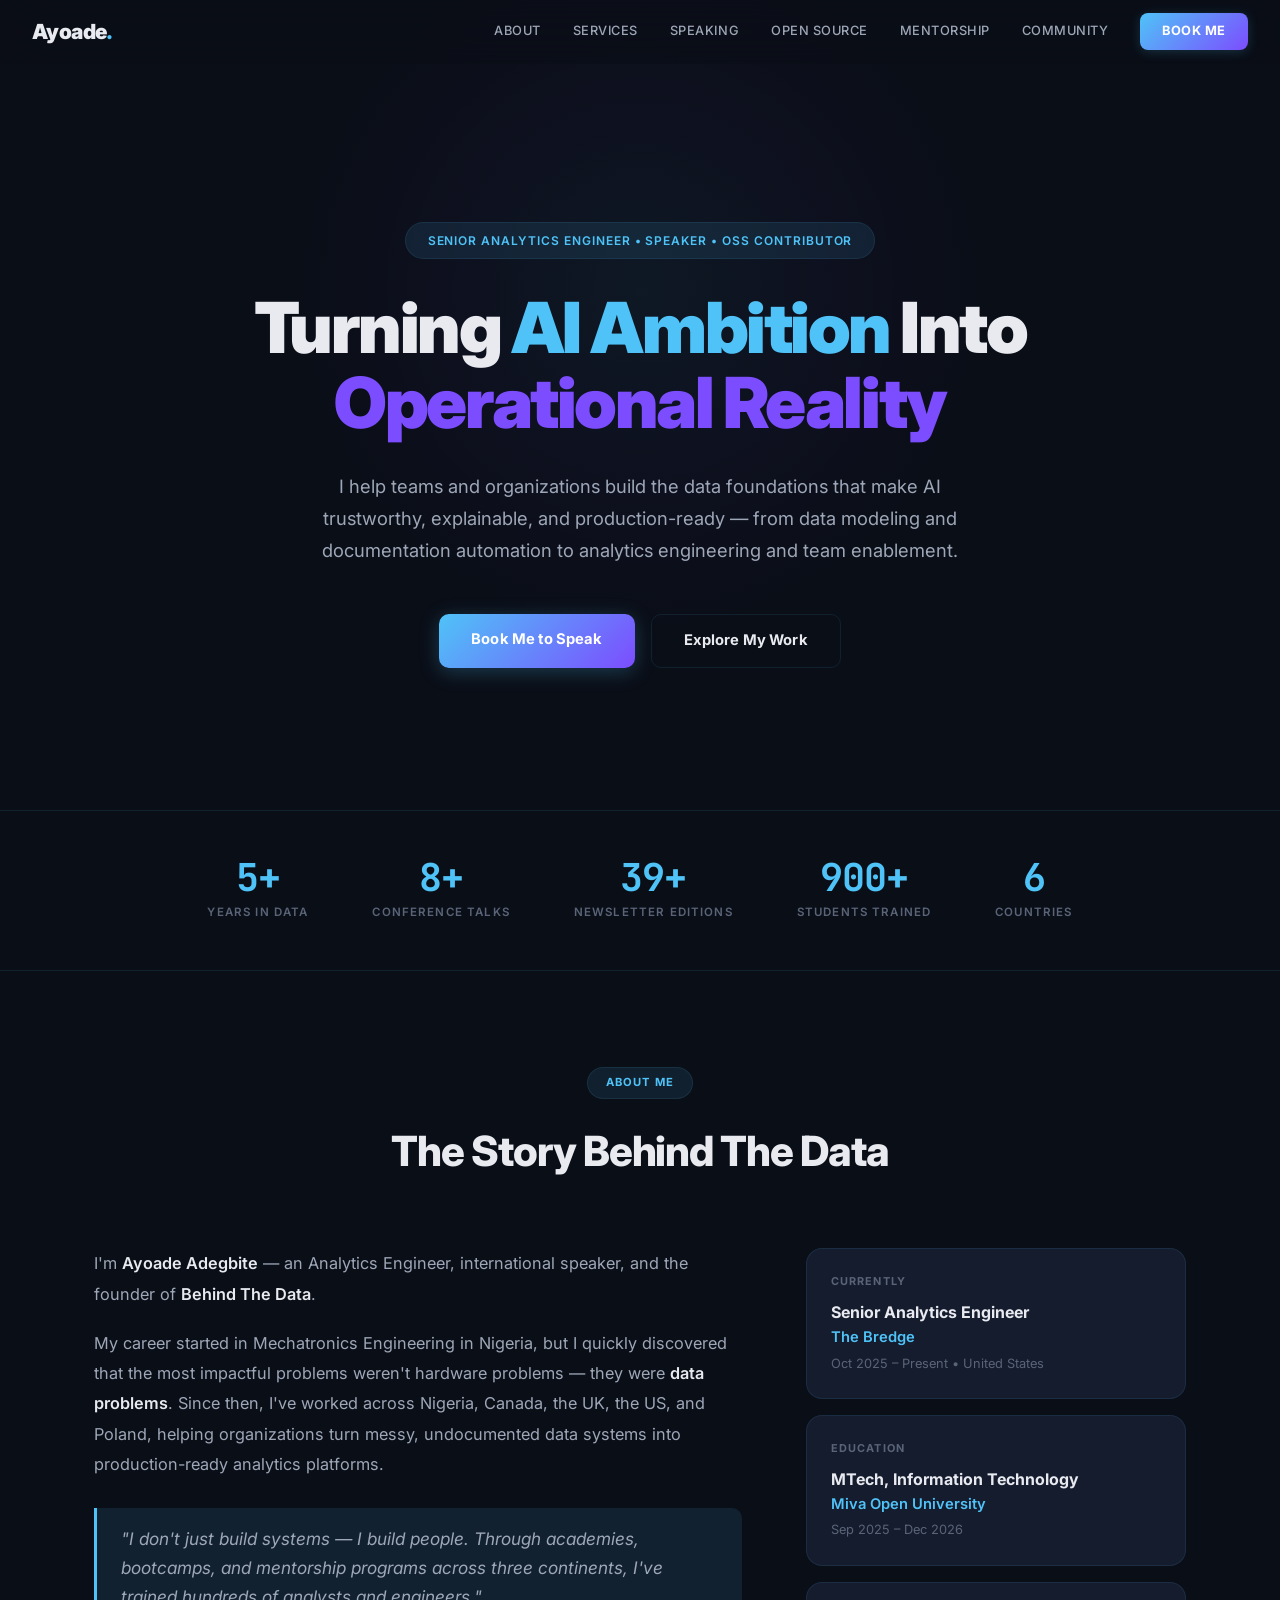
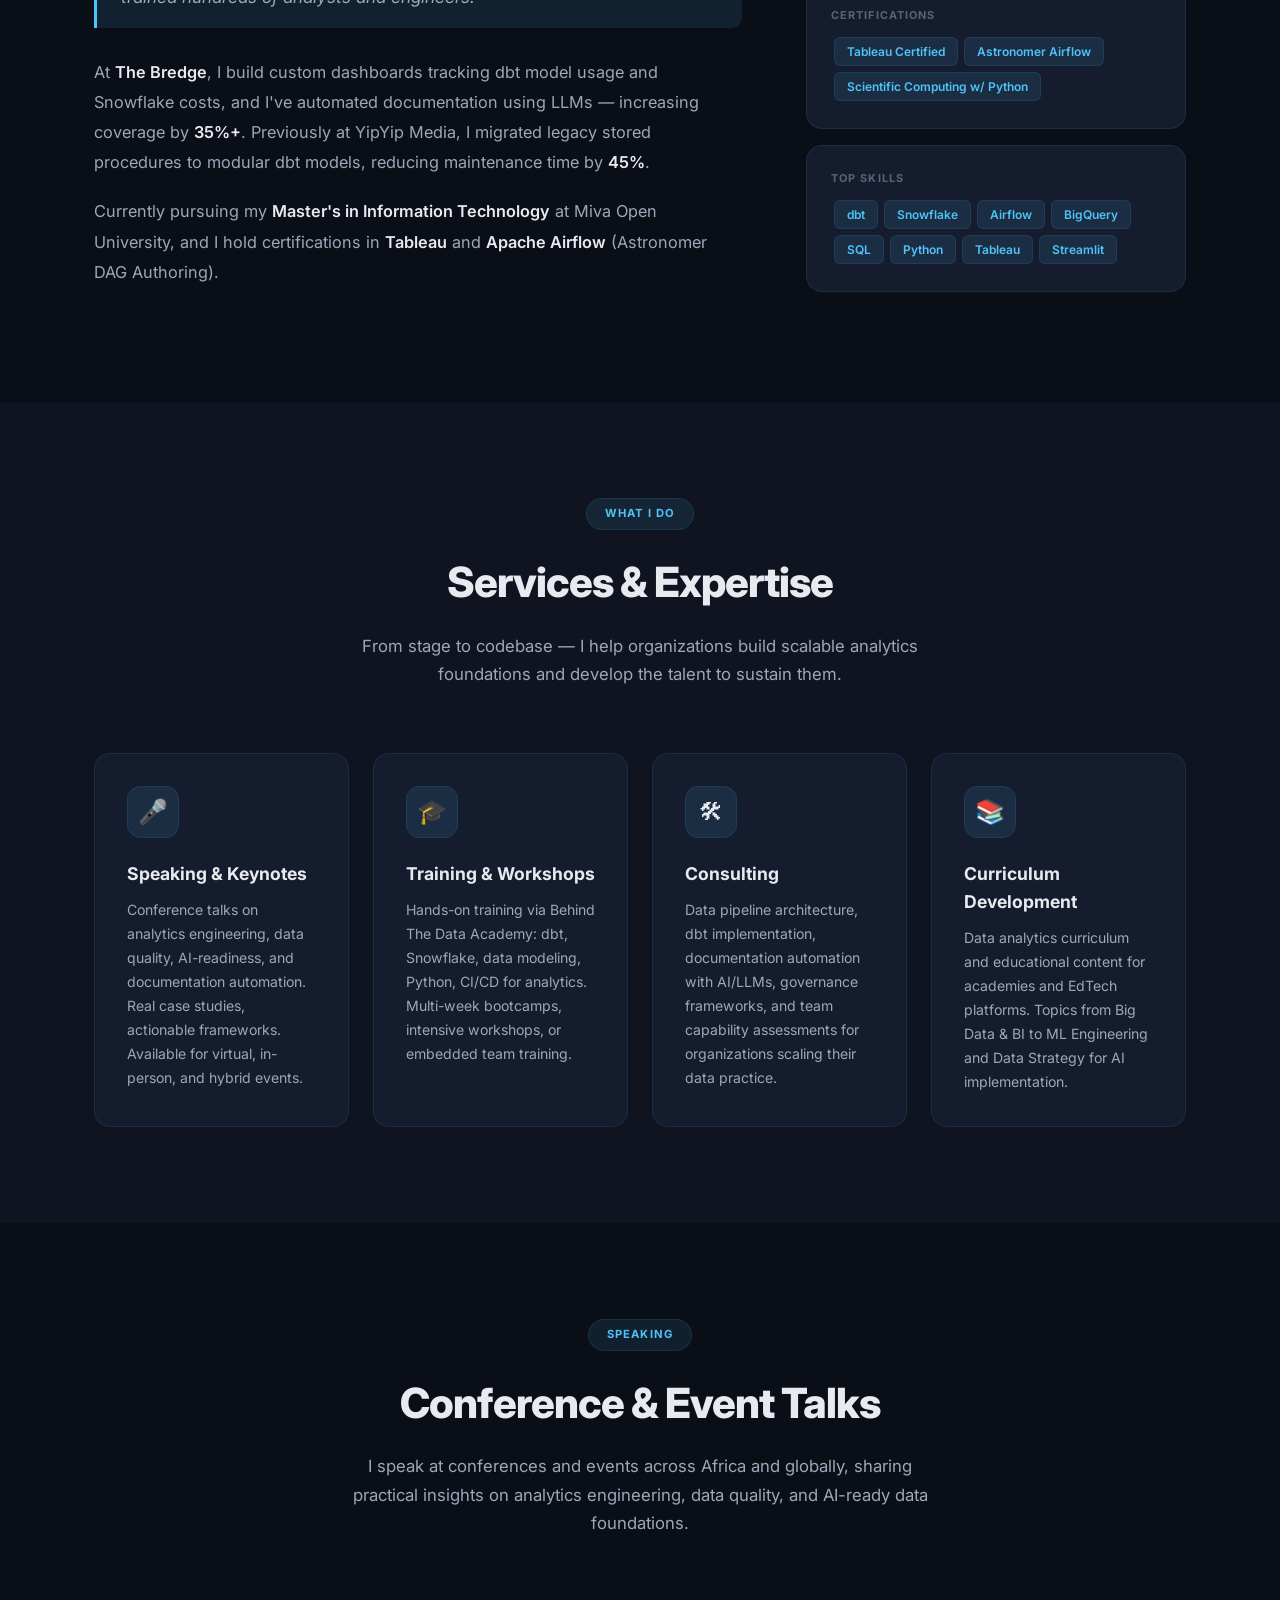
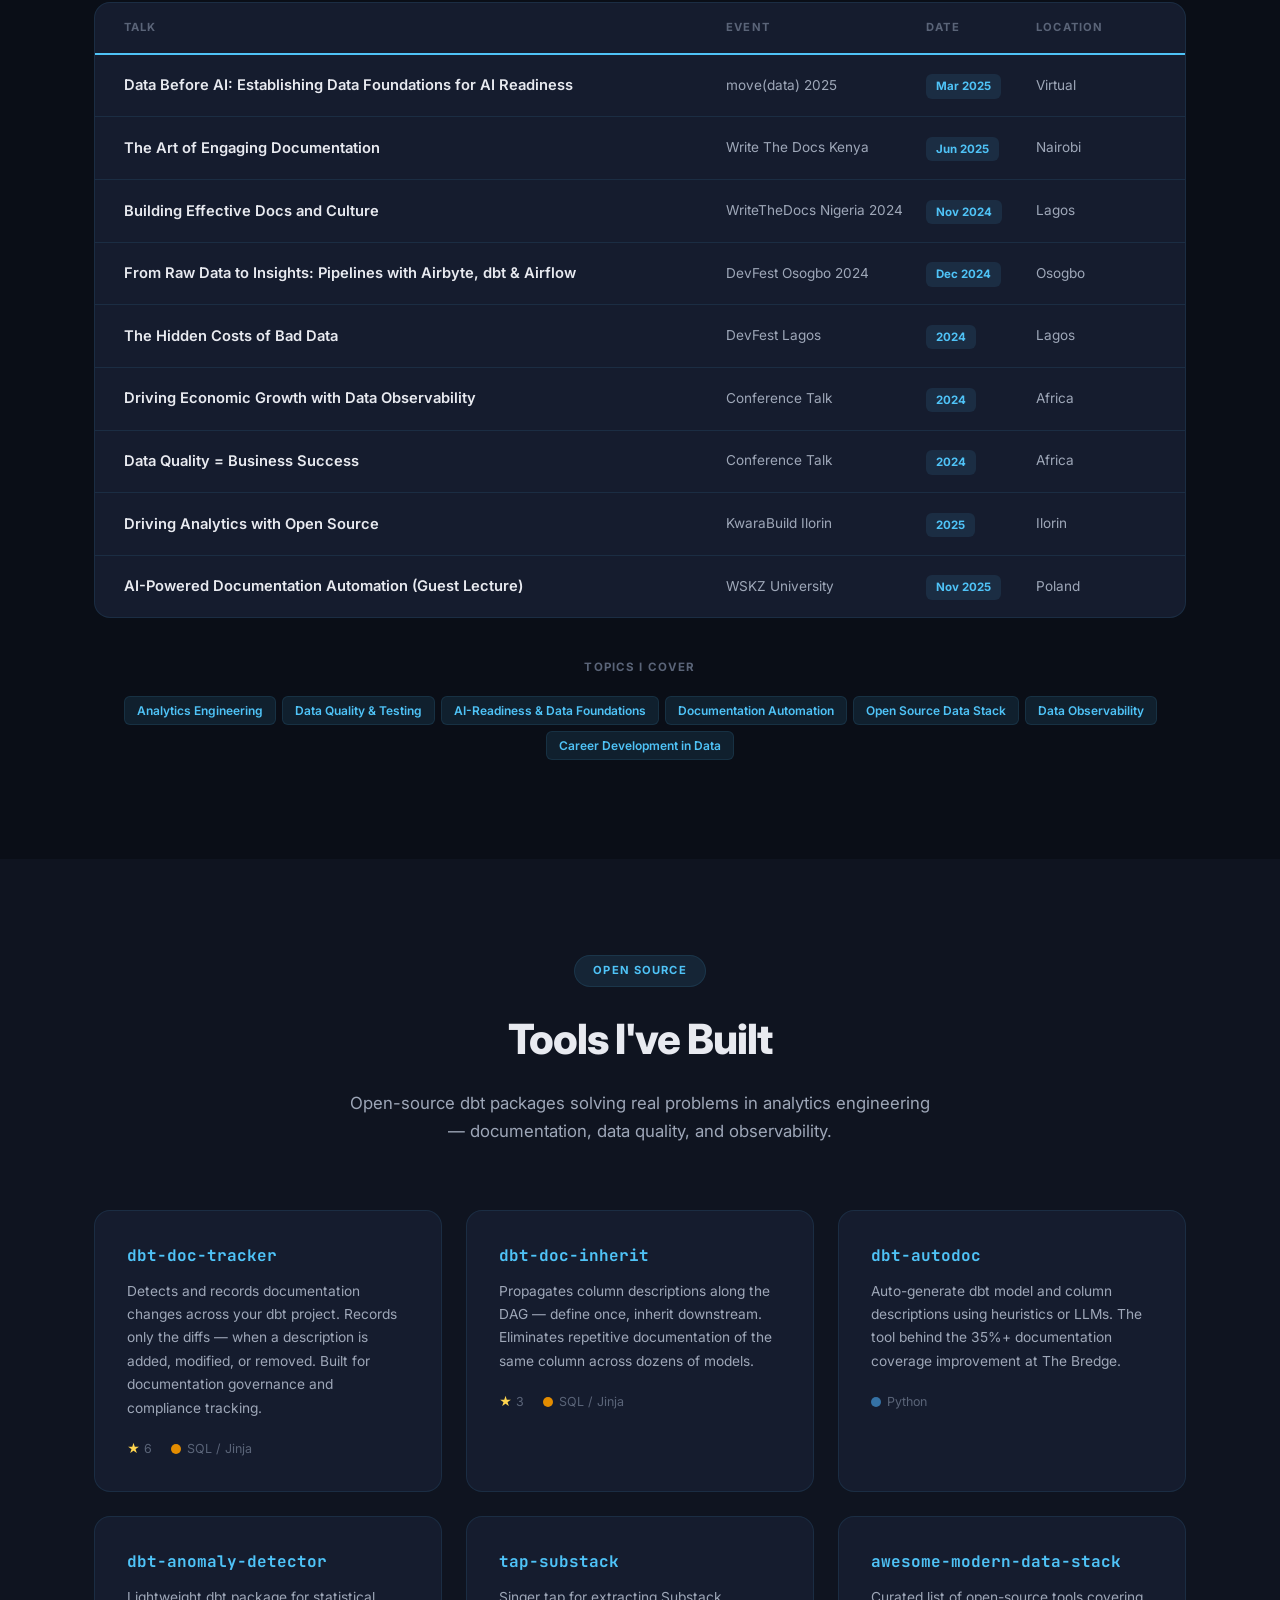
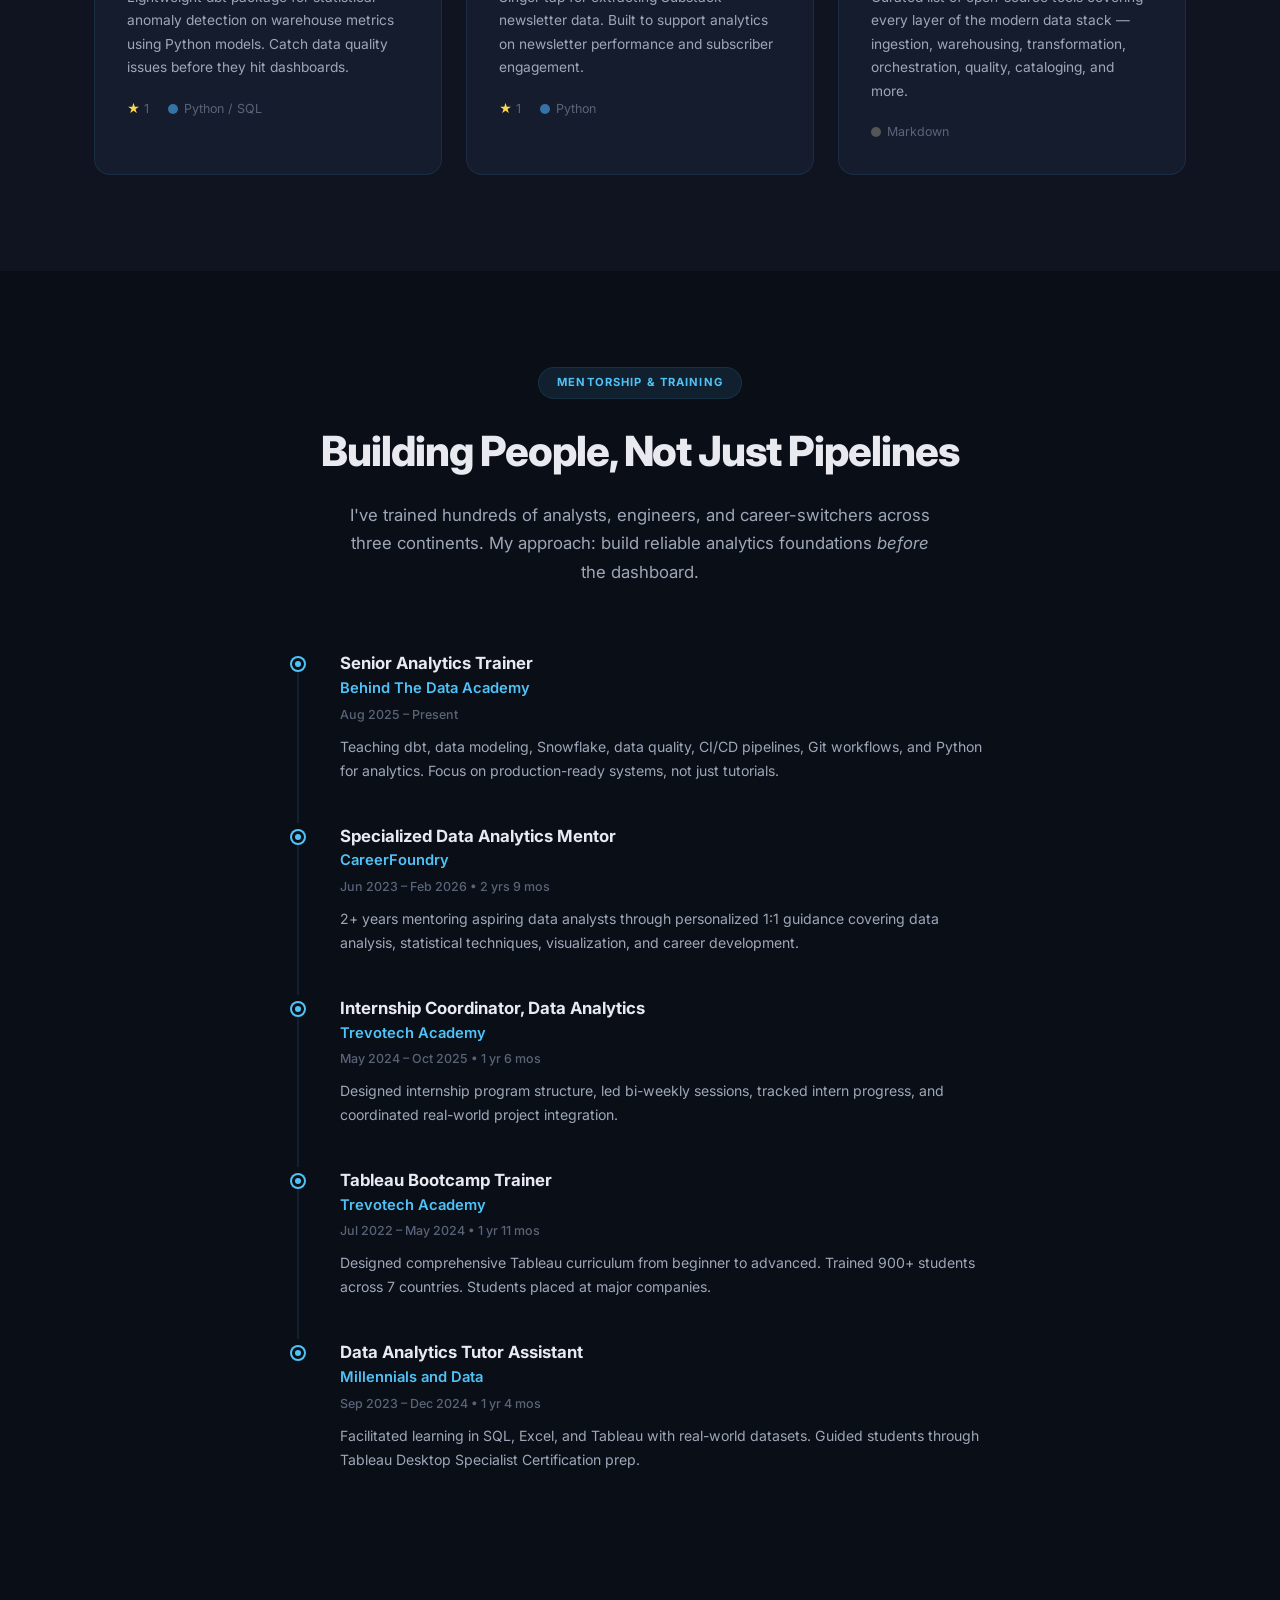
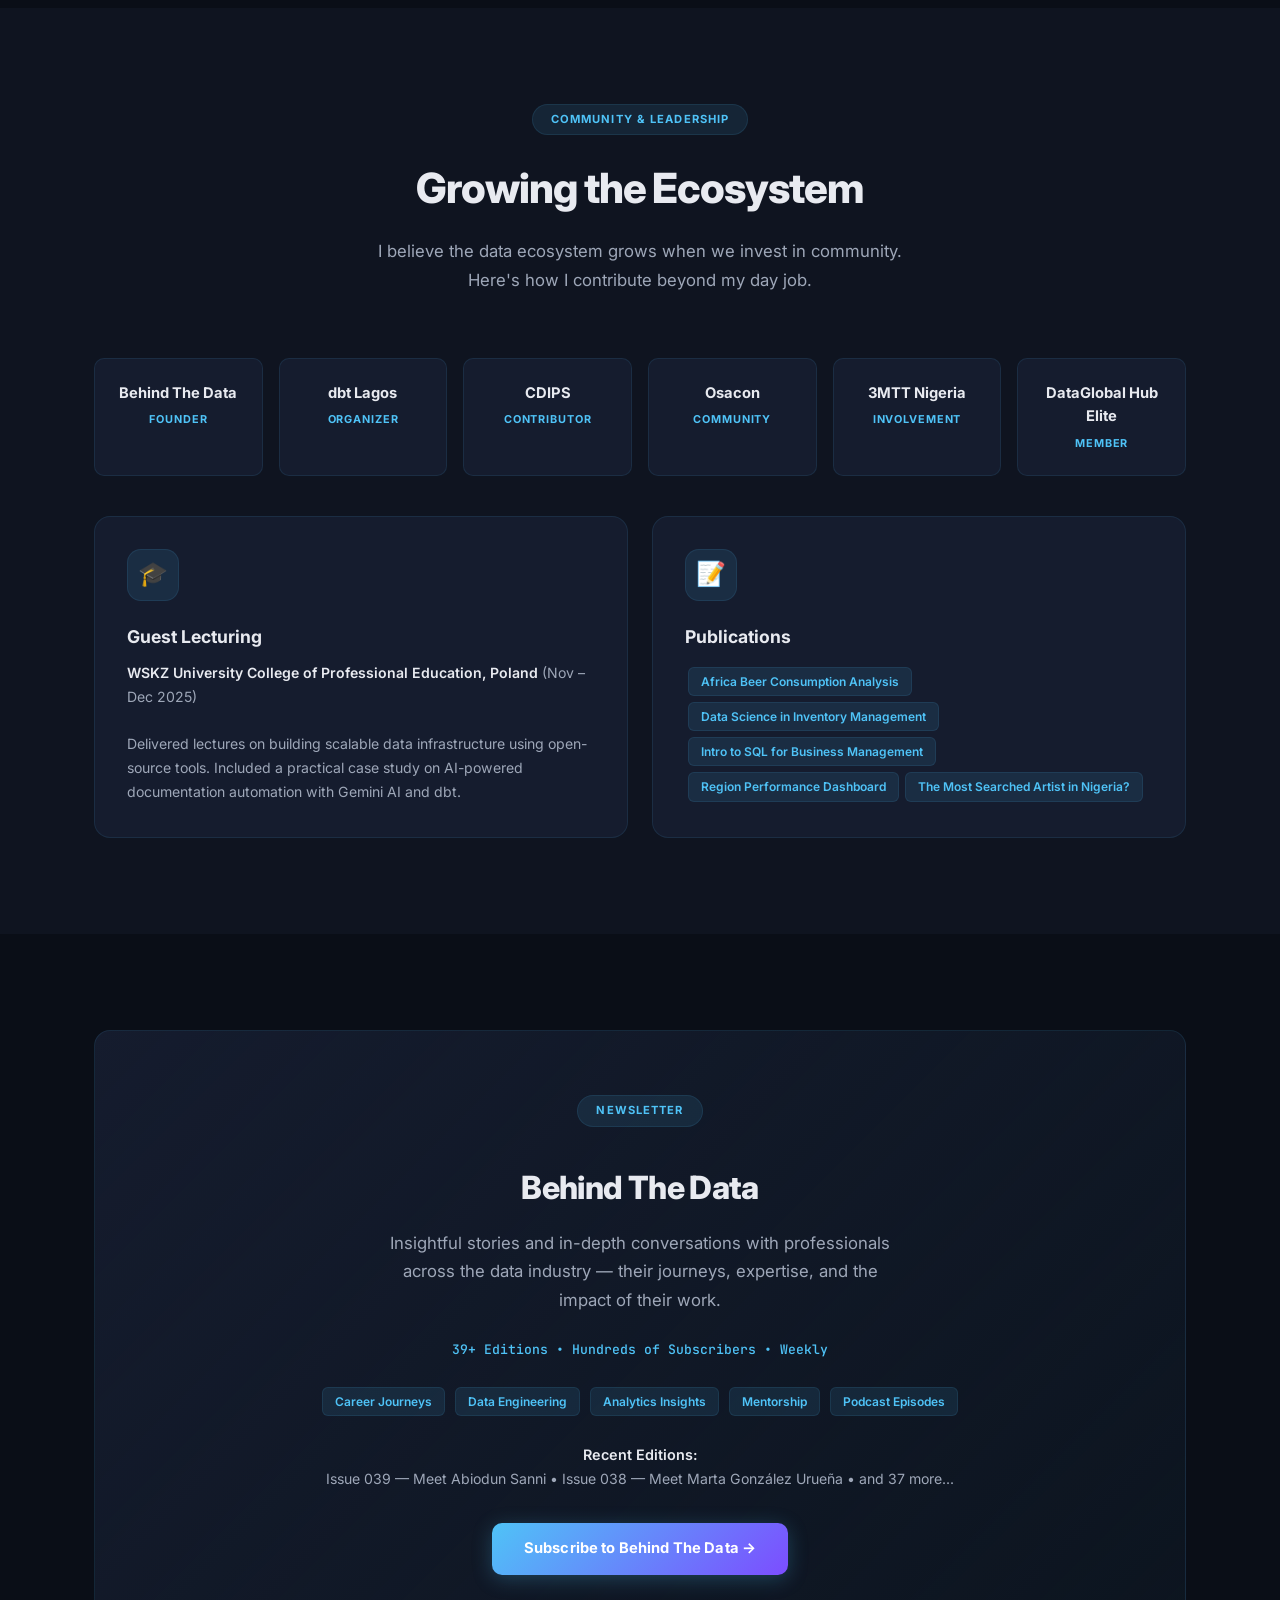
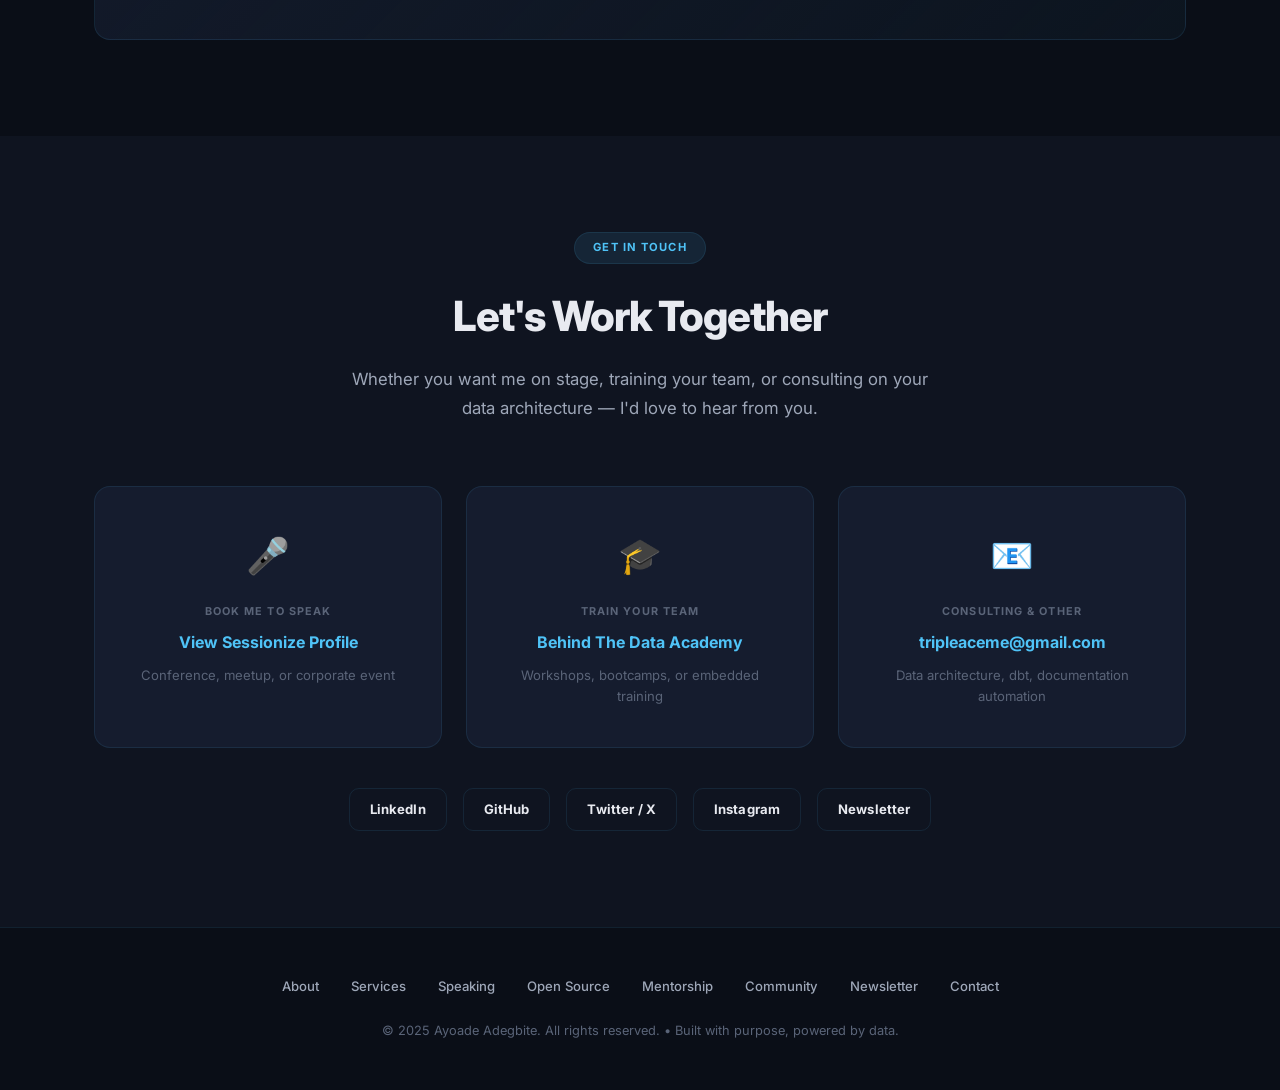
<file: static/index.html>
<!DOCTYPE html>
<html lang="en">
<head>
    <meta charset="UTF-8">
    <meta name="viewport" content="width=device-width, initial-scale=1.0">
    <title>Ayoade Adegbite | Analytics Engineer & Speaker</title>
    <meta name="description" content="Ayoade Adegbite — Senior Analytics Engineer, international speaker, open-source contributor, and founder of Behind The Data.">
    <link rel="preconnect" href="https://fonts.googleapis.com">
    <link rel="preconnect" href="https://fonts.gstatic.com" crossorigin>
    <link href="https://fonts.googleapis.com/css2?family=Inter:wght@300;400;500;600;700;800;900&family=JetBrains+Mono:wght@400;500;700&display=swap" rel="stylesheet">
    <link rel="stylesheet" href="style.css">
</head>
<body>

<!-- ===================== NAVBAR ===================== -->
<nav class="navbar" id="navbar">
    <a href="#" class="nav-logo">Ayoade<span>.</span></a>
    <button class="nav-toggle" id="navToggle" aria-label="Toggle menu">
        <span></span><span></span><span></span>
    </button>
    <div class="nav-links" id="navLinks">
        <a href="#about">About</a>
        <a href="#services">Services</a>
        <a href="#speaking">Speaking</a>
        <a href="#opensource">Open Source</a>
        <a href="#mentorship">Mentorship</a>
        <a href="#community">Community</a>
        <a href="#contact" class="nav-cta">Book Me</a>
    </div>
</nav>

<!-- ===================== HERO ===================== -->
<section class="hero" id="hero">
    <div class="hero-glow"></div>
    <div class="container">
        <div class="hero-badge">Senior Analytics Engineer &bull; Speaker &bull; OSS Contributor</div>
        <h1 class="hero-title">
            Turning <span class="accent">AI Ambition</span> Into<br>
            <span class="accent-purple">Operational Reality</span>
        </h1>
        <p class="hero-subtitle">
            I help teams and organizations build the data foundations that make AI
            trustworthy, explainable, and production-ready &mdash; from data modeling
            and documentation automation to analytics engineering and team enablement.
        </p>
        <div class="hero-buttons">
            <a href="#contact" class="btn btn-primary">Book Me to Speak</a>
            <a href="#about" class="btn btn-outline">Explore My Work</a>
        </div>
    </div>
</section>

<!-- ===================== STATS ===================== -->
<section class="stats-bar">
    <div class="container">
        <div class="stats-grid">
            <div class="stat">
                <div class="stat-number">5+</div>
                <div class="stat-label">Years in Data</div>
            </div>
            <div class="stat">
                <div class="stat-number">8+</div>
                <div class="stat-label">Conference Talks</div>
            </div>
            <div class="stat">
                <div class="stat-number">39+</div>
                <div class="stat-label">Newsletter Editions</div>
            </div>
            <div class="stat">
                <div class="stat-number">900+</div>
                <div class="stat-label">Students Trained</div>
            </div>
            <div class="stat">
                <div class="stat-number">6</div>
                <div class="stat-label">Countries</div>
            </div>
        </div>
    </div>
</section>

<!-- ===================== ABOUT ===================== -->
<section class="section" id="about">
    <div class="container">
        <div class="section-header">
            <span class="section-badge">About Me</span>
            <h2 class="section-title">The Story Behind The Data</h2>
        </div>
        <div class="about-grid">
            <div class="about-text">
                <p>I'm <strong>Ayoade Adegbite</strong> &mdash; an Analytics Engineer, international speaker,
                and the founder of <strong>Behind The Data</strong>.</p>

                <p>My career started in Mechatronics Engineering in Nigeria, but I quickly discovered
                that the most impactful problems weren't hardware problems &mdash; they were
                <strong>data problems</strong>. Since then, I've worked across Nigeria, Canada, the UK,
                the US, and Poland, helping organizations turn messy, undocumented data systems into
                production-ready analytics platforms.</p>

                <blockquote class="about-quote">
                    "I don't just build systems &mdash; I build people. Through academies, bootcamps,
                    and mentorship programs across three continents, I've trained hundreds of analysts
                    and engineers."
                </blockquote>

                <p>At <strong>The Bredge</strong>, I build custom dashboards tracking dbt model usage and
                Snowflake costs, and I've automated documentation using LLMs &mdash; increasing
                coverage by <strong>35%+</strong>. Previously at YipYip Media, I migrated legacy stored
                procedures to modular dbt models, reducing maintenance time by <strong>45%</strong>.</p>

                <p>Currently pursuing my <strong>Master's in Information Technology</strong> at
                Miva Open University, and I hold certifications in <strong>Tableau</strong> and
                <strong>Apache Airflow</strong> (Astronomer DAG Authoring).</p>
            </div>
            <div class="about-sidebar">
                <div class="info-card">
                    <div class="info-card-label">Currently</div>
                    <div class="info-card-title">Senior Analytics Engineer</div>
                    <div class="info-card-org">The Bredge</div>
                    <div class="info-card-meta">Oct 2025 &ndash; Present &bull; United States</div>
                </div>
                <div class="info-card">
                    <div class="info-card-label">Education</div>
                    <div class="info-card-title">MTech, Information Technology</div>
                    <div class="info-card-org">Miva Open University</div>
                    <div class="info-card-meta">Sep 2025 &ndash; Dec 2026</div>
                </div>
                <div class="info-card">
                    <div class="info-card-label">Certifications</div>
                    <div class="info-card-tags">
                        <span class="tag">Tableau Certified</span>
                        <span class="tag">Astronomer Airflow</span>
                        <span class="tag">Scientific Computing w/ Python</span>
                    </div>
                </div>
                <div class="info-card">
                    <div class="info-card-label">Top Skills</div>
                    <div class="info-card-tags">
                        <span class="tag">dbt</span>
                        <span class="tag">Snowflake</span>
                        <span class="tag">Airflow</span>
                        <span class="tag">BigQuery</span>
                        <span class="tag">SQL</span>
                        <span class="tag">Python</span>
                        <span class="tag">Tableau</span>
                        <span class="tag">Streamlit</span>
                    </div>
                </div>
            </div>
        </div>
    </div>
</section>

<!-- ===================== SERVICES ===================== -->
<section class="section section-alt" id="services">
    <div class="container">
        <div class="section-header">
            <span class="section-badge">What I Do</span>
            <h2 class="section-title">Services & Expertise</h2>
            <p class="section-subtitle">
                From stage to codebase &mdash; I help organizations build scalable analytics
                foundations and develop the talent to sustain them.
            </p>
        </div>
        <div class="services-grid">
            <div class="card">
                <div class="card-icon">&#127908;</div>
                <h3 class="card-title">Speaking & Keynotes</h3>
                <p class="card-text">Conference talks on analytics engineering, data quality, AI-readiness,
                and documentation automation. Real case studies, actionable frameworks.
                Available for virtual, in-person, and hybrid events.</p>
            </div>
            <div class="card">
                <div class="card-icon">&#127891;</div>
                <h3 class="card-title">Training & Workshops</h3>
                <p class="card-text">Hands-on training via Behind The Data Academy: dbt, Snowflake,
                data modeling, Python, CI/CD for analytics. Multi-week bootcamps, intensive
                workshops, or embedded team training.</p>
            </div>
            <div class="card">
                <div class="card-icon">&#128736;</div>
                <h3 class="card-title">Consulting</h3>
                <p class="card-text">Data pipeline architecture, dbt implementation, documentation
                automation with AI/LLMs, governance frameworks, and team capability
                assessments for organizations scaling their data practice.</p>
            </div>
            <div class="card">
                <div class="card-icon">&#128218;</div>
                <h3 class="card-title">Curriculum Development</h3>
                <p class="card-text">Data analytics curriculum and educational content for academies
                and EdTech platforms. Topics from Big Data & BI to ML Engineering and
                Data Strategy for AI implementation.</p>
            </div>
        </div>
    </div>
</section>

<!-- ===================== SPEAKING ===================== -->
<section class="section" id="speaking">
    <div class="container">
        <div class="section-header">
            <span class="section-badge">Speaking</span>
            <h2 class="section-title">Conference & Event Talks</h2>
            <p class="section-subtitle">
                I speak at conferences and events across Africa and globally, sharing practical
                insights on analytics engineering, data quality, and AI-ready data foundations.
            </p>
        </div>

        <!-- Desktop table -->
        <div class="talks-table">
            <div class="talks-header">
                <div>Talk</div>
                <div>Event</div>
                <div>Date</div>
                <div>Location</div>
            </div>
            <div class="talk-row">
                <div class="talk-title">Data Before AI: Establishing Data Foundations for AI Readiness</div>
                <div class="talk-event">move(data) 2025</div>
                <div><span class="talk-date">Mar 2025</span></div>
                <div class="talk-location">Virtual</div>
            </div>
            <div class="talk-row">
                <div class="talk-title">The Art of Engaging Documentation</div>
                <div class="talk-event">Write The Docs Kenya</div>
                <div><span class="talk-date">Jun 2025</span></div>
                <div class="talk-location">Nairobi</div>
            </div>
            <div class="talk-row">
                <div class="talk-title">Building Effective Docs and Culture</div>
                <div class="talk-event">WriteTheDocs Nigeria 2024</div>
                <div><span class="talk-date">Nov 2024</span></div>
                <div class="talk-location">Lagos</div>
            </div>
            <div class="talk-row">
                <div class="talk-title">From Raw Data to Insights: Pipelines with Airbyte, dbt & Airflow</div>
                <div class="talk-event">DevFest Osogbo 2024</div>
                <div><span class="talk-date">Dec 2024</span></div>
                <div class="talk-location">Osogbo</div>
            </div>
            <div class="talk-row">
                <div class="talk-title">The Hidden Costs of Bad Data</div>
                <div class="talk-event">DevFest Lagos</div>
                <div><span class="talk-date">2024</span></div>
                <div class="talk-location">Lagos</div>
            </div>
            <div class="talk-row">
                <div class="talk-title">Driving Economic Growth with Data Observability</div>
                <div class="talk-event">Conference Talk</div>
                <div><span class="talk-date">2024</span></div>
                <div class="talk-location">Africa</div>
            </div>
            <div class="talk-row">
                <div class="talk-title">Data Quality = Business Success</div>
                <div class="talk-event">Conference Talk</div>
                <div><span class="talk-date">2024</span></div>
                <div class="talk-location">Africa</div>
            </div>
            <div class="talk-row">
                <div class="talk-title">Driving Analytics with Open Source</div>
                <div class="talk-event">KwaraBuild Ilorin</div>
                <div><span class="talk-date">2025</span></div>
                <div class="talk-location">Ilorin</div>
            </div>
            <div class="talk-row">
                <div class="talk-title">AI-Powered Documentation Automation (Guest Lecture)</div>
                <div class="talk-event">WSKZ University</div>
                <div><span class="talk-date">Nov 2025</span></div>
                <div class="talk-location">Poland</div>
            </div>
        </div>

        <div class="topics-bar">
            <div class="topics-label">Topics I Cover</div>
            <div class="topics-tags">
                <span class="tag">Analytics Engineering</span>
                <span class="tag">Data Quality & Testing</span>
                <span class="tag">AI-Readiness & Data Foundations</span>
                <span class="tag">Documentation Automation</span>
                <span class="tag">Open Source Data Stack</span>
                <span class="tag">Data Observability</span>
                <span class="tag">Career Development in Data</span>
            </div>
        </div>
    </div>
</section>

<!-- ===================== OPEN SOURCE ===================== -->
<section class="section section-alt" id="opensource">
    <div class="container">
        <div class="section-header">
            <span class="section-badge">Open Source</span>
            <h2 class="section-title">Tools I've Built</h2>
            <p class="section-subtitle">
                Open-source dbt packages solving real problems in analytics engineering &mdash;
                documentation, data quality, and observability.
            </p>
        </div>
        <div class="repos-grid">
            <a href="https://github.com/tripleaceme/dbt-doc-tracker" target="_blank" class="repo-card">
                <div class="repo-name">dbt-doc-tracker</div>
                <p class="repo-desc">Detects and records documentation changes across your dbt project.
                Records only the diffs &mdash; when a description is added, modified, or removed.
                Built for documentation governance and compliance tracking.</p>
                <div class="repo-meta">
                    <span class="repo-stat"><span class="star">&#9733;</span> 6</span>
                    <span class="repo-lang"><span class="lang-dot sql"></span>SQL / Jinja</span>
                </div>
            </a>
            <a href="https://github.com/tripleaceme/dbt-doc-inherit" target="_blank" class="repo-card">
                <div class="repo-name">dbt-doc-inherit</div>
                <p class="repo-desc">Propagates column descriptions along the DAG &mdash; define once,
                inherit downstream. Eliminates repetitive documentation of the same column
                across dozens of models.</p>
                <div class="repo-meta">
                    <span class="repo-stat"><span class="star">&#9733;</span> 3</span>
                    <span class="repo-lang"><span class="lang-dot sql"></span>SQL / Jinja</span>
                </div>
            </a>
            <a href="https://github.com/tripleaceme/dbt-autodoc" target="_blank" class="repo-card">
                <div class="repo-name">dbt-autodoc</div>
                <p class="repo-desc">Auto-generate dbt model and column descriptions using heuristics
                or LLMs. The tool behind the 35%+ documentation coverage improvement
                at The Bredge.</p>
                <div class="repo-meta">
                    <span class="repo-lang"><span class="lang-dot py"></span>Python</span>
                </div>
            </a>
            <a href="https://github.com/tripleaceme/dbt-anomaly-detector" target="_blank" class="repo-card">
                <div class="repo-name">dbt-anomaly-detector</div>
                <p class="repo-desc">Lightweight dbt package for statistical anomaly detection on
                warehouse metrics using Python models. Catch data quality issues before
                they hit dashboards.</p>
                <div class="repo-meta">
                    <span class="repo-stat"><span class="star">&#9733;</span> 1</span>
                    <span class="repo-lang"><span class="lang-dot py"></span>Python / SQL</span>
                </div>
            </a>
            <a href="https://github.com/tripleaceme/tap-substack" target="_blank" class="repo-card">
                <div class="repo-name">tap-substack</div>
                <p class="repo-desc">Singer tap for extracting Substack newsletter data. Built to
                support analytics on newsletter performance and subscriber engagement.</p>
                <div class="repo-meta">
                    <span class="repo-stat"><span class="star">&#9733;</span> 1</span>
                    <span class="repo-lang"><span class="lang-dot py"></span>Python</span>
                </div>
            </a>
            <a href="https://github.com/tripleaceme/awesome-modern-data-stack" target="_blank" class="repo-card">
                <div class="repo-name">awesome-modern-data-stack</div>
                <p class="repo-desc">Curated list of open-source tools covering every layer of the modern
                data stack &mdash; ingestion, warehousing, transformation, orchestration,
                quality, cataloging, and more.</p>
                <div class="repo-meta">
                    <span class="repo-lang"><span class="lang-dot md"></span>Markdown</span>
                </div>
            </a>
        </div>
    </div>
</section>

<!-- ===================== MENTORSHIP ===================== -->
<section class="section" id="mentorship">
    <div class="container">
        <div class="section-header">
            <span class="section-badge">Mentorship & Training</span>
            <h2 class="section-title">Building People, Not Just Pipelines</h2>
            <p class="section-subtitle">
                I've trained hundreds of analysts, engineers, and career-switchers across
                three continents. My approach: build reliable analytics foundations
                <em>before</em> the dashboard.
            </p>
        </div>
        <div class="timeline">
            <div class="timeline-item">
                <div class="timeline-dot"></div>
                <div class="timeline-content">
                    <div class="timeline-role">Senior Analytics Trainer</div>
                    <div class="timeline-org">Behind The Data Academy</div>
                    <div class="timeline-date">Aug 2025 &ndash; Present</div>
                    <p class="timeline-desc">Teaching dbt, data modeling, Snowflake, data quality,
                    CI/CD pipelines, Git workflows, and Python for analytics. Focus on
                    production-ready systems, not just tutorials.</p>
                </div>
            </div>
            <div class="timeline-item">
                <div class="timeline-dot"></div>
                <div class="timeline-content">
                    <div class="timeline-role">Specialized Data Analytics Mentor</div>
                    <div class="timeline-org">CareerFoundry</div>
                    <div class="timeline-date">Jun 2023 &ndash; Feb 2026 &bull; 2 yrs 9 mos</div>
                    <p class="timeline-desc">2+ years mentoring aspiring data analysts through personalized
                    1:1 guidance covering data analysis, statistical techniques, visualization,
                    and career development.</p>
                </div>
            </div>
            <div class="timeline-item">
                <div class="timeline-dot"></div>
                <div class="timeline-content">
                    <div class="timeline-role">Internship Coordinator, Data Analytics</div>
                    <div class="timeline-org">Trevotech Academy</div>
                    <div class="timeline-date">May 2024 &ndash; Oct 2025 &bull; 1 yr 6 mos</div>
                    <p class="timeline-desc">Designed internship program structure, led bi-weekly sessions,
                    tracked intern progress, and coordinated real-world project integration.</p>
                </div>
            </div>
            <div class="timeline-item">
                <div class="timeline-dot"></div>
                <div class="timeline-content">
                    <div class="timeline-role">Tableau Bootcamp Trainer</div>
                    <div class="timeline-org">Trevotech Academy</div>
                    <div class="timeline-date">Jul 2022 &ndash; May 2024 &bull; 1 yr 11 mos</div>
                    <p class="timeline-desc">Designed comprehensive Tableau curriculum from beginner to advanced.
                    Trained 900+ students across 7 countries. Students placed at major companies.</p>
                </div>
            </div>
            <div class="timeline-item">
                <div class="timeline-dot"></div>
                <div class="timeline-content">
                    <div class="timeline-role">Data Analytics Tutor Assistant</div>
                    <div class="timeline-org">Millennials and Data</div>
                    <div class="timeline-date">Sep 2023 &ndash; Dec 2024 &bull; 1 yr 4 mos</div>
                    <p class="timeline-desc">Facilitated learning in SQL, Excel, and Tableau with real-world
                    datasets. Guided students through Tableau Desktop Specialist Certification prep.</p>
                </div>
            </div>
        </div>
    </div>
</section>

<!-- ===================== COMMUNITY ===================== -->
<section class="section section-alt" id="community">
    <div class="container">
        <div class="section-header">
            <span class="section-badge">Community & Leadership</span>
            <h2 class="section-title">Growing the Ecosystem</h2>
            <p class="section-subtitle">
                I believe the data ecosystem grows when we invest in community.
                Here's how I contribute beyond my day job.
            </p>
        </div>
        <div class="community-grid">
            <div class="community-badge">
                <div class="community-name">Behind The Data</div>
                <div class="community-role">Founder</div>
            </div>
            <div class="community-badge">
                <div class="community-name">dbt Lagos</div>
                <div class="community-role">Organizer</div>
            </div>
            <div class="community-badge">
                <div class="community-name">CDIPS</div>
                <div class="community-role">Contributor</div>
            </div>
            <div class="community-badge">
                <div class="community-name">Osacon</div>
                <div class="community-role">Community</div>
            </div>
            <div class="community-badge">
                <div class="community-name">3MTT Nigeria</div>
                <div class="community-role">Involvement</div>
            </div>
            <div class="community-badge">
                <div class="community-name">DataGlobal Hub Elite</div>
                <div class="community-role">Member</div>
            </div>
        </div>

        <div class="community-cards">
            <div class="card">
                <div class="card-icon">&#127891;</div>
                <h3 class="card-title">Guest Lecturing</h3>
                <p class="card-text">
                    <strong>WSKZ University College of Professional Education, Poland</strong>
                    (Nov &ndash; Dec 2025)<br><br>
                    Delivered lectures on building scalable data infrastructure using open-source tools.
                    Included a practical case study on AI-powered documentation automation with
                    Gemini AI and dbt.
                </p>
            </div>
            <div class="card">
                <div class="card-icon">&#128221;</div>
                <h3 class="card-title">Publications</h3>
                <div class="info-card-tags" style="margin-top: 0.8rem;">
                    <span class="tag">Africa Beer Consumption Analysis</span>
                    <span class="tag">Data Science in Inventory Management</span>
                    <span class="tag">Intro to SQL for Business Management</span>
                    <span class="tag">Region Performance Dashboard</span>
                    <span class="tag">The Most Searched Artist in Nigeria?</span>
                </div>
            </div>
        </div>
    </div>
</section>

<!-- ===================== NEWSLETTER ===================== -->
<section class="section" id="newsletter">
    <div class="container">
        <div class="newsletter-box">
            <span class="section-badge">Newsletter</span>
            <h2 class="newsletter-title">Behind The Data</h2>
            <p class="newsletter-desc">
                Insightful stories and in-depth conversations with professionals across the
                data industry &mdash; their journeys, expertise, and the impact of their work.
            </p>
            <div class="newsletter-stat">39+ Editions &bull; Hundreds of Subscribers &bull; Weekly</div>
            <div class="newsletter-tags">
                <span class="tag">Career Journeys</span>
                <span class="tag">Data Engineering</span>
                <span class="tag">Analytics Insights</span>
                <span class="tag">Mentorship</span>
                <span class="tag">Podcast Episodes</span>
            </div>
            <div class="newsletter-recent">
                <strong>Recent Editions:</strong><br>
                Issue 039 &mdash; Meet Abiodun Sanni &bull;
                Issue 038 &mdash; Meet Marta Gonz&aacute;lez Urue&ntilde;a &bull;
                and 37 more...
            </div>
            <a href="https://behindthedata.substack.com" target="_blank" class="btn btn-primary">
                Subscribe to Behind The Data &rarr;
            </a>
        </div>
    </div>
</section>

<!-- ===================== CONTACT ===================== -->
<section class="section section-alt" id="contact">
    <div class="container">
        <div class="section-header">
            <span class="section-badge">Get In Touch</span>
            <h2 class="section-title">Let's Work Together</h2>
            <p class="section-subtitle">
                Whether you want me on stage, training your team, or consulting on your
                data architecture &mdash; I'd love to hear from you.
            </p>
        </div>
        <div class="contact-grid">
            <a href="https://sessionize.com/ayoade" target="_blank" class="contact-card">
                <div class="contact-icon">&#127908;</div>
                <div class="contact-label">Book Me to Speak</div>
                <div class="contact-value">View Sessionize Profile</div>
                <div class="contact-meta">Conference, meetup, or corporate event</div>
            </a>
            <a href="https://academy.behindthedata.tech" target="_blank" class="contact-card">
                <div class="contact-icon">&#127891;</div>
                <div class="contact-label">Train Your Team</div>
                <div class="contact-value">Behind The Data Academy</div>
                <div class="contact-meta">Workshops, bootcamps, or embedded training</div>
            </a>
            <a href="mailto:tripleaceme@gmail.com" class="contact-card">
                <div class="contact-icon">&#128231;</div>
                <div class="contact-label">Consulting & Other</div>
                <div class="contact-value">tripleaceme@gmail.com</div>
                <div class="contact-meta">Data architecture, dbt, documentation automation</div>
            </a>
        </div>
        <div class="social-links">
            <a href="https://www.linkedin.com/in/tripleaceme" target="_blank" class="btn btn-outline btn-sm">LinkedIn</a>
            <a href="https://github.com/tripleaceme" target="_blank" class="btn btn-outline btn-sm">GitHub</a>
            <a href="https://twitter.com/abel_analytics" target="_blank" class="btn btn-outline btn-sm">Twitter / X</a>
            <a href="https://instagram.com/abel_analytics" target="_blank" class="btn btn-outline btn-sm">Instagram</a>
            <a href="https://behindthedata.substack.com" target="_blank" class="btn btn-outline btn-sm">Newsletter</a>
        </div>
    </div>
</section>

<!-- ===================== FOOTER ===================== -->
<footer class="footer">
    <div class="container">
        <div class="footer-links">
            <a href="#about">About</a>
            <a href="#services">Services</a>
            <a href="#speaking">Speaking</a>
            <a href="#opensource">Open Source</a>
            <a href="#mentorship">Mentorship</a>
            <a href="#community">Community</a>
            <a href="#newsletter">Newsletter</a>
            <a href="#contact">Contact</a>
        </div>
        <div class="footer-text">
            &copy; 2025 Ayoade Adegbite. All rights reserved. &bull;
            Built with purpose, powered by data.
        </div>
    </div>
</footer>

<script>
// Navbar scroll effect
const navbar = document.getElementById('navbar');
window.addEventListener('scroll', () => {
    navbar.classList.toggle('scrolled', window.scrollY > 50);
});

// Mobile toggle
const toggle = document.getElementById('navToggle');
const links = document.getElementById('navLinks');
toggle.addEventListener('click', () => {
    links.classList.toggle('open');
    toggle.classList.toggle('active');
});

// Close mobile menu on link click
links.querySelectorAll('a').forEach(a => {
    a.addEventListener('click', () => {
        links.classList.remove('open');
        toggle.classList.remove('active');
    });
});

// Smooth scroll
document.querySelectorAll('a[href^="#"]').forEach(anchor => {
    anchor.addEventListener('click', function (e) {
        e.preventDefault();
        const target = document.querySelector(this.getAttribute('href'));
        if (target) {
            const offset = 80;
            const top = target.getBoundingClientRect().top + window.pageYOffset - offset;
            window.scrollTo({ top, behavior: 'smooth' });
        }
    });
});

// Intersection Observer for fade-in
const observer = new IntersectionObserver((entries) => {
    entries.forEach(entry => {
        if (entry.isIntersecting) {
            entry.target.classList.add('visible');
        }
    });
}, { threshold: 0.1, rootMargin: '0px 0px -50px 0px' });

document.querySelectorAll('.card, .repo-card, .timeline-item, .contact-card, .community-badge, .stat, .info-card').forEach(el => {
    el.classList.add('fade-in');
    observer.observe(el);
});
</script>
</body>
</html>
</file>
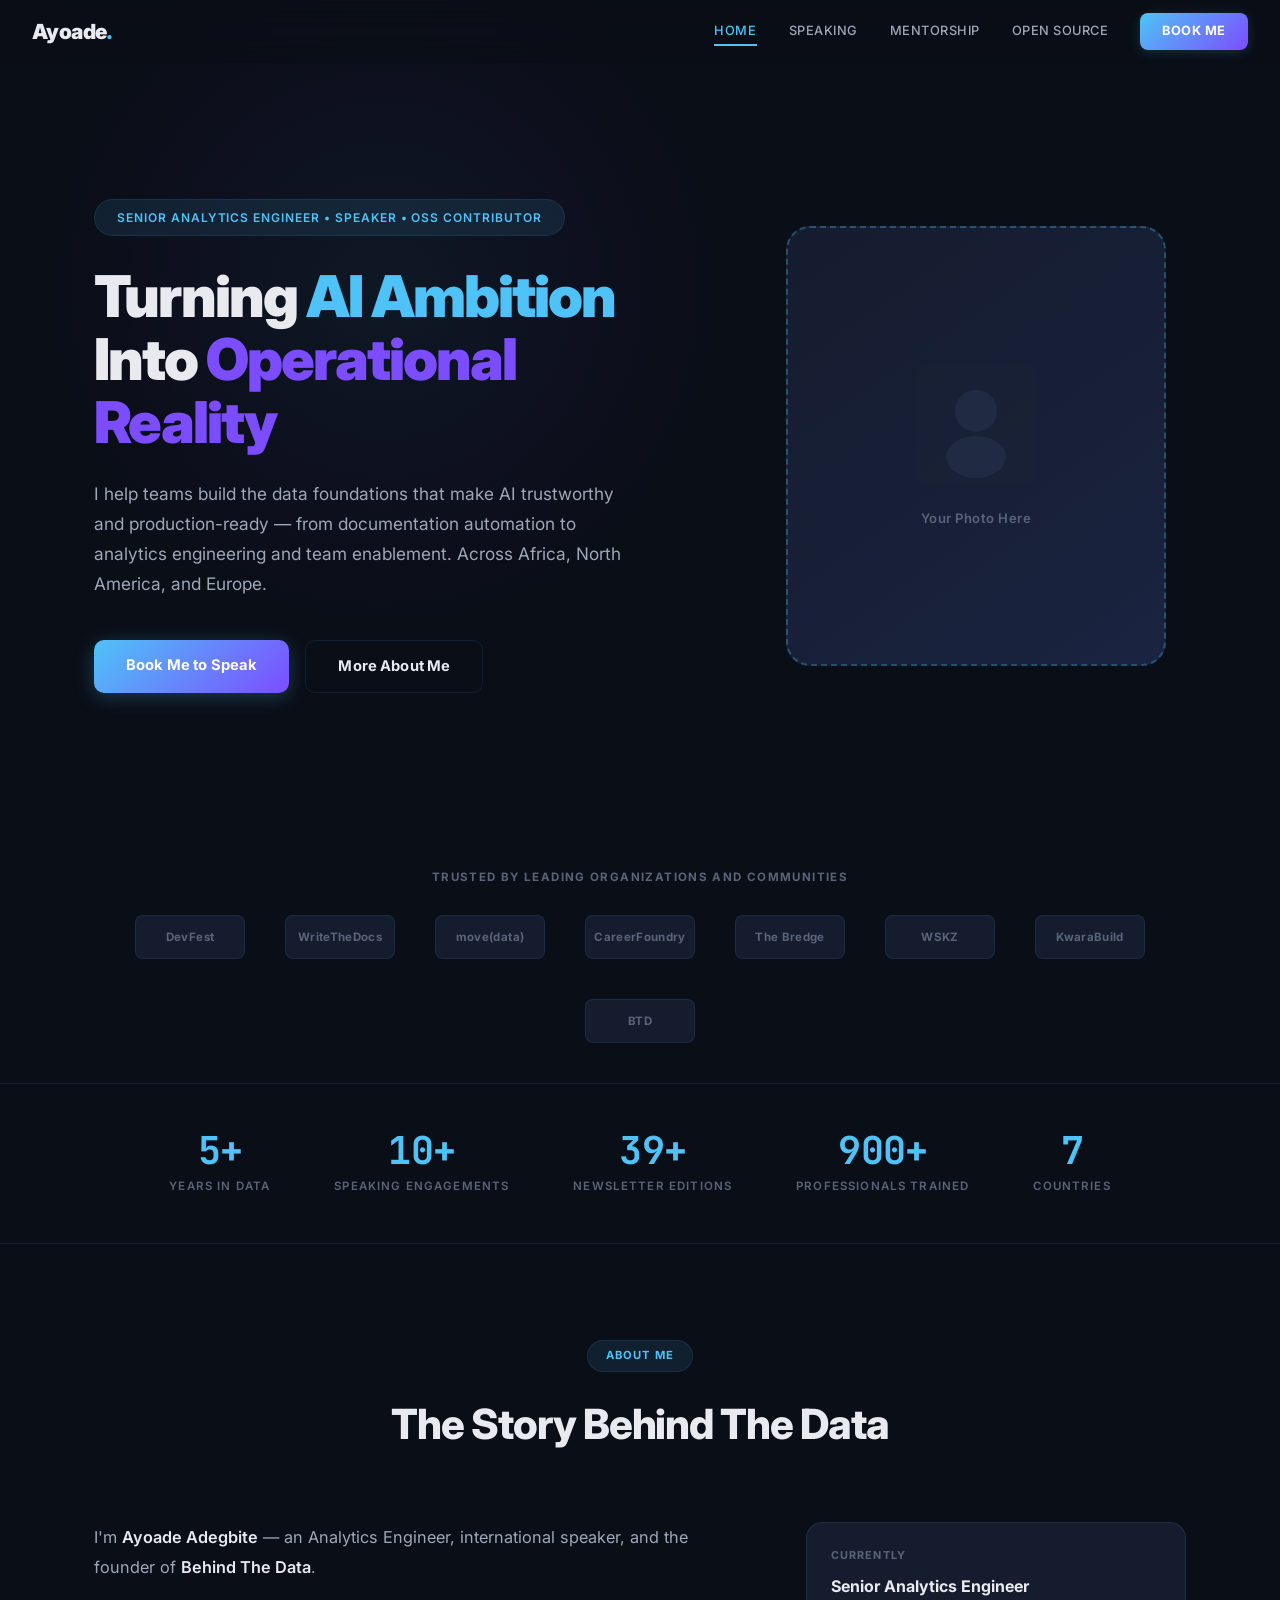
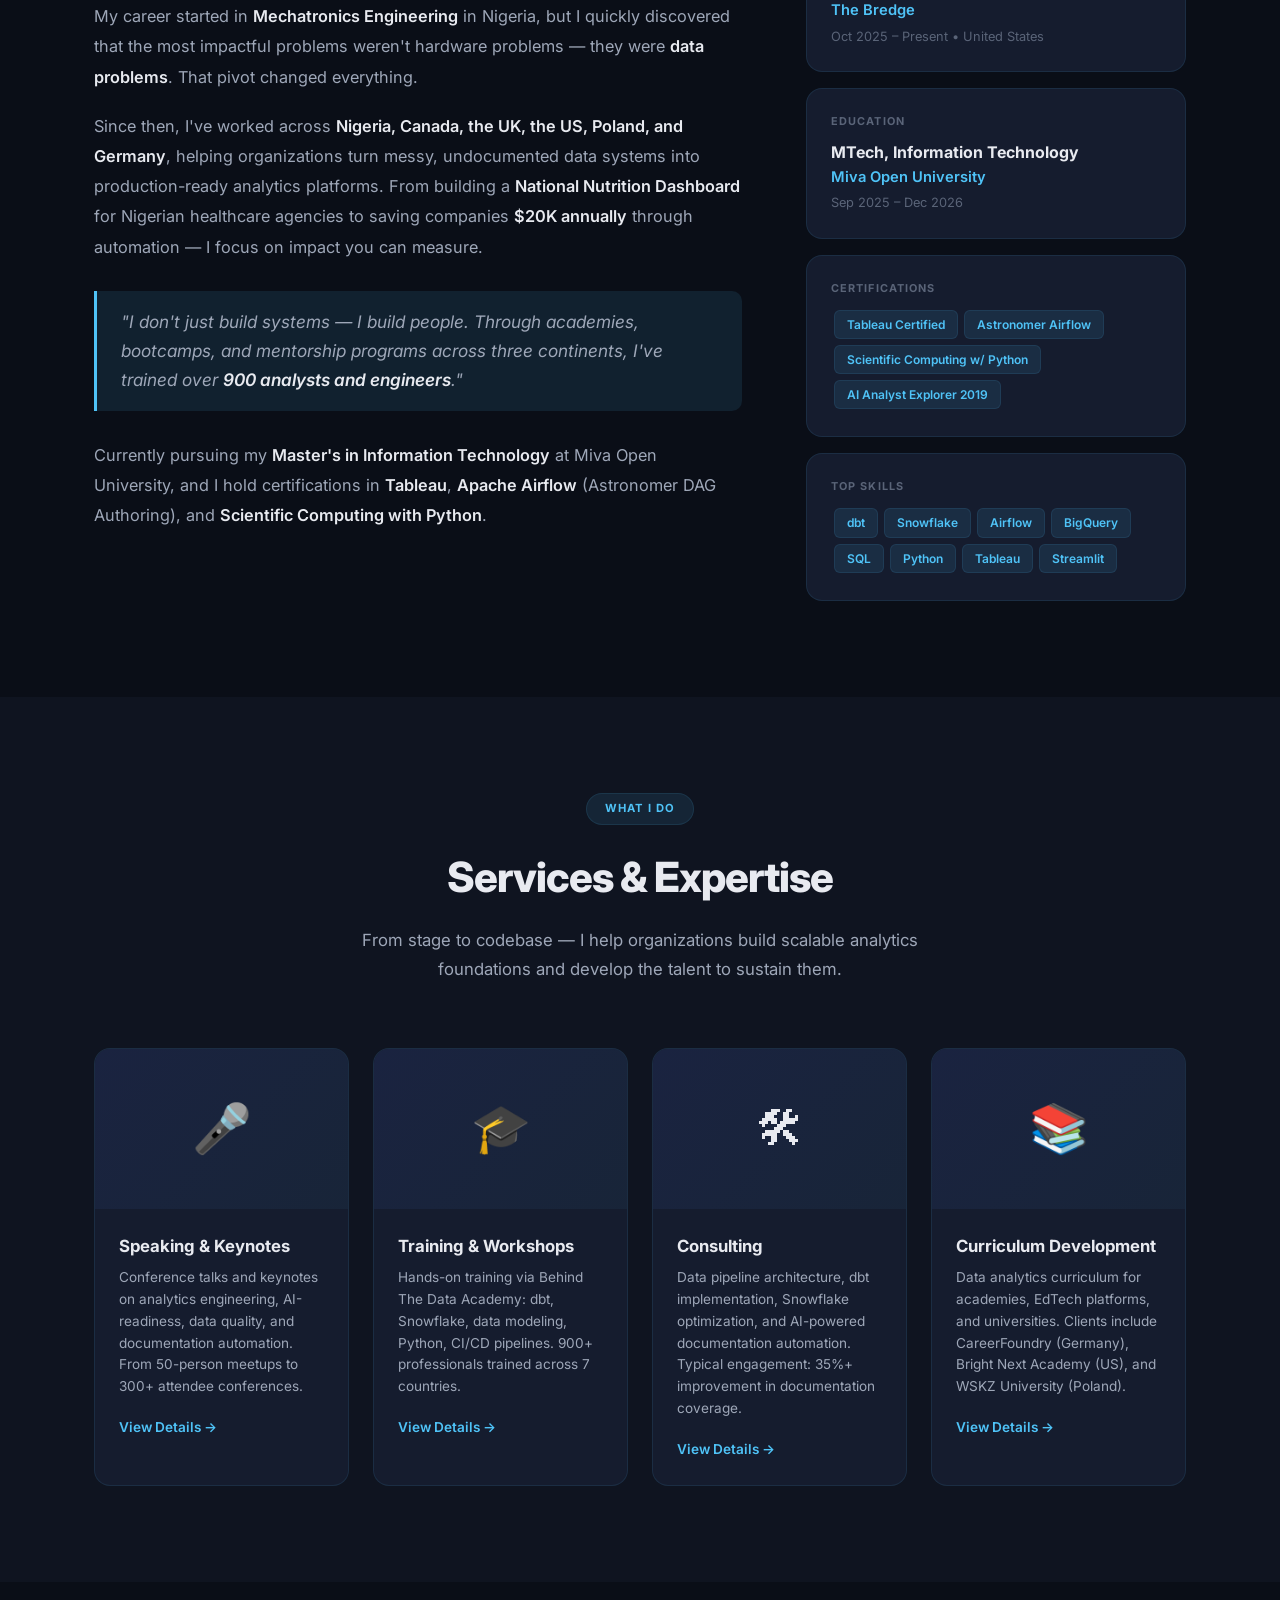
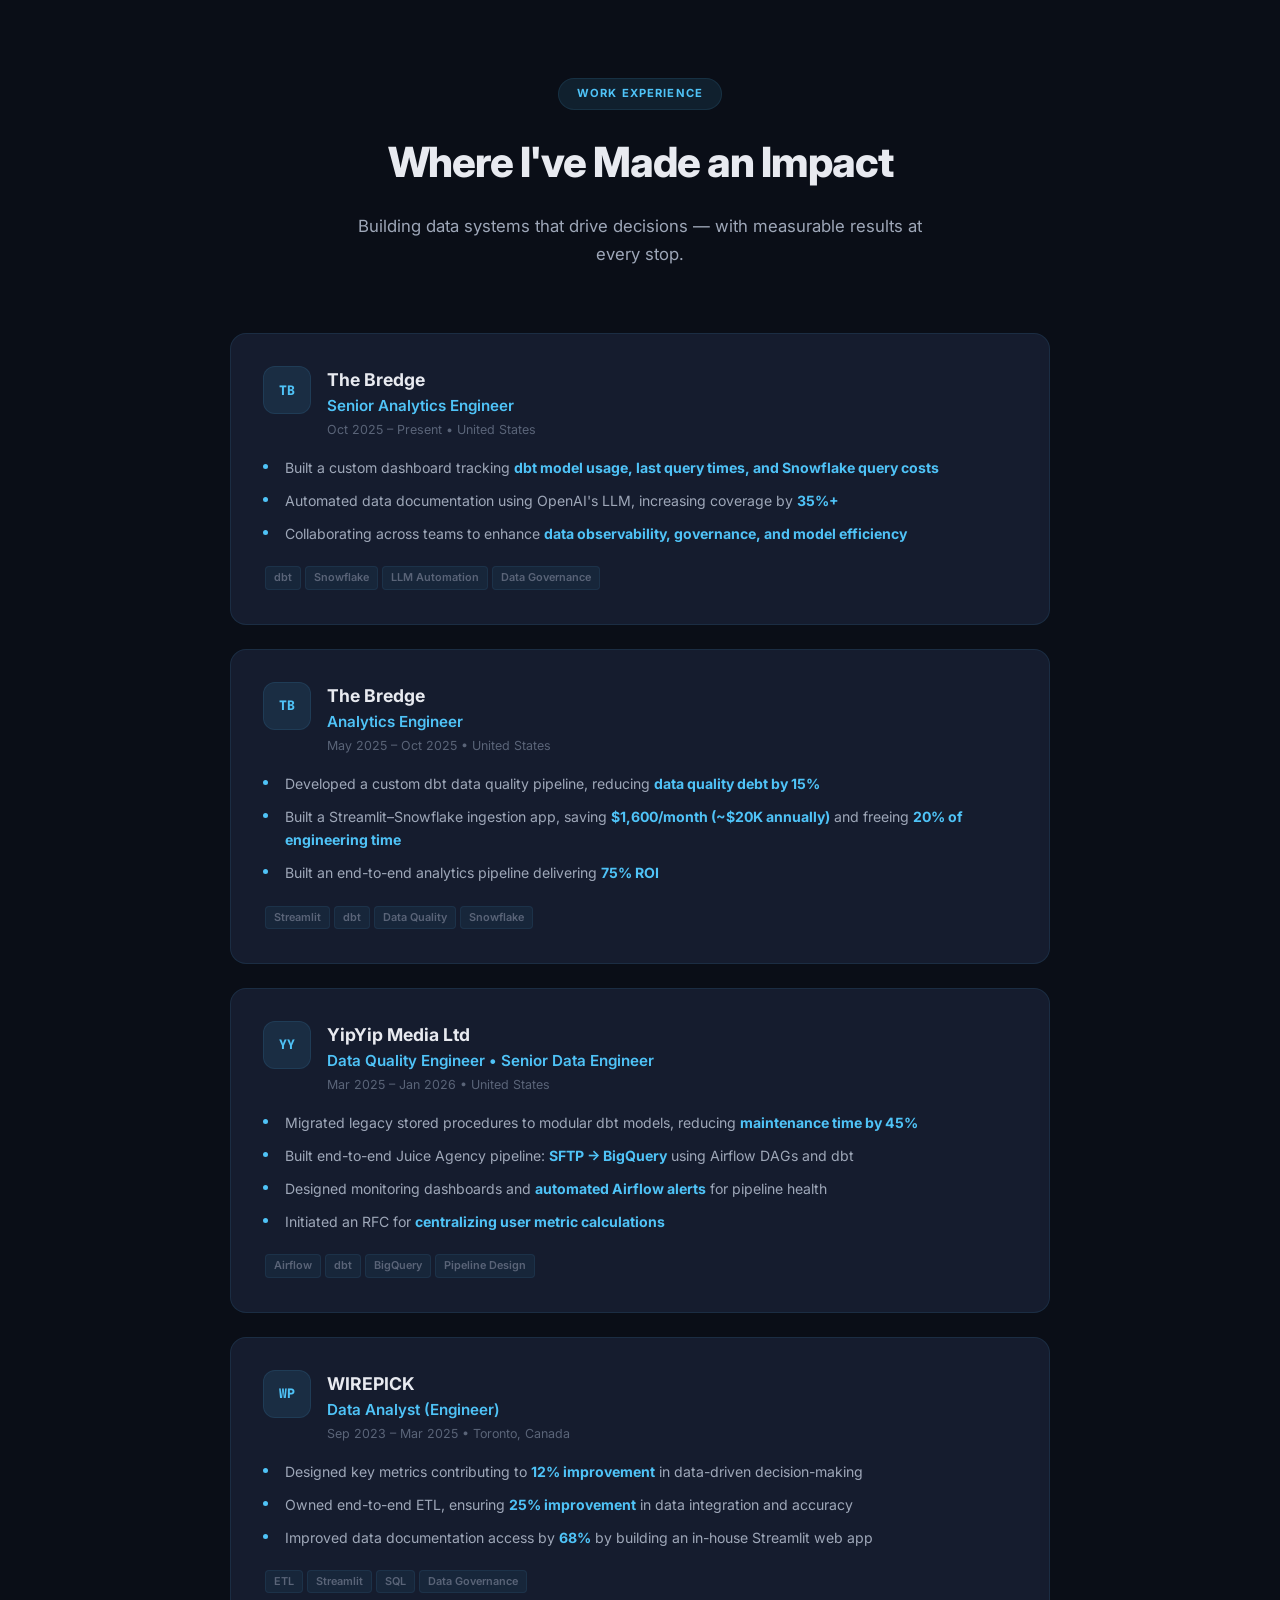
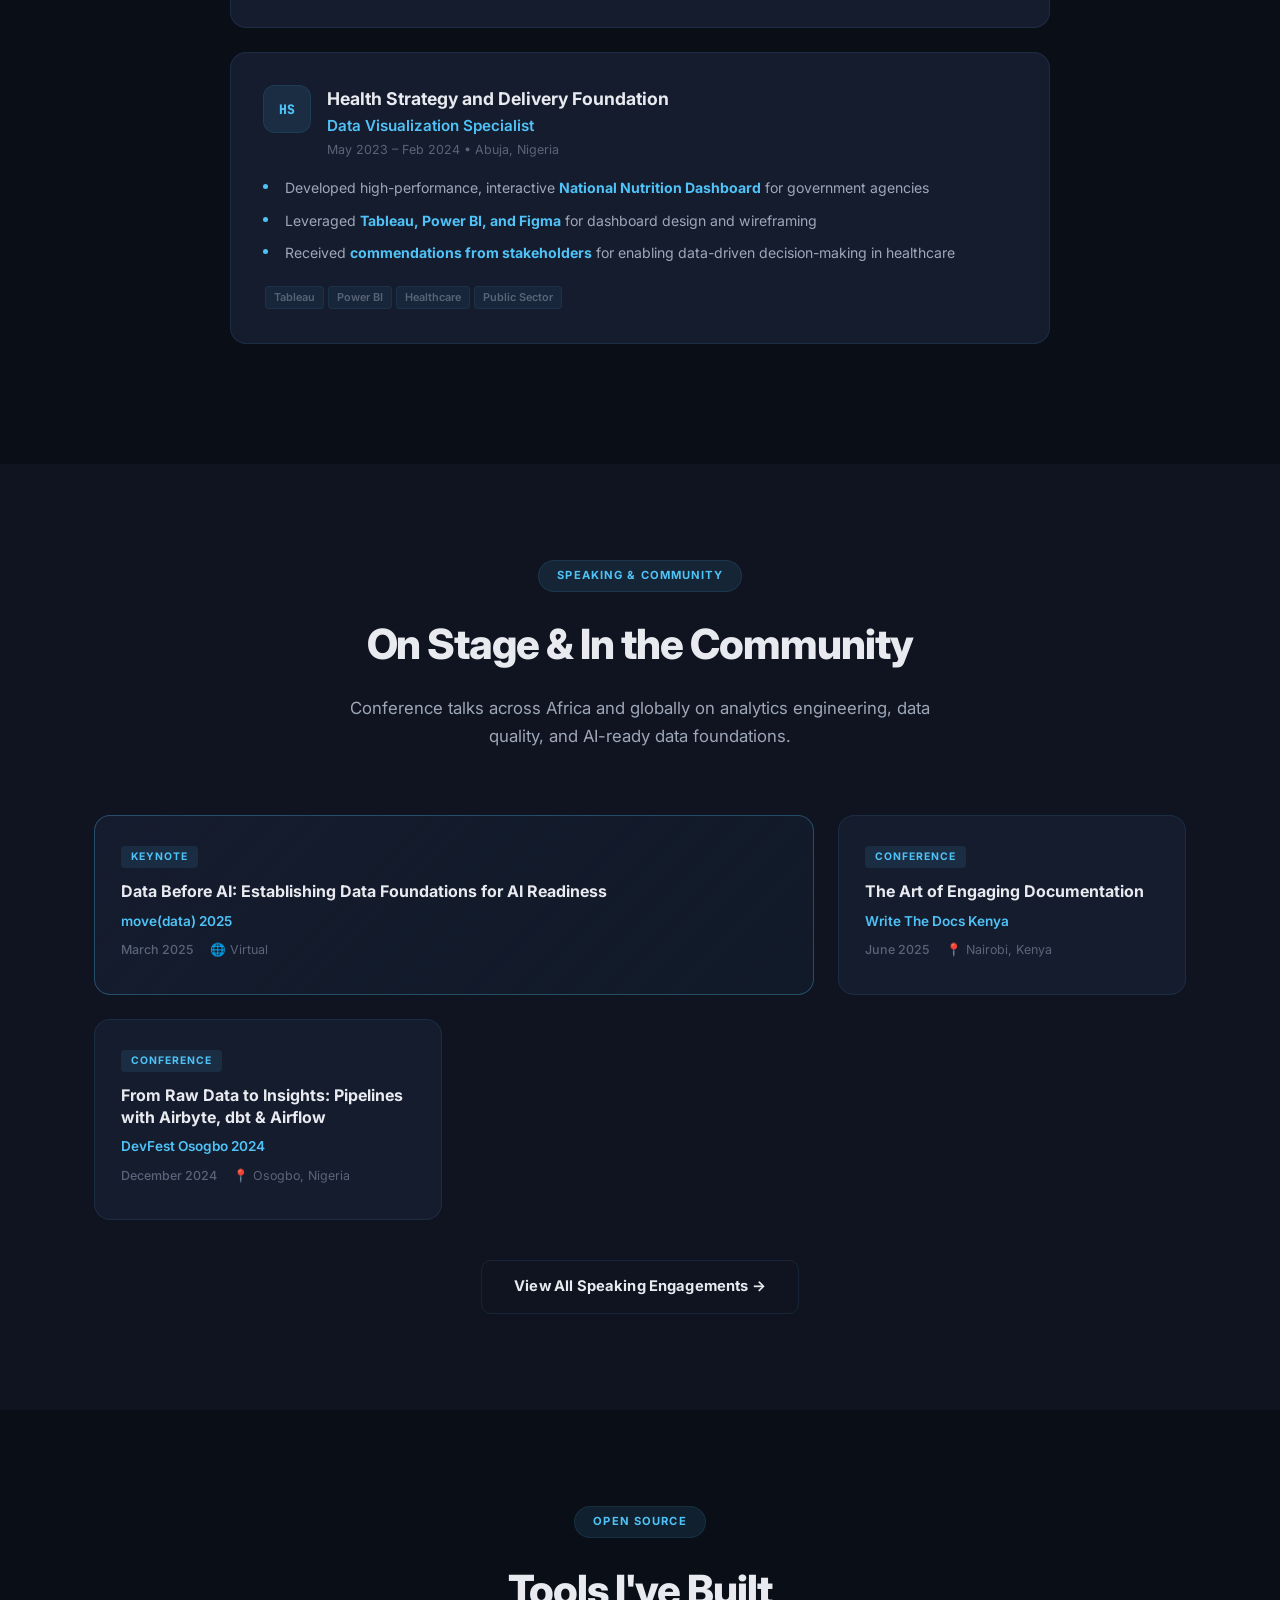
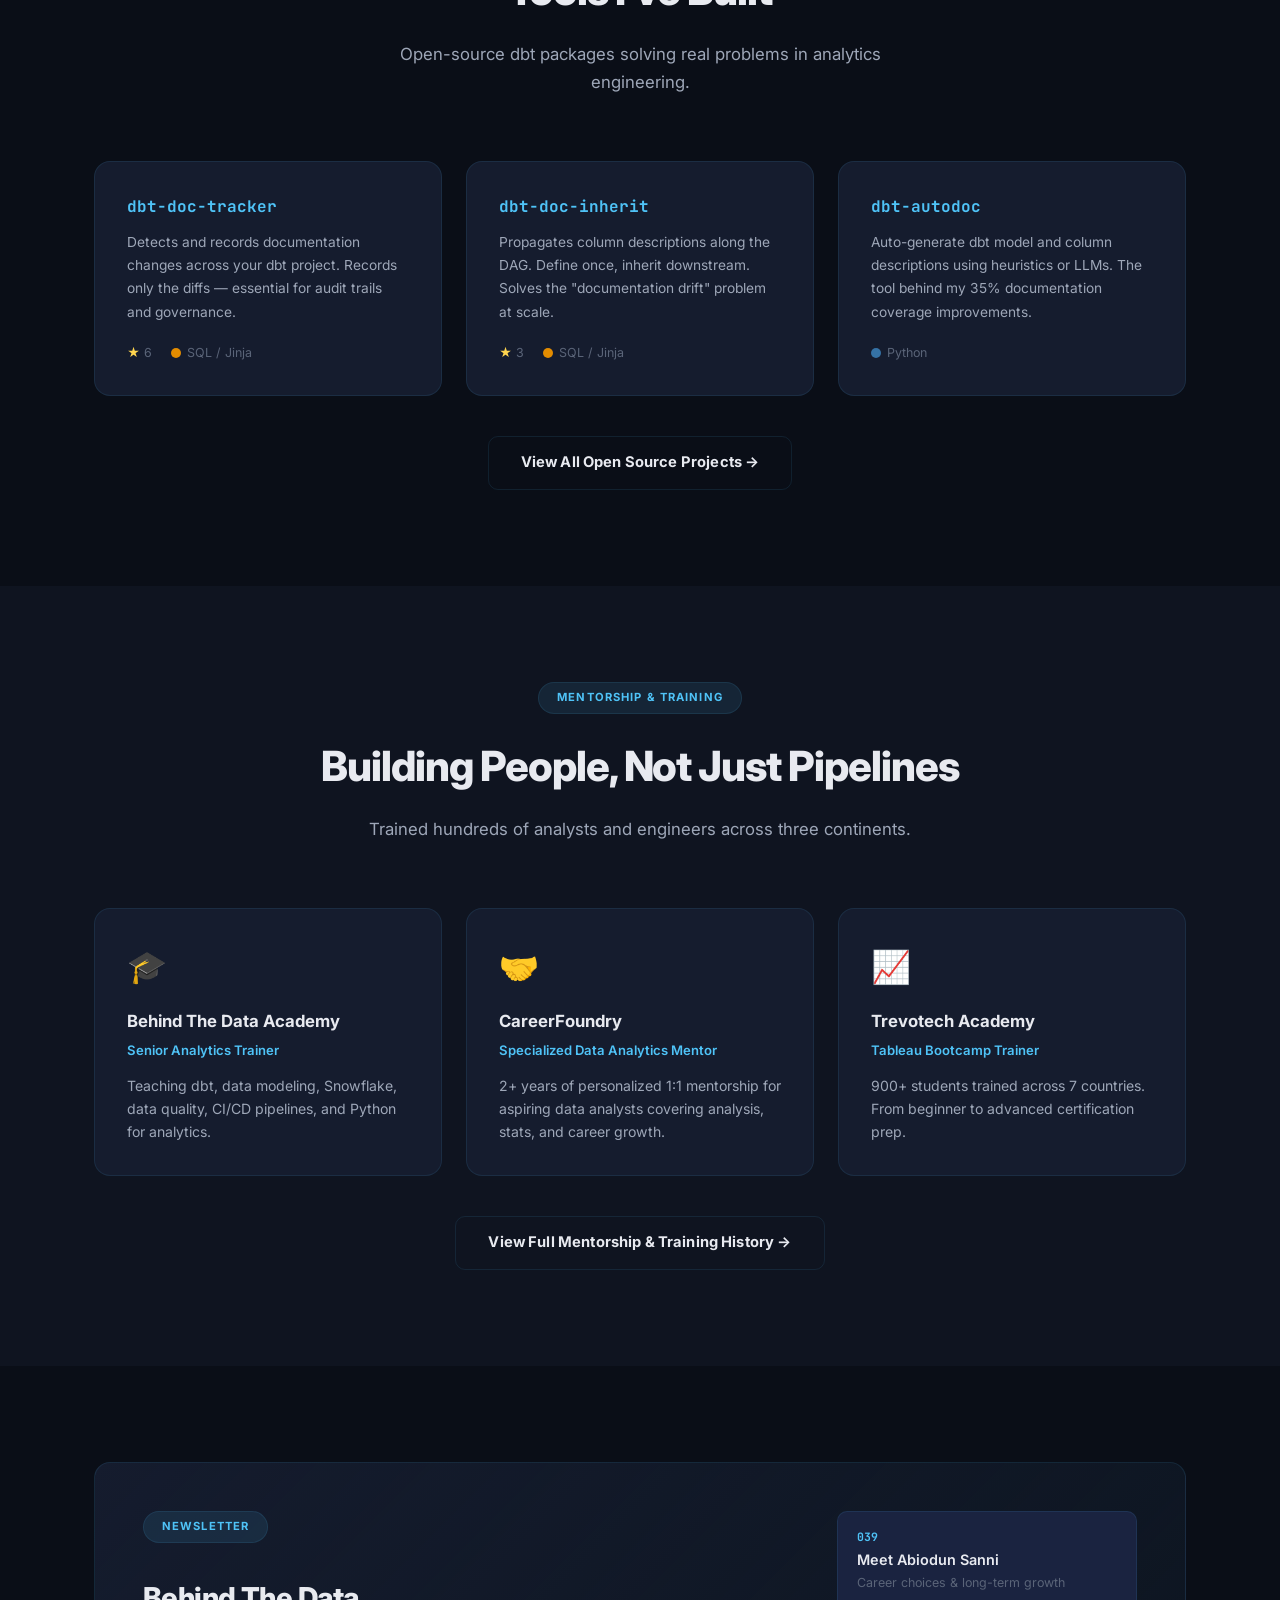
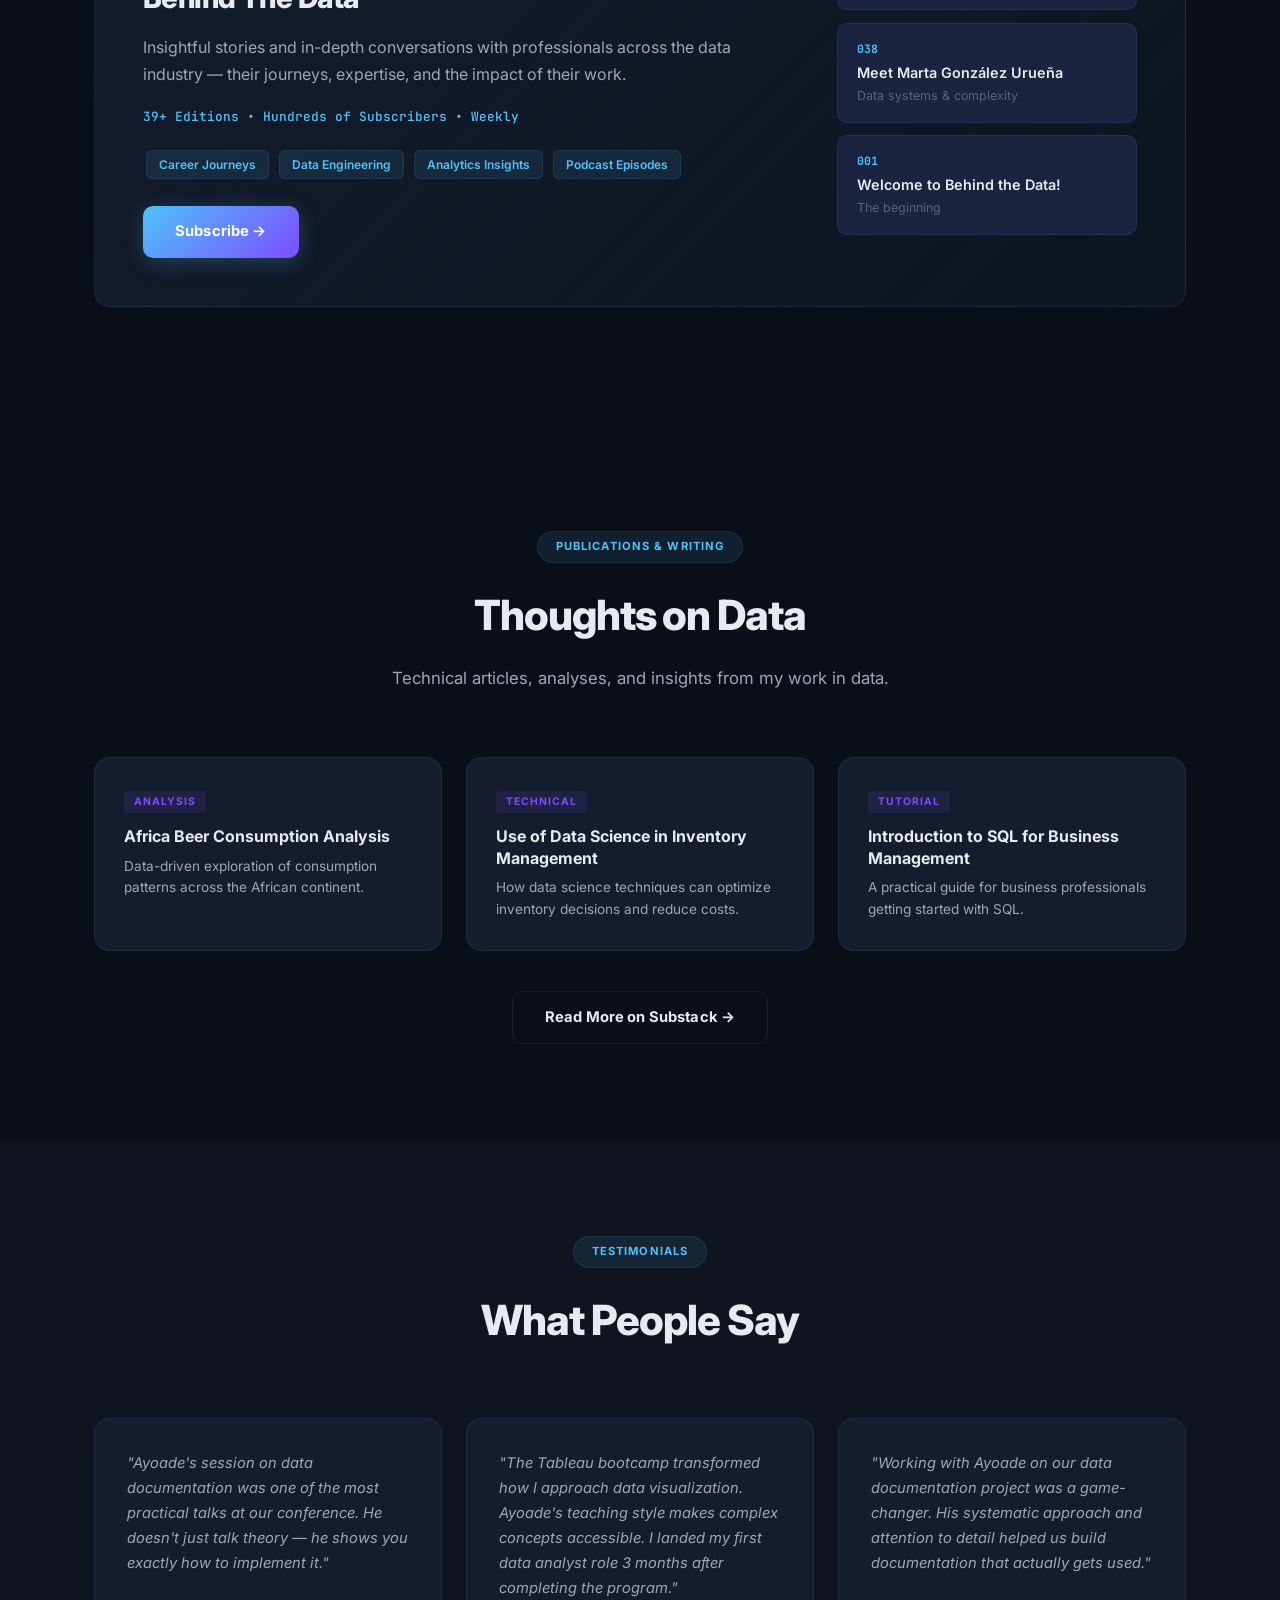
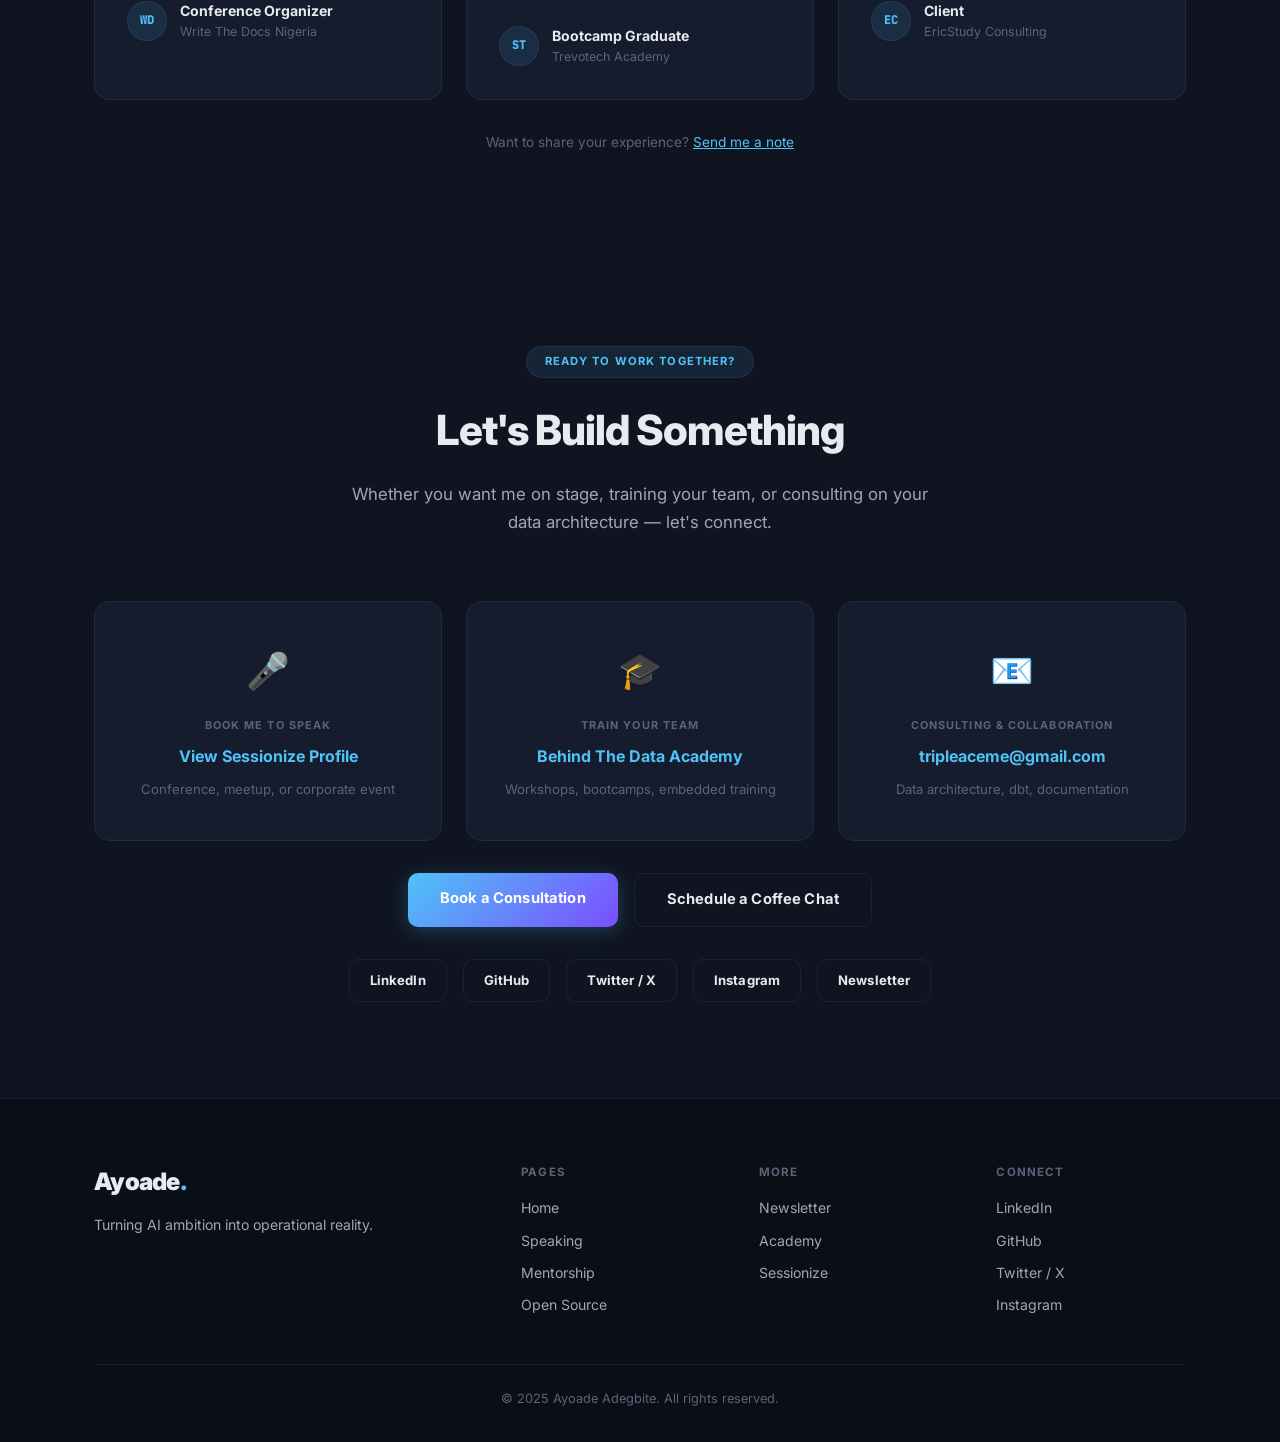
<file: static/index-v2.html>
<!DOCTYPE html>
<html lang="en">
<head>
    <meta charset="UTF-8">
    <meta name="viewport" content="width=device-width, initial-scale=1.0">
    <title>Ayoade Adegbite | Analytics Engineer & Speaker</title>
    <meta name="description" content="Ayoade Adegbite — Senior Analytics Engineer, international speaker, open-source contributor, and founder of Behind The Data.">
    <link rel="preconnect" href="https://fonts.googleapis.com">
    <link rel="preconnect" href="https://fonts.gstatic.com" crossorigin>
    <link href="https://fonts.googleapis.com/css2?family=Inter:wght@300;400;500;600;700;800;900&family=JetBrains+Mono:wght@400;500;700&display=swap" rel="stylesheet">
    <link rel="stylesheet" href="style-v2.css">
</head>
<body>

<!-- ===================== NAVBAR ===================== -->
<nav class="navbar" id="navbar">
    <a href="index-v2.html" class="nav-logo">Ayoade<span>.</span></a>
    <button class="nav-toggle" id="navToggle" aria-label="Toggle menu">
        <span></span><span></span><span></span>
    </button>
    <div class="nav-links" id="navLinks">
        <a href="index-v2.html" class="active">Home</a>
        <a href="speaking.html">Speaking</a>
        <a href="mentorship.html">Mentorship</a>
        <a href="opensource.html">Open Source</a>
        <a href="#contact" class="nav-cta">Book Me</a>
    </div>
</nav>

<!-- ===================== HERO (Split Layout) ===================== -->
<section class="hero" id="hero">
    <div class="hero-glow"></div>
    <div class="container">
        <div class="hero-split">
            <div class="hero-content">
                <div class="hero-badge">Senior Analytics Engineer &bull; Speaker &bull; OSS Contributor</div>
                <h1 class="hero-title">
                    Turning <span class="accent">AI Ambition</span> Into
                    <span class="accent-purple">Operational Reality</span>
                </h1>
                <p class="hero-subtitle">
                    I help teams build the data foundations that make AI trustworthy and
                    production-ready &mdash; from documentation automation to analytics engineering
                    and team enablement. Across Africa, North America, and Europe.
                </p>
                <div class="hero-buttons">
                    <a href="#contact" class="btn btn-primary">Book Me to Speak</a>
                    <a href="#about" class="btn btn-outline">More About Me</a>
                </div>
            </div>
            <div class="hero-image">
                <div class="hero-photo-placeholder">
                    <svg viewBox="0 0 200 200" fill="none"><rect width="200" height="200" rx="20" fill="#1A2235"/><circle cx="100" cy="78" r="35" fill="#2A3550"/><ellipse cx="100" cy="155" rx="50" ry="35" fill="#2A3550"/></svg>
                    <span class="photo-label">Your Photo Here</span>
                </div>
            </div>
        </div>
    </div>
</section>

<!-- ===================== TRUSTED BY ===================== -->
<section class="trusted-section">
    <div class="container">
        <p class="trusted-label">Trusted by Leading Organizations and Communities</p>
        <div class="logo-carousel">
            <div class="org-logo"><div class="org-logo-placeholder">DevFest</div></div>
            <div class="org-logo"><div class="org-logo-placeholder">WriteTheDocs</div></div>
            <div class="org-logo"><div class="org-logo-placeholder">move(data)</div></div>
            <div class="org-logo"><div class="org-logo-placeholder">CareerFoundry</div></div>
            <div class="org-logo"><div class="org-logo-placeholder">The Bredge</div></div>
            <div class="org-logo"><div class="org-logo-placeholder">WSKZ</div></div>
            <div class="org-logo"><div class="org-logo-placeholder">KwaraBuild</div></div>
            <div class="org-logo"><div class="org-logo-placeholder">BTD</div></div>
        </div>
    </div>
</section>

<!-- ===================== STATS ===================== -->
<section class="stats-bar">
    <div class="container">
        <div class="stats-grid">
            <div class="stat"><div class="stat-number">5+</div><div class="stat-label">Years in Data</div></div>
            <div class="stat"><div class="stat-number">10+</div><div class="stat-label">Speaking Engagements</div></div>
            <div class="stat"><div class="stat-number">39+</div><div class="stat-label">Newsletter Editions</div></div>
            <div class="stat"><div class="stat-number">900+</div><div class="stat-label">Professionals Trained</div></div>
            <div class="stat"><div class="stat-number">7</div><div class="stat-label">Countries</div></div>
        </div>
    </div>
</section>

<!-- ===================== ABOUT ===================== -->
<section class="section" id="about">
    <div class="container">
        <div class="section-header">
            <span class="section-badge">About Me</span>
            <h2 class="section-title">The Story Behind The Data</h2>
        </div>
        <div class="about-grid">
            <div class="about-text">
                <p>I'm <strong>Ayoade Adegbite</strong> &mdash; an Analytics Engineer, international speaker,
                and the founder of <strong>Behind The Data</strong>.</p>
                <p>My career started in <strong>Mechatronics Engineering</strong> in Nigeria, but I quickly discovered
                that the most impactful problems weren't hardware problems &mdash; they were
                <strong>data problems</strong>. That pivot changed everything.</p>
                <p>Since then, I've worked across <strong>Nigeria, Canada, the UK, the US, Poland, and Germany</strong>,
                helping organizations turn messy, undocumented data systems into production-ready analytics platforms.
                From building a <strong>National Nutrition Dashboard</strong> for Nigerian healthcare agencies
                to saving companies <strong>$20K annually</strong> through automation &mdash; I focus on impact you can measure.</p>
                <blockquote class="about-quote">
                    "I don't just build systems &mdash; I build people. Through academies, bootcamps,
                    and mentorship programs across three continents, I've trained over
                    <strong>900 analysts and engineers</strong>."
                </blockquote>
                <p>Currently pursuing my <strong>Master's in Information Technology</strong> at
                Miva Open University, and I hold certifications in <strong>Tableau</strong>,
                <strong>Apache Airflow</strong> (Astronomer DAG Authoring), and
                <strong>Scientific Computing with Python</strong>.</p>
            </div>
            <div class="about-sidebar">
                <div class="info-card">
                    <div class="info-card-label">Currently</div>
                    <div class="info-card-title">Senior Analytics Engineer</div>
                    <div class="info-card-org">The Bredge</div>
                    <div class="info-card-meta">Oct 2025 &ndash; Present &bull; United States</div>
                </div>
                <div class="info-card">
                    <div class="info-card-label">Education</div>
                    <div class="info-card-title">MTech, Information Technology</div>
                    <div class="info-card-org">Miva Open University</div>
                    <div class="info-card-meta">Sep 2025 &ndash; Dec 2026</div>
                </div>
                <div class="info-card">
                    <div class="info-card-label">Certifications</div>
                    <div class="info-card-tags">
                        <span class="tag">Tableau Certified</span>
                        <span class="tag">Astronomer Airflow</span>
                        <span class="tag">Scientific Computing w/ Python</span>
                        <span class="tag">AI Analyst Explorer 2019</span>
                    </div>
                </div>
                <div class="info-card">
                    <div class="info-card-label">Top Skills</div>
                    <div class="info-card-tags">
                        <span class="tag">dbt</span><span class="tag">Snowflake</span>
                        <span class="tag">Airflow</span><span class="tag">BigQuery</span>
                        <span class="tag">SQL</span><span class="tag">Python</span>
                        <span class="tag">Tableau</span><span class="tag">Streamlit</span>
                    </div>
                </div>
            </div>
        </div>
    </div>
</section>

<!-- ===================== SERVICES ===================== -->
<section class="section section-alt" id="services">
    <div class="container">
        <div class="section-header">
            <span class="section-badge">What I Do</span>
            <h2 class="section-title">Services & Expertise</h2>
            <p class="section-subtitle">From stage to codebase &mdash; I help organizations build scalable analytics foundations and develop the talent to sustain them.</p>
        </div>
        <div class="services-grid">
            <div class="service-card" onclick="openModal('speaking')">
                <div class="service-image"><div class="service-img-placeholder"><span>&#127908;</span></div></div>
                <div class="service-body">
                    <h3 class="service-title">Speaking & Keynotes</h3>
                    <p class="service-desc">Conference talks and keynotes on analytics engineering, AI-readiness, data quality, and documentation automation. From 50-person meetups to 300+ attendee conferences.</p>
                    <span class="service-link">View Details &rarr;</span>
                </div>
            </div>
            <div class="service-card" onclick="openModal('training')">
                <div class="service-image"><div class="service-img-placeholder"><span>&#127891;</span></div></div>
                <div class="service-body">
                    <h3 class="service-title">Training & Workshops</h3>
                    <p class="service-desc">Hands-on training via Behind The Data Academy: dbt, Snowflake, data modeling, Python, CI/CD pipelines. 900+ professionals trained across 7 countries.</p>
                    <span class="service-link">View Details &rarr;</span>
                </div>
            </div>
            <div class="service-card" onclick="openModal('consulting')">
                <div class="service-image"><div class="service-img-placeholder"><span>&#128736;</span></div></div>
                <div class="service-body">
                    <h3 class="service-title">Consulting</h3>
                    <p class="service-desc">Data pipeline architecture, dbt implementation, Snowflake optimization, and AI-powered documentation automation. Typical engagement: 35%+ improvement in documentation coverage.</p>
                    <span class="service-link">View Details &rarr;</span>
                </div>
            </div>
            <div class="service-card" onclick="openModal('curriculum')">
                <div class="service-image"><div class="service-img-placeholder"><span>&#128218;</span></div></div>
                <div class="service-body">
                    <h3 class="service-title">Curriculum Development</h3>
                    <p class="service-desc">Data analytics curriculum for academies, EdTech platforms, and universities. Clients include CareerFoundry (Germany), Bright Next Academy (US), and WSKZ University (Poland).</p>
                    <span class="service-link">View Details &rarr;</span>
                </div>
            </div>
        </div>
    </div>
</section>

<!-- Service Modals -->
<div class="modal-overlay" id="modalOverlay">
    <div class="modal" id="modalContent">
        <button class="modal-close" onclick="closeModal()">&times;</button>
        <div class="modal-body" id="modalBody"></div>
    </div>
</div>

<!-- ===================== WORK EXPERIENCE ===================== -->
<section class="section" id="experience">
    <div class="container">
        <div class="section-header">
            <span class="section-badge">Work Experience</span>
            <h2 class="section-title">Where I've Made an Impact</h2>
            <p class="section-subtitle">Building data systems that drive decisions &mdash; with measurable results at every stop.</p>
        </div>
        <div class="experience-list">

            <div class="exp-card">
                <div class="exp-header">
                    <div class="exp-logo-placeholder">TB</div>
                    <div class="exp-header-text">
                        <h3 class="exp-company">The Bredge</h3>
                        <div class="exp-role">Senior Analytics Engineer</div>
                        <div class="exp-meta">Oct 2025 &ndash; Present &bull; United States</div>
                    </div>
                </div>
                <ul class="exp-achievements">
                    <li>Built a custom dashboard tracking <strong>dbt model usage, last query times, and Snowflake query costs</strong></li>
                    <li>Automated data documentation using OpenAI's LLM, increasing coverage by <strong>35%+</strong></li>
                    <li>Collaborating across teams to enhance <strong>data observability, governance, and model efficiency</strong></li>
                </ul>
                <div class="exp-tags">
                    <span class="tag-sm">dbt</span><span class="tag-sm">Snowflake</span><span class="tag-sm">LLM Automation</span><span class="tag-sm">Data Governance</span>
                </div>
            </div>

            <div class="exp-card">
                <div class="exp-header">
                    <div class="exp-logo-placeholder">TB</div>
                    <div class="exp-header-text">
                        <h3 class="exp-company">The Bredge</h3>
                        <div class="exp-role">Analytics Engineer</div>
                        <div class="exp-meta">May 2025 &ndash; Oct 2025 &bull; United States</div>
                    </div>
                </div>
                <ul class="exp-achievements">
                    <li>Developed a custom dbt data quality pipeline, reducing <strong>data quality debt by 15%</strong></li>
                    <li>Built a Streamlit&ndash;Snowflake ingestion app, saving <strong>$1,600/month (~$20K annually)</strong> and freeing <strong>20% of engineering time</strong></li>
                    <li>Built an end-to-end analytics pipeline delivering <strong>75% ROI</strong></li>
                </ul>
                <div class="exp-tags">
                    <span class="tag-sm">Streamlit</span><span class="tag-sm">dbt</span><span class="tag-sm">Data Quality</span><span class="tag-sm">Snowflake</span>
                </div>
            </div>

            <div class="exp-card">
                <div class="exp-header">
                    <div class="exp-logo-placeholder">YY</div>
                    <div class="exp-header-text">
                        <h3 class="exp-company">YipYip Media Ltd</h3>
                        <div class="exp-role">Data Quality Engineer &bull; Senior Data Engineer</div>
                        <div class="exp-meta">Mar 2025 &ndash; Jan 2026 &bull; United States</div>
                    </div>
                </div>
                <ul class="exp-achievements">
                    <li>Migrated legacy stored procedures to modular dbt models, reducing <strong>maintenance time by 45%</strong></li>
                    <li>Built end-to-end Juice Agency pipeline: <strong>SFTP &rarr; BigQuery</strong> using Airflow DAGs and dbt</li>
                    <li>Designed monitoring dashboards and <strong>automated Airflow alerts</strong> for pipeline health</li>
                    <li>Initiated an RFC for <strong>centralizing user metric calculations</strong></li>
                </ul>
                <div class="exp-tags">
                    <span class="tag-sm">Airflow</span><span class="tag-sm">dbt</span><span class="tag-sm">BigQuery</span><span class="tag-sm">Pipeline Design</span>
                </div>
            </div>

            <div class="exp-card">
                <div class="exp-header">
                    <div class="exp-logo-placeholder">WP</div>
                    <div class="exp-header-text">
                        <h3 class="exp-company">WIREPICK</h3>
                        <div class="exp-role">Data Analyst (Engineer)</div>
                        <div class="exp-meta">Sep 2023 &ndash; Mar 2025 &bull; Toronto, Canada</div>
                    </div>
                </div>
                <ul class="exp-achievements">
                    <li>Designed key metrics contributing to <strong>12% improvement</strong> in data-driven decision-making</li>
                    <li>Owned end-to-end ETL, ensuring <strong>25% improvement</strong> in data integration and accuracy</li>
                    <li>Improved data documentation access by <strong>68%</strong> by building an in-house Streamlit web app</li>
                </ul>
                <div class="exp-tags">
                    <span class="tag-sm">ETL</span><span class="tag-sm">Streamlit</span><span class="tag-sm">SQL</span><span class="tag-sm">Data Governance</span>
                </div>
            </div>

            <div class="exp-card">
                <div class="exp-header">
                    <div class="exp-logo-placeholder">HS</div>
                    <div class="exp-header-text">
                        <h3 class="exp-company">Health Strategy and Delivery Foundation</h3>
                        <div class="exp-role">Data Visualization Specialist</div>
                        <div class="exp-meta">May 2023 &ndash; Feb 2024 &bull; Abuja, Nigeria</div>
                    </div>
                </div>
                <ul class="exp-achievements">
                    <li>Developed high-performance, interactive <strong>National Nutrition Dashboard</strong> for government agencies</li>
                    <li>Leveraged <strong>Tableau, Power BI, and Figma</strong> for dashboard design and wireframing</li>
                    <li>Received <strong>commendations from stakeholders</strong> for enabling data-driven decision-making in healthcare</li>
                </ul>
                <div class="exp-tags">
                    <span class="tag-sm">Tableau</span><span class="tag-sm">Power BI</span><span class="tag-sm">Healthcare</span><span class="tag-sm">Public Sector</span>
                </div>
            </div>

        </div>
    </div>
</section>

<!-- ===================== PREVIEW: SPEAKING ===================== -->
<section class="section section-alt" id="speaking-preview">
    <div class="container">
        <div class="section-header">
            <span class="section-badge">Speaking & Community</span>
            <h2 class="section-title">On Stage & In the Community</h2>
            <p class="section-subtitle">Conference talks across Africa and globally on analytics engineering, data quality, and AI-ready data foundations.</p>
        </div>
        <div class="preview-grid-3">
            <div class="speaking-card featured">
                <div class="speaking-type">Keynote</div>
                <h3 class="speaking-title">Data Before AI: Establishing Data Foundations for AI Readiness</h3>
                <div class="speaking-event">move(data) 2025</div>
                <div class="speaking-meta">
                    <span class="speaking-date">March 2025</span>
                    <span class="speaking-location">&#127760; Virtual</span>
                </div>
            </div>
            <div class="speaking-card">
                <div class="speaking-type">Conference</div>
                <h3 class="speaking-title">The Art of Engaging Documentation</h3>
                <div class="speaking-event">Write The Docs Kenya</div>
                <div class="speaking-meta">
                    <span class="speaking-date">June 2025</span>
                    <span class="speaking-location">&#128205; Nairobi, Kenya</span>
                </div>
            </div>
            <div class="speaking-card">
                <div class="speaking-type">Conference</div>
                <h3 class="speaking-title">From Raw Data to Insights: Pipelines with Airbyte, dbt & Airflow</h3>
                <div class="speaking-event">DevFest Osogbo 2024</div>
                <div class="speaking-meta">
                    <span class="speaking-date">December 2024</span>
                    <span class="speaking-location">&#128205; Osogbo, Nigeria</span>
                </div>
            </div>
        </div>
        <div class="preview-cta">
            <a href="speaking.html" class="btn btn-outline">View All Speaking Engagements &rarr;</a>
        </div>
    </div>
</section>

<!-- ===================== PREVIEW: OPEN SOURCE ===================== -->
<section class="section" id="opensource-preview">
    <div class="container">
        <div class="section-header">
            <span class="section-badge">Open Source</span>
            <h2 class="section-title">Tools I've Built</h2>
            <p class="section-subtitle">Open-source dbt packages solving real problems in analytics engineering.</p>
        </div>
        <div class="preview-grid-3">
            <a href="https://github.com/tripleaceme/dbt-doc-tracker" target="_blank" class="repo-card">
                <div class="repo-name">dbt-doc-tracker</div>
                <p class="repo-desc">Detects and records documentation changes across your dbt project. Records only the diffs &mdash; essential for audit trails and governance.</p>
                <div class="repo-meta"><span class="repo-stat"><span class="star">&#9733;</span> 6</span><span class="repo-lang"><span class="lang-dot sql"></span>SQL / Jinja</span></div>
            </a>
            <a href="https://github.com/tripleaceme/dbt-doc-inherit" target="_blank" class="repo-card">
                <div class="repo-name">dbt-doc-inherit</div>
                <p class="repo-desc">Propagates column descriptions along the DAG. Define once, inherit downstream. Solves the "documentation drift" problem at scale.</p>
                <div class="repo-meta"><span class="repo-stat"><span class="star">&#9733;</span> 3</span><span class="repo-lang"><span class="lang-dot sql"></span>SQL / Jinja</span></div>
            </a>
            <a href="https://github.com/tripleaceme/dbt-autodoc" target="_blank" class="repo-card">
                <div class="repo-name">dbt-autodoc</div>
                <p class="repo-desc">Auto-generate dbt model and column descriptions using heuristics or LLMs. The tool behind my 35% documentation coverage improvements.</p>
                <div class="repo-meta"><span class="repo-lang"><span class="lang-dot py"></span>Python</span></div>
            </a>
        </div>
        <div class="preview-cta">
            <a href="opensource.html" class="btn btn-outline">View All Open Source Projects &rarr;</a>
        </div>
    </div>
</section>

<!-- ===================== PREVIEW: MENTORSHIP ===================== -->
<section class="section section-alt" id="mentorship-preview">
    <div class="container">
        <div class="section-header">
            <span class="section-badge">Mentorship & Training</span>
            <h2 class="section-title">Building People, Not Just Pipelines</h2>
            <p class="section-subtitle">Trained hundreds of analysts and engineers across three continents.</p>
        </div>
        <div class="preview-grid-3">
            <div class="mentorship-preview-card">
                <div class="mentorship-preview-icon">&#127891;</div>
                <h3>Behind The Data Academy</h3>
                <div class="mentorship-preview-role">Senior Analytics Trainer</div>
                <p>Teaching dbt, data modeling, Snowflake, data quality, CI/CD pipelines, and Python for analytics.</p>
            </div>
            <div class="mentorship-preview-card">
                <div class="mentorship-preview-icon">&#129309;</div>
                <h3>CareerFoundry</h3>
                <div class="mentorship-preview-role">Specialized Data Analytics Mentor</div>
                <p>2+ years of personalized 1:1 mentorship for aspiring data analysts covering analysis, stats, and career growth.</p>
            </div>
            <div class="mentorship-preview-card">
                <div class="mentorship-preview-icon">&#128200;</div>
                <h3>Trevotech Academy</h3>
                <div class="mentorship-preview-role">Tableau Bootcamp Trainer</div>
                <p>900+ students trained across 7 countries. From beginner to advanced certification prep.</p>
            </div>
        </div>
        <div class="preview-cta">
            <a href="mentorship.html" class="btn btn-outline">View Full Mentorship &amp; Training History &rarr;</a>
        </div>
    </div>
</section>

<!-- ===================== NEWSLETTER ===================== -->
<section class="section" id="newsletter">
    <div class="container">
        <div class="newsletter-box">
            <div class="newsletter-split">
                <div class="newsletter-content">
                    <span class="section-badge">Newsletter</span>
                    <h3 class="newsletter-title">Behind The Data</h3>
                    <p class="newsletter-desc">Insightful stories and in-depth conversations with professionals across the data industry &mdash; their journeys, expertise, and the impact of their work.</p>
                    <div class="newsletter-stat">39+ Editions &bull; Hundreds of Subscribers &bull; Weekly</div>
                    <div class="newsletter-tags">
                        <span class="tag">Career Journeys</span>
                        <span class="tag">Data Engineering</span>
                        <span class="tag">Analytics Insights</span>
                        <span class="tag">Podcast Episodes</span>
                    </div>
                    <a href="https://behindthedata.substack.com" target="_blank" class="btn btn-primary">Subscribe &rarr;</a>
                </div>
                <div class="newsletter-editions">
                    <div class="edition-card"><div class="edition-number">039</div><div class="edition-title">Meet Abiodun Sanni</div><div class="edition-topic">Career choices & long-term growth</div></div>
                    <div class="edition-card"><div class="edition-number">038</div><div class="edition-title">Meet Marta Gonz&aacute;lez Urue&ntilde;a</div><div class="edition-topic">Data systems & complexity</div></div>
                    <div class="edition-card"><div class="edition-number">001</div><div class="edition-title">Welcome to Behind the Data!</div><div class="edition-topic">The beginning</div></div>
                </div>
            </div>
        </div>
    </div>
</section>

<!-- ===================== PUBLICATIONS & WRITING ===================== -->
<section class="section" id="writing">
    <div class="container">
        <div class="section-header">
            <span class="section-badge">Publications & Writing</span>
            <h2 class="section-title">Thoughts on Data</h2>
            <p class="section-subtitle">Technical articles, analyses, and insights from my work in data.</p>
        </div>
        <div class="preview-grid-3">
            <a href="#" class="writing-card">
                <div class="writing-type">Analysis</div>
                <h3 class="writing-title">Africa Beer Consumption Analysis</h3>
                <p class="writing-excerpt">Data-driven exploration of consumption patterns across the African continent.</p>
            </a>
            <a href="#" class="writing-card">
                <div class="writing-type">Technical</div>
                <h3 class="writing-title">Use of Data Science in Inventory Management</h3>
                <p class="writing-excerpt">How data science techniques can optimize inventory decisions and reduce costs.</p>
            </a>
            <a href="#" class="writing-card">
                <div class="writing-type">Tutorial</div>
                <h3 class="writing-title">Introduction to SQL for Business Management</h3>
                <p class="writing-excerpt">A practical guide for business professionals getting started with SQL.</p>
            </a>
        </div>
        <div class="preview-cta">
            <a href="https://behindthedata.substack.com" target="_blank" class="btn btn-outline">Read More on Substack &rarr;</a>
        </div>
    </div>
</section>

<!-- ===================== TESTIMONIALS ===================== -->
<section class="section section-alt" id="testimonials">
    <div class="container">
        <div class="section-header">
            <span class="section-badge">Testimonials</span>
            <h2 class="section-title">What People Say</h2>
        </div>
        <div class="testimonials-grid">
            <div class="testimonial-card">
                <div class="testimonial-quote">"Ayoade's session on data documentation was one of the most practical talks at our conference. He doesn't just talk theory &mdash; he shows you exactly how to implement it."</div>
                <div class="testimonial-author">
                    <div class="testimonial-avatar">WD</div>
                    <div class="testimonial-info">
                        <div class="testimonial-name">Conference Organizer</div>
                        <div class="testimonial-role">Write The Docs Nigeria</div>
                    </div>
                </div>
            </div>
            <div class="testimonial-card">
                <div class="testimonial-quote">"The Tableau bootcamp transformed how I approach data visualization. Ayoade's teaching style makes complex concepts accessible. I landed my first data analyst role 3 months after completing the program."</div>
                <div class="testimonial-author">
                    <div class="testimonial-avatar">ST</div>
                    <div class="testimonial-info">
                        <div class="testimonial-name">Bootcamp Graduate</div>
                        <div class="testimonial-role">Trevotech Academy</div>
                    </div>
                </div>
            </div>
            <div class="testimonial-card">
                <div class="testimonial-quote">"Working with Ayoade on our data documentation project was a game-changer. His systematic approach and attention to detail helped us build documentation that actually gets used."</div>
                <div class="testimonial-author">
                    <div class="testimonial-avatar">EC</div>
                    <div class="testimonial-info">
                        <div class="testimonial-name">Client</div>
                        <div class="testimonial-role">EricStudy Consulting</div>
                    </div>
                </div>
            </div>
        </div>
        <p class="testimonials-note">Want to share your experience? <a href="mailto:tripleaceme@gmail.com">Send me a note</a></p>
    </div>
</section>

<!-- ===================== CONTACT ===================== -->
<section class="section section-alt" id="contact">
    <div class="container">
        <div class="section-header">
            <span class="section-badge">Ready to Work Together?</span>
            <h2 class="section-title">Let's Build Something</h2>
            <p class="section-subtitle">Whether you want me on stage, training your team, or consulting on your data architecture &mdash; let's connect.</p>
        </div>
        <div class="contact-grid">
            <a href="https://sessionize.com/ayoade" target="_blank" class="contact-card">
                <div class="contact-icon">&#127908;</div>
                <div class="contact-label">Book Me to Speak</div>
                <div class="contact-value">View Sessionize Profile</div>
                <div class="contact-meta">Conference, meetup, or corporate event</div>
            </a>
            <a href="https://academy.behindthedata.tech" target="_blank" class="contact-card">
                <div class="contact-icon">&#127891;</div>
                <div class="contact-label">Train Your Team</div>
                <div class="contact-value">Behind The Data Academy</div>
                <div class="contact-meta">Workshops, bootcamps, embedded training</div>
            </a>
            <a href="mailto:tripleaceme@gmail.com" class="contact-card">
                <div class="contact-icon">&#128231;</div>
                <div class="contact-label">Consulting & Collaboration</div>
                <div class="contact-value">tripleaceme@gmail.com</div>
                <div class="contact-meta">Data architecture, dbt, documentation</div>
            </a>
        </div>
        <div class="cta-row">
            <a href="https://sessionize.com/ayoade" target="_blank" class="btn btn-primary">Book a Consultation</a>
            <a href="mailto:tripleaceme@gmail.com" class="btn btn-outline">Schedule a Coffee Chat</a>
        </div>
        <div class="social-links">
            <a href="https://www.linkedin.com/in/tripleaceme" target="_blank" class="btn btn-outline btn-sm">LinkedIn</a>
            <a href="https://github.com/tripleaceme" target="_blank" class="btn btn-outline btn-sm">GitHub</a>
            <a href="https://twitter.com/abel_analytics" target="_blank" class="btn btn-outline btn-sm">Twitter / X</a>
            <a href="https://instagram.com/abel_analytics" target="_blank" class="btn btn-outline btn-sm">Instagram</a>
            <a href="https://behindthedata.substack.com" target="_blank" class="btn btn-outline btn-sm">Newsletter</a>
        </div>
    </div>
</section>

<!-- ===================== FOOTER ===================== -->
<footer class="footer">
    <div class="container">
        <div class="footer-grid">
            <div class="footer-col">
                <a href="index-v2.html" class="nav-logo footer-logo">Ayoade<span>.</span></a>
                <p class="footer-tagline">Turning AI ambition into operational reality.</p>
            </div>
            <div class="footer-col">
                <div class="footer-col-title">Pages</div>
                <div class="footer-nav">
                    <a href="index-v2.html">Home</a>
                    <a href="speaking.html">Speaking</a>
                    <a href="mentorship.html">Mentorship</a>
                    <a href="opensource.html">Open Source</a>
                </div>
            </div>
            <div class="footer-col">
                <div class="footer-col-title">More</div>
                <div class="footer-nav">
                    <a href="https://behindthedata.substack.com" target="_blank">Newsletter</a>
                    <a href="https://academy.behindthedata.tech" target="_blank">Academy</a>
                    <a href="https://sessionize.com/ayoade" target="_blank">Sessionize</a>
                </div>
            </div>
            <div class="footer-col">
                <div class="footer-col-title">Connect</div>
                <div class="footer-nav">
                    <a href="https://www.linkedin.com/in/tripleaceme" target="_blank">LinkedIn</a>
                    <a href="https://github.com/tripleaceme" target="_blank">GitHub</a>
                    <a href="https://twitter.com/abel_analytics" target="_blank">Twitter / X</a>
                    <a href="https://instagram.com/abel_analytics" target="_blank">Instagram</a>
                </div>
            </div>
        </div>
        <div class="footer-bottom">&copy; 2025 Ayoade Adegbite. All rights reserved.</div>
    </div>
</footer>

<script src="script-v2.js"></script>
</body>
</html>
</file>
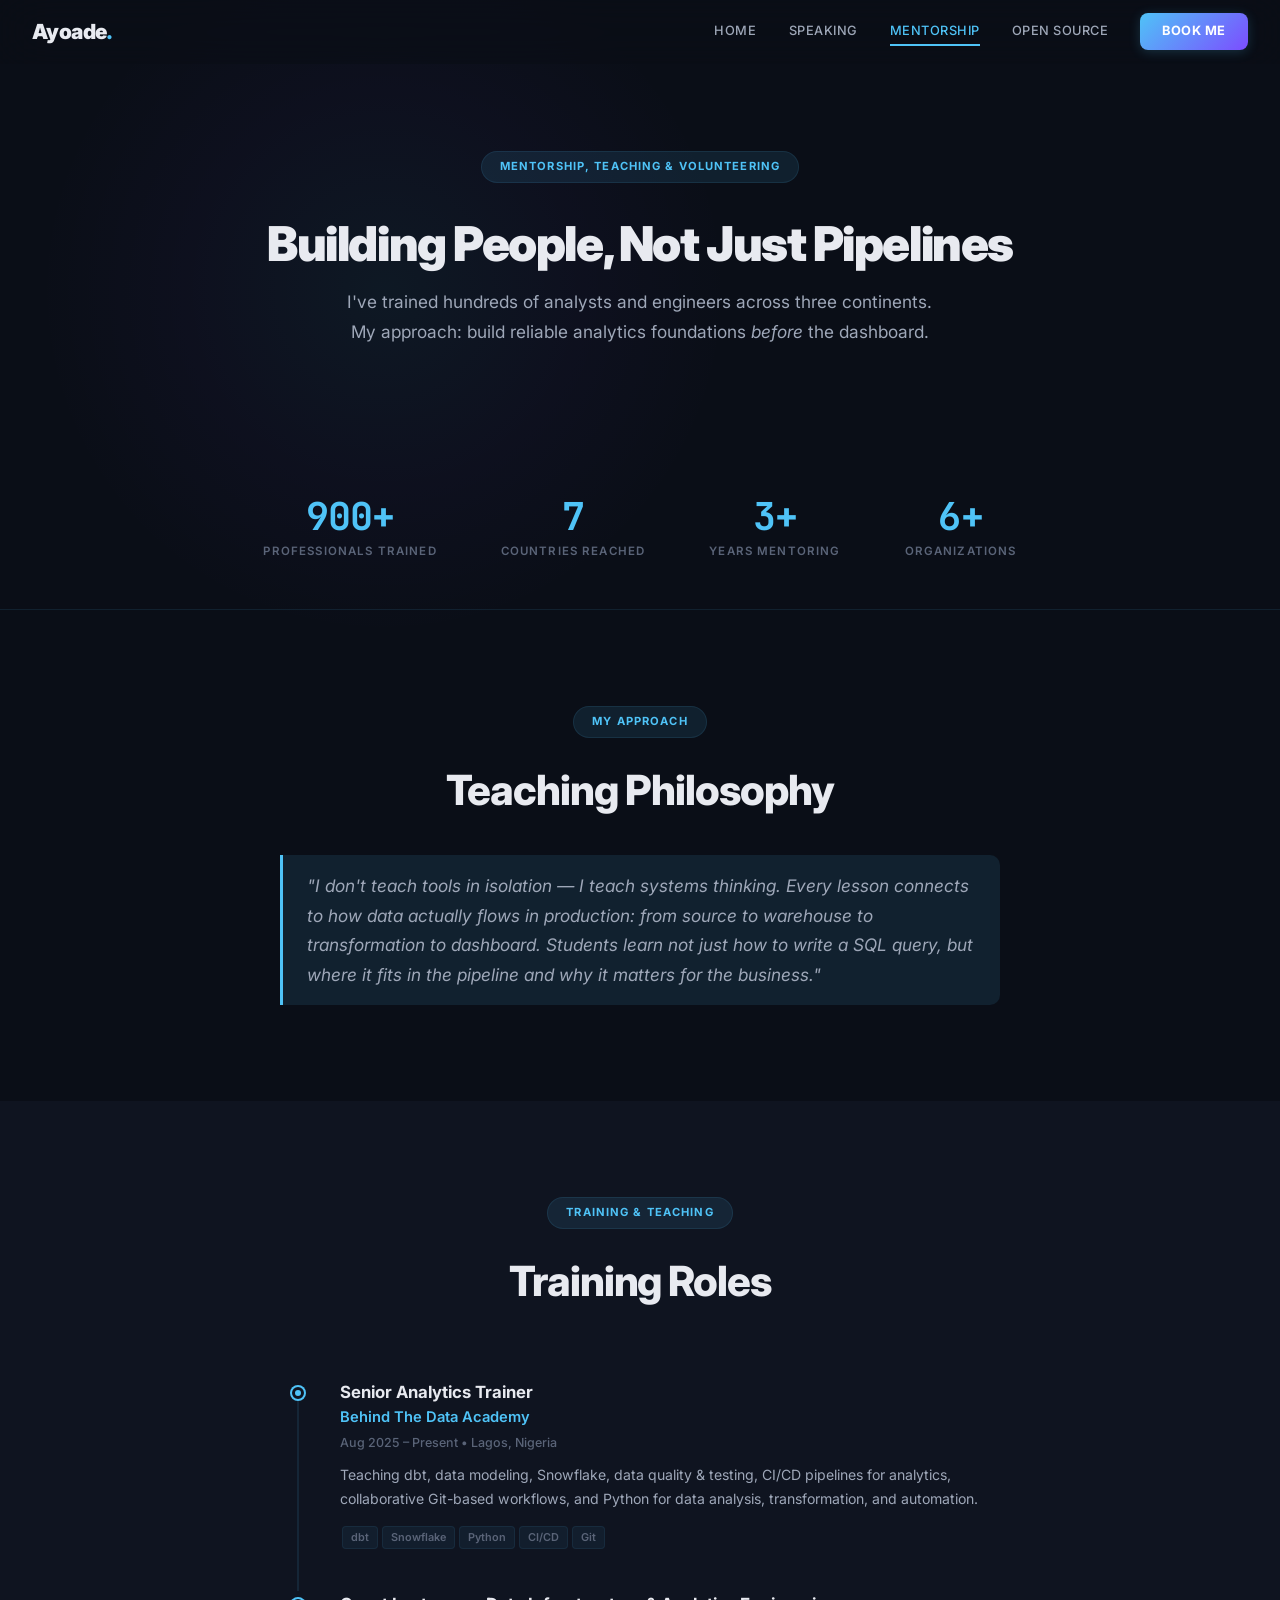
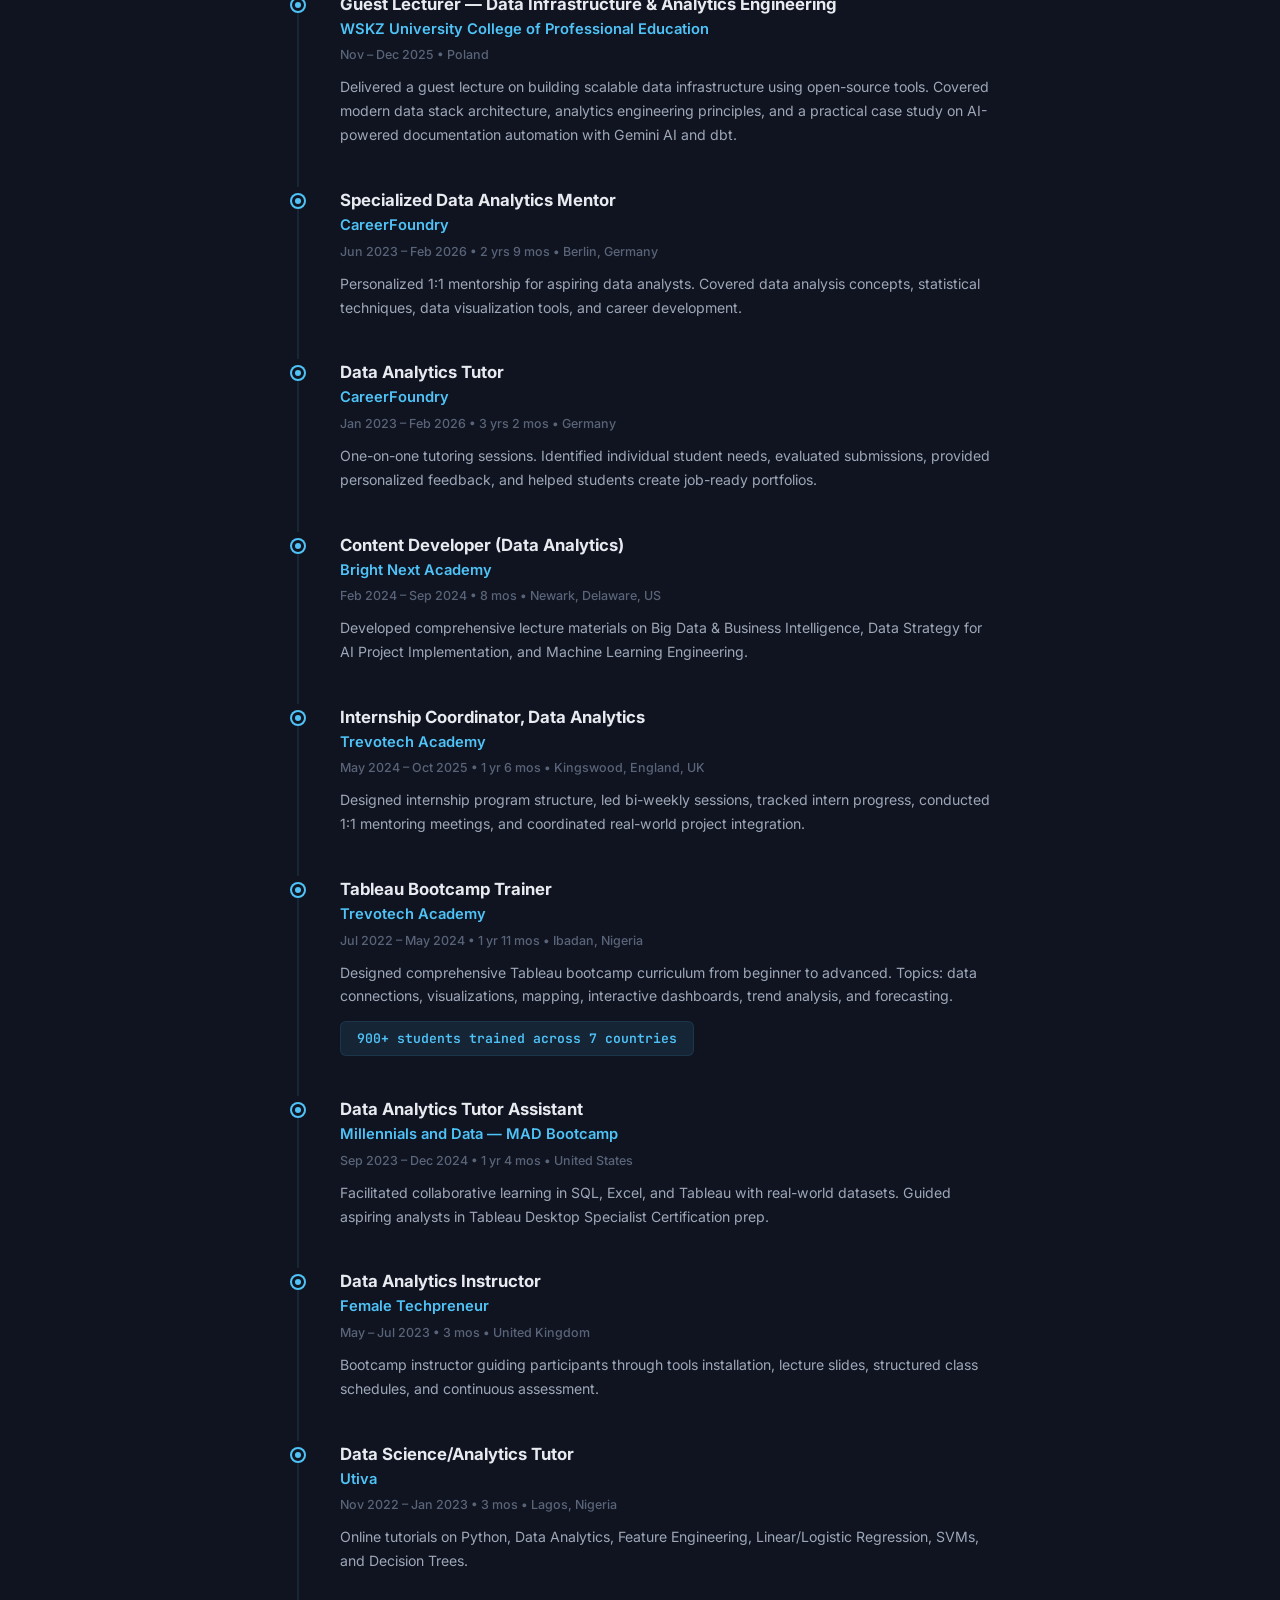
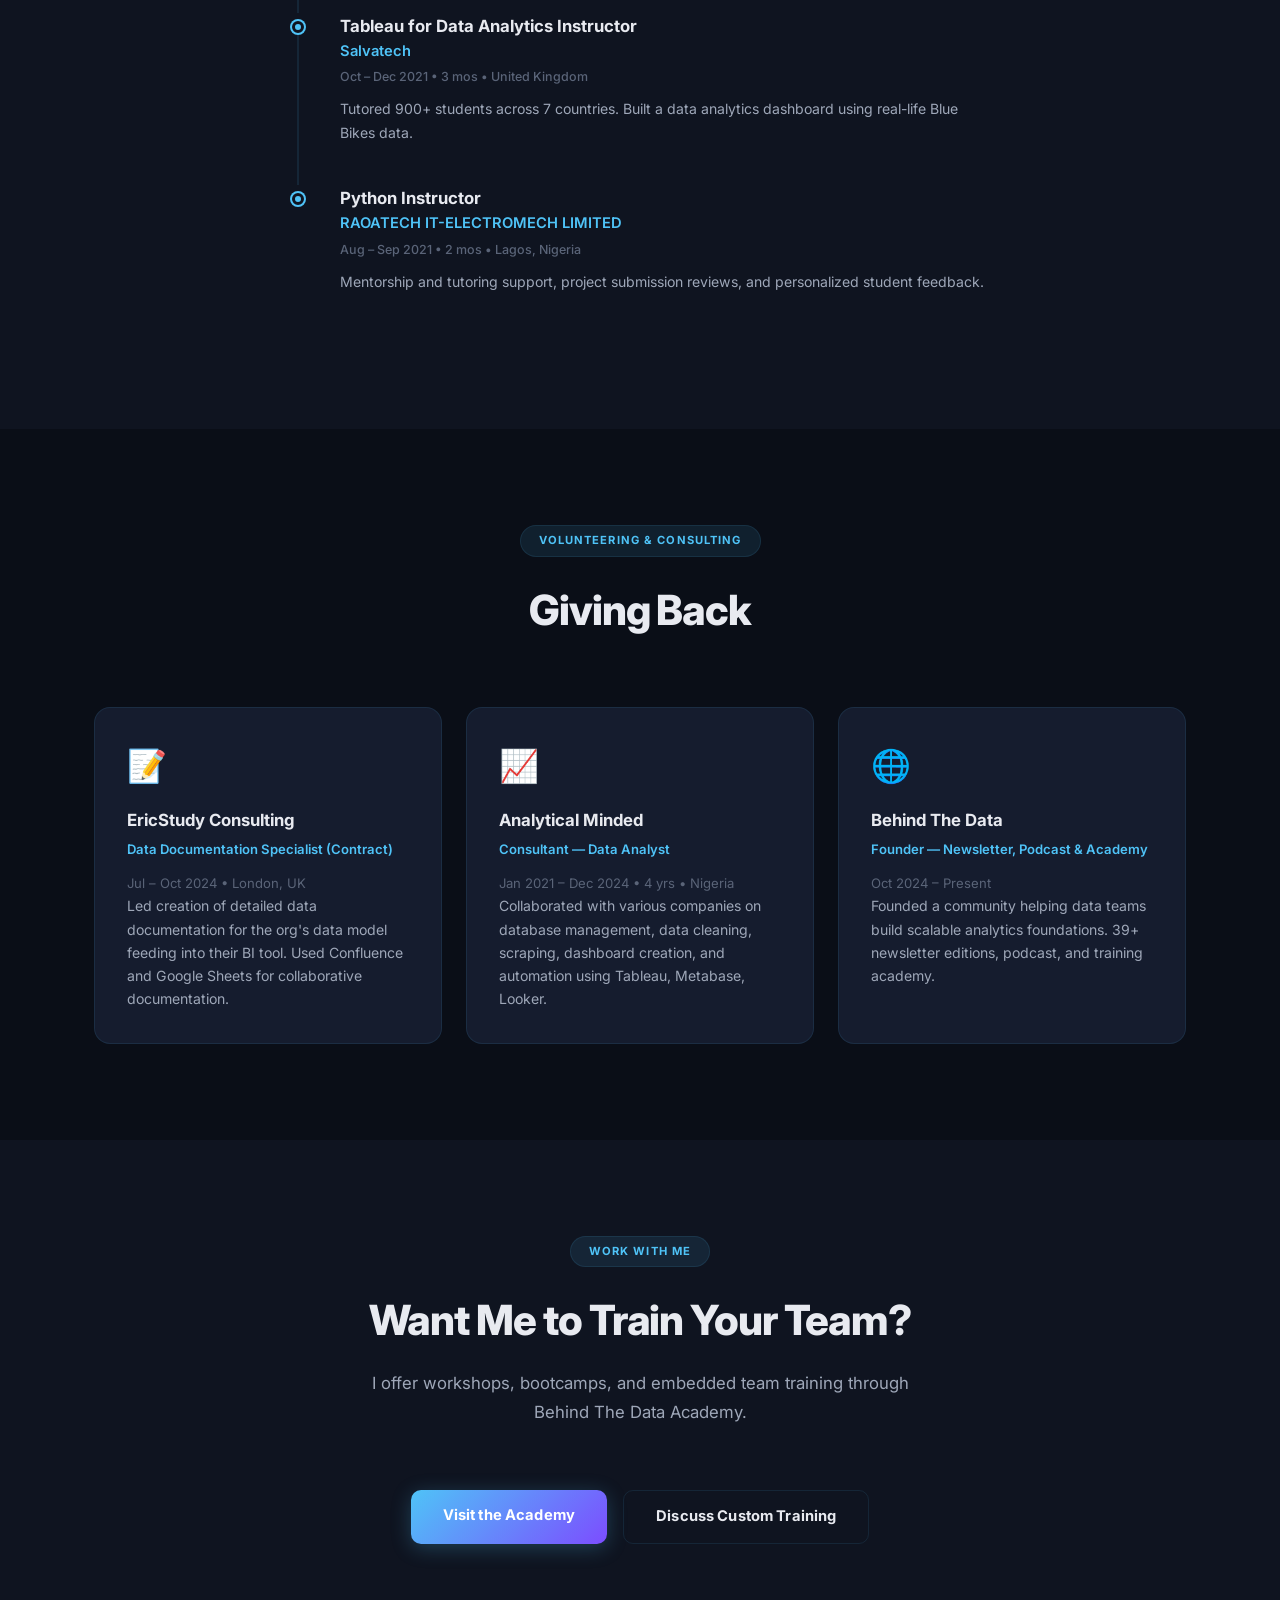
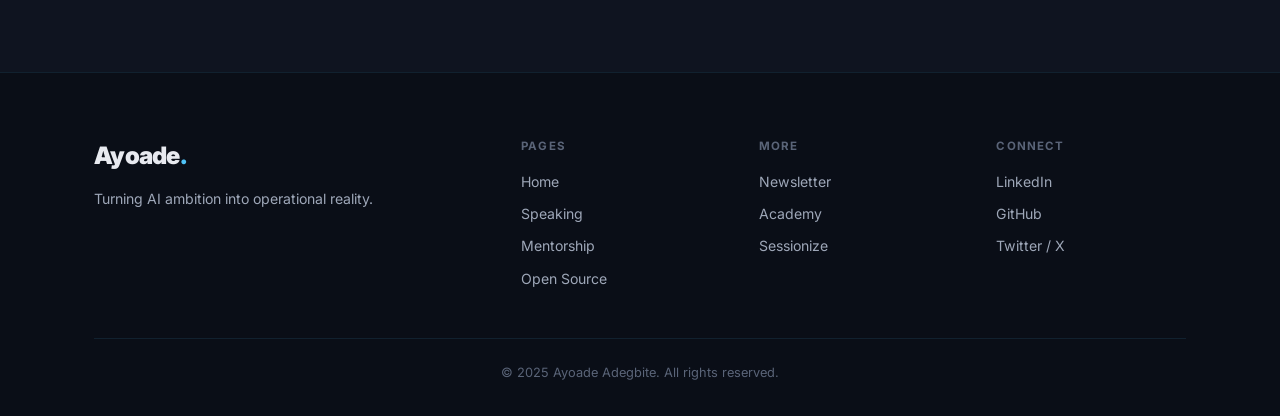
<file: static/mentorship.html>
<!DOCTYPE html>
<html lang="en">
<head>
    <meta charset="UTF-8">
    <meta name="viewport" content="width=device-width, initial-scale=1.0">
    <title>Mentorship, Teaching & Volunteering | Ayoade Adegbite</title>
    <meta name="description" content="Ayoade Adegbite's mentorship roles, teaching experience, bootcamp training, and volunteer work across three continents.">
    <link rel="preconnect" href="https://fonts.googleapis.com">
    <link rel="preconnect" href="https://fonts.gstatic.com" crossorigin>
    <link href="https://fonts.googleapis.com/css2?family=Inter:wght@300;400;500;600;700;800;900&family=JetBrains+Mono:wght@400;500;700&display=swap" rel="stylesheet">
    <link rel="stylesheet" href="style-v2.css">
</head>
<body>

<nav class="navbar" id="navbar">
    <a href="index-v2.html" class="nav-logo">Ayoade<span>.</span></a>
    <button class="nav-toggle" id="navToggle" aria-label="Toggle menu"><span></span><span></span><span></span></button>
    <div class="nav-links" id="navLinks">
        <a href="index-v2.html">Home</a>
        <a href="speaking.html">Speaking</a>
        <a href="mentorship.html" class="active">Mentorship</a>
        <a href="opensource.html">Open Source</a>
        <a href="index-v2.html#contact" class="nav-cta">Book Me</a>
    </div>
</nav>

<section class="page-hero">
    <div class="hero-glow"></div>
    <div class="container">
        <span class="section-badge">Mentorship, Teaching & Volunteering</span>
        <h1 class="page-hero-title">Building People, Not Just Pipelines</h1>
        <p class="page-hero-subtitle">I've trained hundreds of analysts and engineers across three continents. My approach: build reliable analytics foundations <em>before</em> the dashboard.</p>
    </div>
</section>

<section class="stats-bar">
    <div class="container">
        <div class="stats-grid">
            <div class="stat"><div class="stat-number">900+</div><div class="stat-label">Professionals Trained</div></div>
            <div class="stat"><div class="stat-number">7</div><div class="stat-label">Countries Reached</div></div>
            <div class="stat"><div class="stat-number">3+</div><div class="stat-label">Years Mentoring</div></div>
            <div class="stat"><div class="stat-number">6+</div><div class="stat-label">Organizations</div></div>
        </div>
    </div>
</section>

<section class="section">
    <div class="container">
        <div class="section-header" style="margin-bottom: 0;">
            <span class="section-badge">My Approach</span>
            <h2 class="section-title">Teaching Philosophy</h2>
        </div>
        <blockquote class="about-quote" style="max-width: 720px; margin: 2rem auto 0;">
            "I don't teach tools in isolation &mdash; I teach systems thinking. Every lesson connects to how data actually flows in production: from source to warehouse to transformation to dashboard. Students learn not just <em>how</em> to write a SQL query, but <em>where</em> it fits in the pipeline and <em>why</em> it matters for the business."
        </blockquote>
    </div>
</section>

<section class="section section-alt" id="training">
    <div class="container">
        <div class="section-header">
            <span class="section-badge">Training & Teaching</span>
            <h2 class="section-title">Training Roles</h2>
        </div>
        <div class="timeline">
            <div class="timeline-item"><div class="timeline-dot"></div><div class="timeline-content">
                <div class="timeline-role">Senior Analytics Trainer</div>
                <div class="timeline-org">Behind The Data Academy</div>
                <div class="timeline-date">Aug 2025 &ndash; Present &bull; Lagos, Nigeria</div>
                <p class="timeline-desc">Teaching dbt, data modeling, Snowflake, data quality & testing, CI/CD pipelines for analytics, collaborative Git-based workflows, and Python for data analysis, transformation, and automation.</p>
                <div class="exp-tags" style="margin-top:0.8rem"><span class="tag-sm">dbt</span><span class="tag-sm">Snowflake</span><span class="tag-sm">Python</span><span class="tag-sm">CI/CD</span><span class="tag-sm">Git</span></div>
            </div></div>
            <div class="timeline-item"><div class="timeline-dot"></div><div class="timeline-content">
                <div class="timeline-role">Guest Lecturer &mdash; Data Infrastructure & Analytics Engineering</div>
                <div class="timeline-org">WSKZ University College of Professional Education</div>
                <div class="timeline-date">Nov &ndash; Dec 2025 &bull; Poland</div>
                <p class="timeline-desc">Delivered a guest lecture on building scalable data infrastructure using open-source tools. Covered modern data stack architecture, analytics engineering principles, and a practical case study on AI-powered documentation automation with Gemini AI and dbt.</p>
            </div></div>
            <div class="timeline-item"><div class="timeline-dot"></div><div class="timeline-content">
                <div class="timeline-role">Specialized Data Analytics Mentor</div>
                <div class="timeline-org">CareerFoundry</div>
                <div class="timeline-date">Jun 2023 &ndash; Feb 2026 &bull; 2 yrs 9 mos &bull; Berlin, Germany</div>
                <p class="timeline-desc">Personalized 1:1 mentorship for aspiring data analysts. Covered data analysis concepts, statistical techniques, data visualization tools, and career development.</p>
            </div></div>
            <div class="timeline-item"><div class="timeline-dot"></div><div class="timeline-content">
                <div class="timeline-role">Data Analytics Tutor</div>
                <div class="timeline-org">CareerFoundry</div>
                <div class="timeline-date">Jan 2023 &ndash; Feb 2026 &bull; 3 yrs 2 mos &bull; Germany</div>
                <p class="timeline-desc">One-on-one tutoring sessions. Identified individual student needs, evaluated submissions, provided personalized feedback, and helped students create job-ready portfolios.</p>
            </div></div>
            <div class="timeline-item"><div class="timeline-dot"></div><div class="timeline-content">
                <div class="timeline-role">Content Developer (Data Analytics)</div>
                <div class="timeline-org">Bright Next Academy</div>
                <div class="timeline-date">Feb 2024 &ndash; Sep 2024 &bull; 8 mos &bull; Newark, Delaware, US</div>
                <p class="timeline-desc">Developed comprehensive lecture materials on Big Data & Business Intelligence, Data Strategy for AI Project Implementation, and Machine Learning Engineering.</p>
            </div></div>
            <div class="timeline-item"><div class="timeline-dot"></div><div class="timeline-content">
                <div class="timeline-role">Internship Coordinator, Data Analytics</div>
                <div class="timeline-org">Trevotech Academy</div>
                <div class="timeline-date">May 2024 &ndash; Oct 2025 &bull; 1 yr 6 mos &bull; Kingswood, England, UK</div>
                <p class="timeline-desc">Designed internship program structure, led bi-weekly sessions, tracked intern progress, conducted 1:1 mentoring meetings, and coordinated real-world project integration.</p>
            </div></div>
            <div class="timeline-item"><div class="timeline-dot"></div><div class="timeline-content">
                <div class="timeline-role">Tableau Bootcamp Trainer</div>
                <div class="timeline-org">Trevotech Academy</div>
                <div class="timeline-date">Jul 2022 &ndash; May 2024 &bull; 1 yr 11 mos &bull; Ibadan, Nigeria</div>
                <p class="timeline-desc">Designed comprehensive Tableau bootcamp curriculum from beginner to advanced. Topics: data connections, visualizations, mapping, interactive dashboards, trend analysis, and forecasting.</p>
                <div class="highlight-metric">900+ students trained across 7 countries</div>
            </div></div>
            <div class="timeline-item"><div class="timeline-dot"></div><div class="timeline-content">
                <div class="timeline-role">Data Analytics Tutor Assistant</div>
                <div class="timeline-org">Millennials and Data &mdash; MAD Bootcamp</div>
                <div class="timeline-date">Sep 2023 &ndash; Dec 2024 &bull; 1 yr 4 mos &bull; United States</div>
                <p class="timeline-desc">Facilitated collaborative learning in SQL, Excel, and Tableau with real-world datasets. Guided aspiring analysts in Tableau Desktop Specialist Certification prep.</p>
            </div></div>
            <div class="timeline-item"><div class="timeline-dot"></div><div class="timeline-content">
                <div class="timeline-role">Data Analytics Instructor</div>
                <div class="timeline-org">Female Techpreneur</div>
                <div class="timeline-date">May &ndash; Jul 2023 &bull; 3 mos &bull; United Kingdom</div>
                <p class="timeline-desc">Bootcamp instructor guiding participants through tools installation, lecture slides, structured class schedules, and continuous assessment.</p>
            </div></div>
            <div class="timeline-item"><div class="timeline-dot"></div><div class="timeline-content">
                <div class="timeline-role">Data Science/Analytics Tutor</div>
                <div class="timeline-org">Utiva</div>
                <div class="timeline-date">Nov 2022 &ndash; Jan 2023 &bull; 3 mos &bull; Lagos, Nigeria</div>
                <p class="timeline-desc">Online tutorials on Python, Data Analytics, Feature Engineering, Linear/Logistic Regression, SVMs, and Decision Trees.</p>
            </div></div>
            <div class="timeline-item"><div class="timeline-dot"></div><div class="timeline-content">
                <div class="timeline-role">Tableau for Data Analytics Instructor</div>
                <div class="timeline-org">Salvatech</div>
                <div class="timeline-date">Oct &ndash; Dec 2021 &bull; 3 mos &bull; United Kingdom</div>
                <p class="timeline-desc">Tutored 900+ students across 7 countries. Built a data analytics dashboard using real-life Blue Bikes data.</p>
            </div></div>
            <div class="timeline-item"><div class="timeline-dot"></div><div class="timeline-content">
                <div class="timeline-role">Python Instructor</div>
                <div class="timeline-org">RAOATECH IT-ELECTROMECH LIMITED</div>
                <div class="timeline-date">Aug &ndash; Sep 2021 &bull; 2 mos &bull; Lagos, Nigeria</div>
                <p class="timeline-desc">Mentorship and tutoring support, project submission reviews, and personalized student feedback.</p>
            </div></div>
        </div>
    </div>
</section>

<section class="section" id="volunteering">
    <div class="container">
        <div class="section-header">
            <span class="section-badge">Volunteering & Consulting</span>
            <h2 class="section-title">Giving Back</h2>
        </div>
        <div class="preview-grid-3">
            <div class="mentorship-preview-card">
                <div class="mentorship-preview-icon">&#128221;</div>
                <h3>EricStudy Consulting</h3>
                <div class="mentorship-preview-role">Data Documentation Specialist (Contract)</div>
                <p style="font-size:0.82rem;color:var(--text-muted);margin-top:0.3rem">Jul &ndash; Oct 2024 &bull; London, UK</p>
                <p>Led creation of detailed data documentation for the org's data model feeding into their BI tool. Used Confluence and Google Sheets for collaborative documentation.</p>
            </div>
            <div class="mentorship-preview-card">
                <div class="mentorship-preview-icon">&#128200;</div>
                <h3>Analytical Minded</h3>
                <div class="mentorship-preview-role">Consultant &mdash; Data Analyst</div>
                <p style="font-size:0.82rem;color:var(--text-muted);margin-top:0.3rem">Jan 2021 &ndash; Dec 2024 &bull; 4 yrs &bull; Nigeria</p>
                <p>Collaborated with various companies on database management, data cleaning, scraping, dashboard creation, and automation using Tableau, Metabase, Looker.</p>
            </div>
            <div class="mentorship-preview-card">
                <div class="mentorship-preview-icon">&#127760;</div>
                <h3>Behind The Data</h3>
                <div class="mentorship-preview-role">Founder &mdash; Newsletter, Podcast & Academy</div>
                <p style="font-size:0.82rem;color:var(--text-muted);margin-top:0.3rem">Oct 2024 &ndash; Present</p>
                <p>Founded a community helping data teams build scalable analytics foundations. 39+ newsletter editions, podcast, and training academy.</p>
            </div>
        </div>
    </div>
</section>

<section class="section section-alt">
    <div class="container">
        <div class="section-header">
            <span class="section-badge">Work With Me</span>
            <h2 class="section-title">Want Me to Train Your Team?</h2>
            <p class="section-subtitle">I offer workshops, bootcamps, and embedded team training through Behind The Data Academy.</p>
        </div>
        <div class="cta-row">
            <a href="https://academy.behindthedata.tech" target="_blank" class="btn btn-primary">Visit the Academy</a>
            <a href="mailto:tripleaceme@gmail.com" class="btn btn-outline">Discuss Custom Training</a>
        </div>
    </div>
</section>

<footer class="footer">
    <div class="container">
        <div class="footer-grid">
            <div class="footer-col"><a href="index-v2.html" class="nav-logo footer-logo">Ayoade<span>.</span></a><p class="footer-tagline">Turning AI ambition into operational reality.</p></div>
            <div class="footer-col"><div class="footer-col-title">Pages</div><div class="footer-nav"><a href="index-v2.html">Home</a><a href="speaking.html">Speaking</a><a href="mentorship.html">Mentorship</a><a href="opensource.html">Open Source</a></div></div>
            <div class="footer-col"><div class="footer-col-title">More</div><div class="footer-nav"><a href="https://behindthedata.substack.com" target="_blank">Newsletter</a><a href="https://academy.behindthedata.tech" target="_blank">Academy</a><a href="https://sessionize.com/ayoade" target="_blank">Sessionize</a></div></div>
            <div class="footer-col"><div class="footer-col-title">Connect</div><div class="footer-nav"><a href="https://www.linkedin.com/in/tripleaceme" target="_blank">LinkedIn</a><a href="https://github.com/tripleaceme" target="_blank">GitHub</a><a href="https://twitter.com/abel_analytics" target="_blank">Twitter / X</a></div></div>
        </div>
        <div class="footer-bottom">&copy; 2025 Ayoade Adegbite. All rights reserved.</div>
    </div>
</footer>

<script src="script-v2.js"></script>
</body>
</html>
</file>
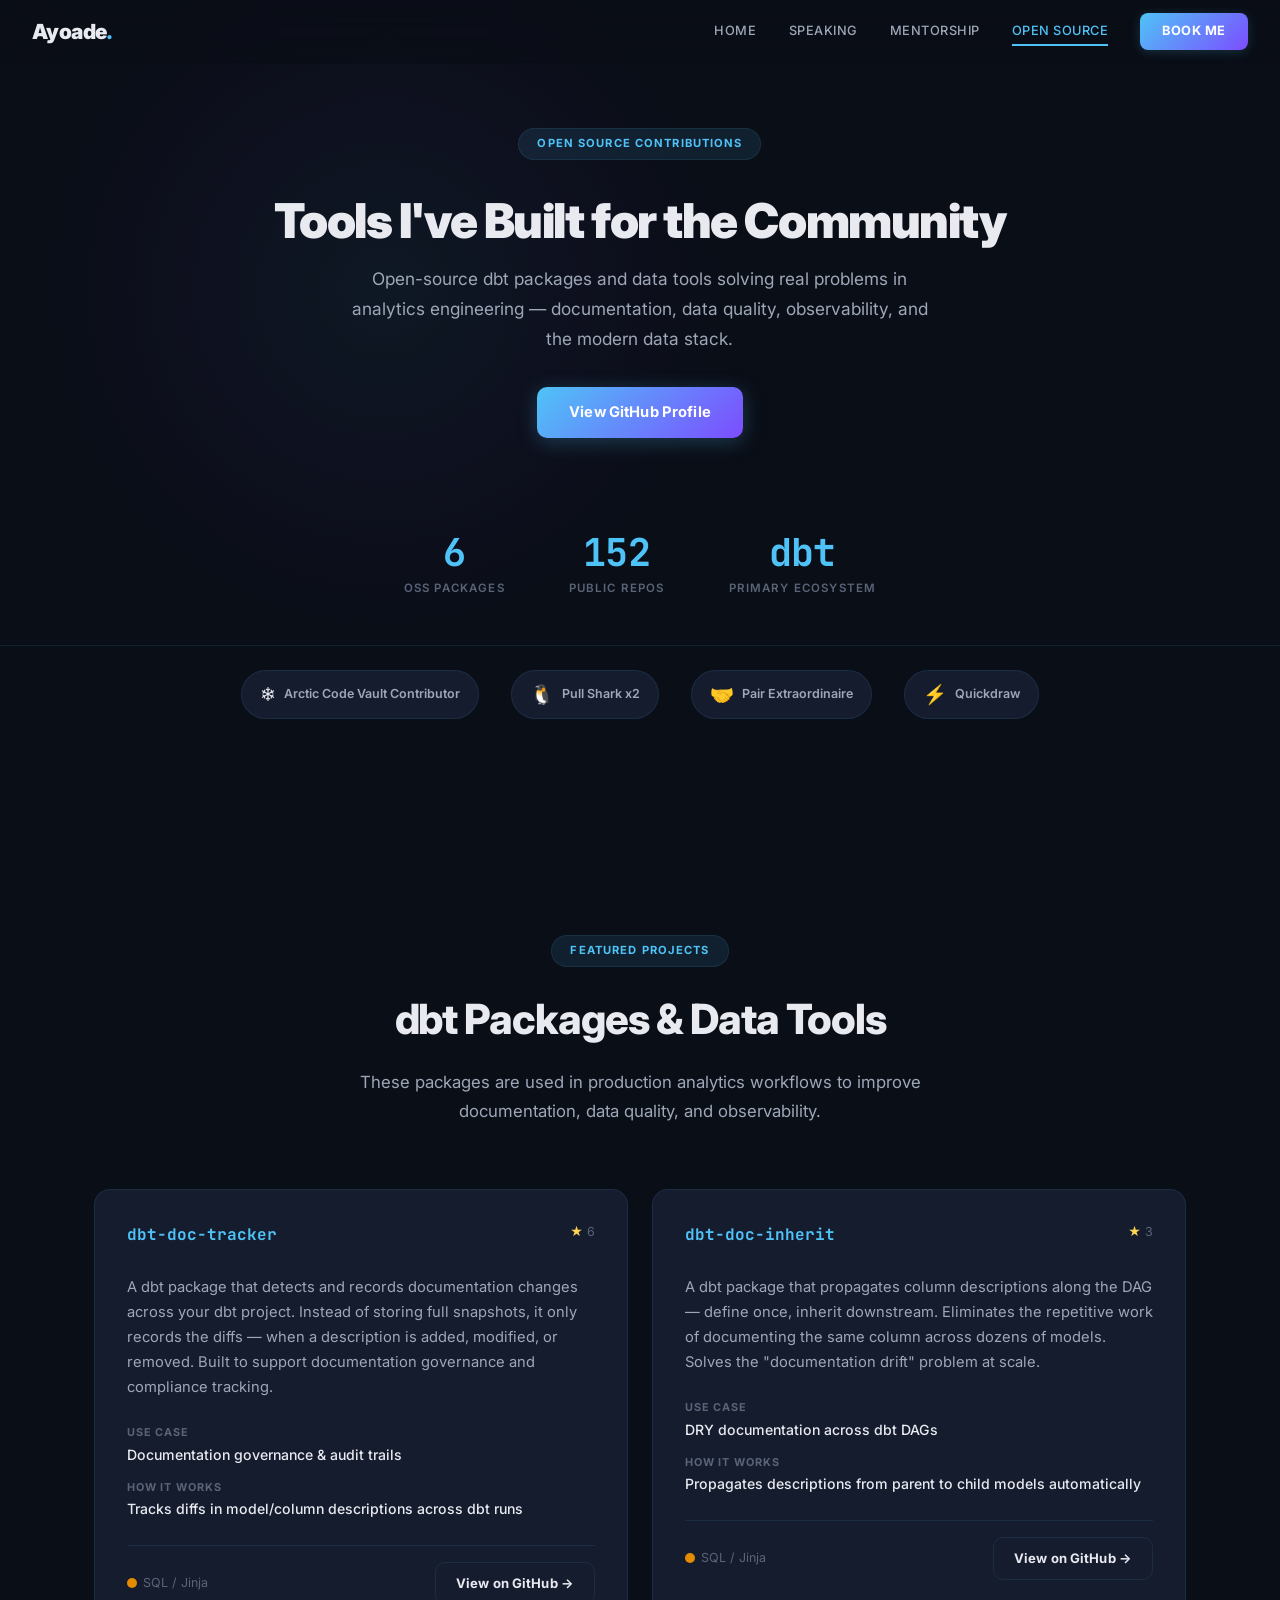
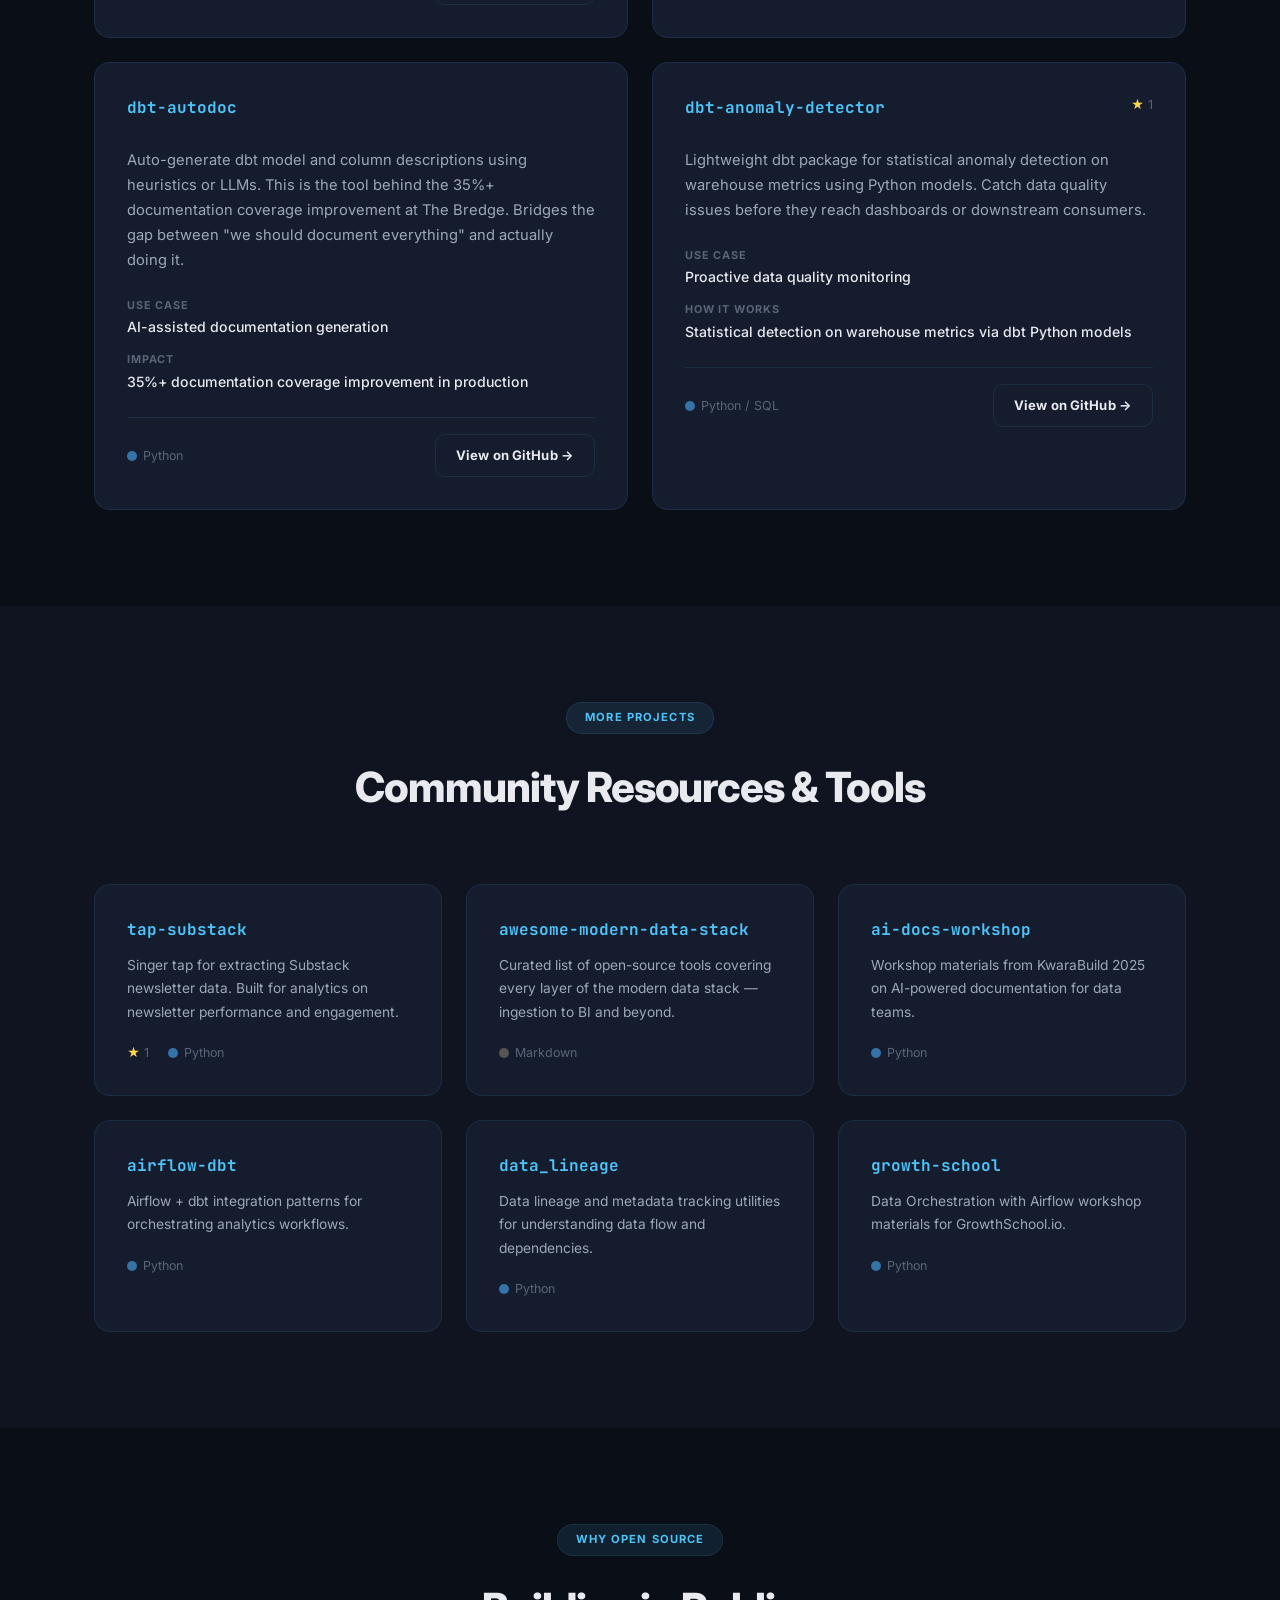
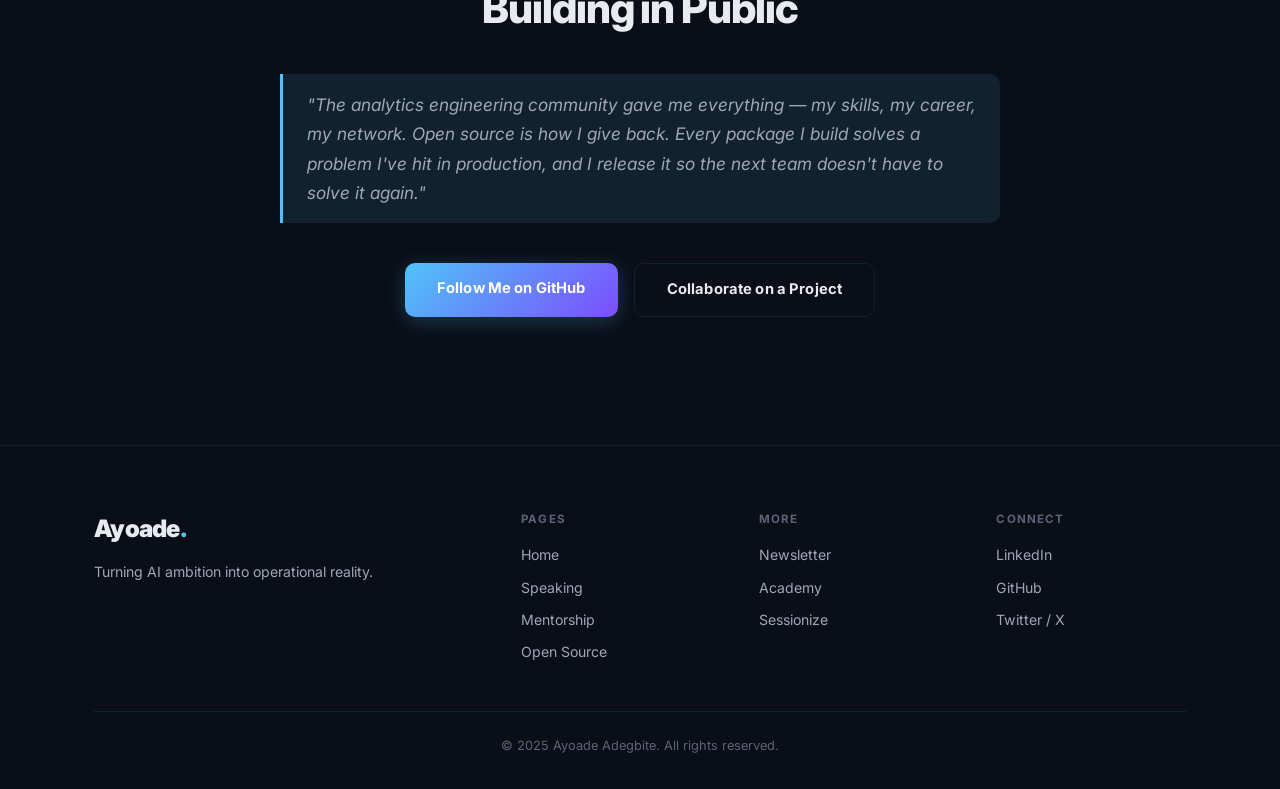
<file: static/opensource.html>
<!DOCTYPE html>
<html lang="en">
<head>
    <meta charset="UTF-8">
    <meta name="viewport" content="width=device-width, initial-scale=1.0">
    <title>Open Source Contributions | Ayoade Adegbite</title>
    <meta name="description" content="Ayoade Adegbite's open-source dbt packages and tools for analytics engineering, documentation automation, and data quality.">
    <link rel="preconnect" href="https://fonts.googleapis.com">
    <link rel="preconnect" href="https://fonts.gstatic.com" crossorigin>
    <link href="https://fonts.googleapis.com/css2?family=Inter:wght@300;400;500;600;700;800;900&family=JetBrains+Mono:wght@400;500;700&display=swap" rel="stylesheet">
    <link rel="stylesheet" href="style-v2.css">
</head>
<body>

<nav class="navbar" id="navbar">
    <a href="index-v2.html" class="nav-logo">Ayoade<span>.</span></a>
    <button class="nav-toggle" id="navToggle" aria-label="Toggle menu"><span></span><span></span><span></span></button>
    <div class="nav-links" id="navLinks">
        <a href="index-v2.html">Home</a>
        <a href="speaking.html">Speaking</a>
        <a href="mentorship.html">Mentorship</a>
        <a href="opensource.html" class="active">Open Source</a>
        <a href="index-v2.html#contact" class="nav-cta">Book Me</a>
    </div>
</nav>

<section class="page-hero">
    <div class="hero-glow"></div>
    <div class="container">
        <span class="section-badge">Open Source Contributions</span>
        <h1 class="page-hero-title">Tools I've Built for the Community</h1>
        <p class="page-hero-subtitle">Open-source dbt packages and data tools solving real problems in analytics engineering &mdash; documentation, data quality, observability, and the modern data stack.</p>
        <div class="hero-buttons" style="justify-content:center">
            <a href="https://github.com/tripleaceme" target="_blank" class="btn btn-primary">View GitHub Profile</a>
        </div>
    </div>
</section>

<section class="stats-bar">
    <div class="container">
        <div class="stats-grid">
            <div class="stat"><div class="stat-number">6</div><div class="stat-label">OSS Packages</div></div>
            <div class="stat"><div class="stat-number">152</div><div class="stat-label">Public Repos</div></div>
            <div class="stat"><div class="stat-number">dbt</div><div class="stat-label">Primary Ecosystem</div></div>
        </div>
    </div>
</section>

<!-- GitHub Achievements -->
<section class="section" style="padding-top: 0;">
    <div class="container">
        <div class="github-achievements">
            <div class="achievement-badge" title="Contributed code to repositories preserved in the Arctic Code Vault">
                <span class="achievement-icon">&#10052;</span>
                <span class="achievement-name">Arctic Code Vault Contributor</span>
            </div>
            <div class="achievement-badge" title="Opened pull requests that have been merged">
                <span class="achievement-icon">&#128039;</span>
                <span class="achievement-name">Pull Shark x2</span>
            </div>
            <div class="achievement-badge" title="Paired on merged pull requests">
                <span class="achievement-icon">&#129309;</span>
                <span class="achievement-name">Pair Extraordinaire</span>
            </div>
            <div class="achievement-badge" title="Fast first issue response">
                <span class="achievement-icon">&#9889;</span>
                <span class="achievement-name">Quickdraw</span>
            </div>
        </div>
    </div>
</section>

<!-- FEATURED OSS PROJECTS -->
<section class="section" id="featured">
    <div class="container">
        <div class="section-header">
            <span class="section-badge">Featured Projects</span>
            <h2 class="section-title">dbt Packages & Data Tools</h2>
            <p class="section-subtitle">These packages are used in production analytics workflows to improve documentation, data quality, and observability.</p>
        </div>

        <!-- Large featured cards -->
        <div class="oss-featured-grid">

            <div class="oss-featured-card">
                <div class="oss-featured-header">
                    <div class="repo-name">dbt-doc-tracker</div>
                    <span class="repo-stat"><span class="star">&#9733;</span> 6</span>
                </div>
                <p class="oss-featured-desc">A dbt package that detects and records documentation changes across your dbt project. Instead of storing full snapshots, it only records the diffs &mdash; when a description is added, modified, or removed. Built to support documentation governance and compliance tracking.</p>
                <div class="oss-featured-highlights">
                    <div class="oss-highlight">
                        <div class="oss-highlight-label">Use Case</div>
                        <div class="oss-highlight-value">Documentation governance & audit trails</div>
                    </div>
                    <div class="oss-highlight">
                        <div class="oss-highlight-label">How It Works</div>
                        <div class="oss-highlight-value">Tracks diffs in model/column descriptions across dbt runs</div>
                    </div>
                </div>
                <div class="oss-featured-footer">
                    <span class="repo-lang"><span class="lang-dot sql"></span>SQL / Jinja</span>
                    <a href="https://github.com/tripleaceme/dbt-doc-tracker" target="_blank" class="btn btn-outline btn-sm">View on GitHub &rarr;</a>
                </div>
            </div>

            <div class="oss-featured-card">
                <div class="oss-featured-header">
                    <div class="repo-name">dbt-doc-inherit</div>
                    <span class="repo-stat"><span class="star">&#9733;</span> 3</span>
                </div>
                <p class="oss-featured-desc">A dbt package that propagates column descriptions along the DAG &mdash; define once, inherit downstream. Eliminates the repetitive work of documenting the same column across dozens of models. Solves the "documentation drift" problem at scale.</p>
                <div class="oss-featured-highlights">
                    <div class="oss-highlight">
                        <div class="oss-highlight-label">Use Case</div>
                        <div class="oss-highlight-value">DRY documentation across dbt DAGs</div>
                    </div>
                    <div class="oss-highlight">
                        <div class="oss-highlight-label">How It Works</div>
                        <div class="oss-highlight-value">Propagates descriptions from parent to child models automatically</div>
                    </div>
                </div>
                <div class="oss-featured-footer">
                    <span class="repo-lang"><span class="lang-dot sql"></span>SQL / Jinja</span>
                    <a href="https://github.com/tripleaceme/dbt-doc-inherit" target="_blank" class="btn btn-outline btn-sm">View on GitHub &rarr;</a>
                </div>
            </div>

            <div class="oss-featured-card">
                <div class="oss-featured-header">
                    <div class="repo-name">dbt-autodoc</div>
                </div>
                <p class="oss-featured-desc">Auto-generate dbt model and column descriptions using heuristics or LLMs. This is the tool behind the 35%+ documentation coverage improvement at The Bredge. Bridges the gap between "we should document everything" and actually doing it.</p>
                <div class="oss-featured-highlights">
                    <div class="oss-highlight">
                        <div class="oss-highlight-label">Use Case</div>
                        <div class="oss-highlight-value">AI-assisted documentation generation</div>
                    </div>
                    <div class="oss-highlight">
                        <div class="oss-highlight-label">Impact</div>
                        <div class="oss-highlight-value">35%+ documentation coverage improvement in production</div>
                    </div>
                </div>
                <div class="oss-featured-footer">
                    <span class="repo-lang"><span class="lang-dot py"></span>Python</span>
                    <a href="https://github.com/tripleaceme/dbt-autodoc" target="_blank" class="btn btn-outline btn-sm">View on GitHub &rarr;</a>
                </div>
            </div>

            <div class="oss-featured-card">
                <div class="oss-featured-header">
                    <div class="repo-name">dbt-anomaly-detector</div>
                    <span class="repo-stat"><span class="star">&#9733;</span> 1</span>
                </div>
                <p class="oss-featured-desc">Lightweight dbt package for statistical anomaly detection on warehouse metrics using Python models. Catch data quality issues before they reach dashboards or downstream consumers.</p>
                <div class="oss-featured-highlights">
                    <div class="oss-highlight">
                        <div class="oss-highlight-label">Use Case</div>
                        <div class="oss-highlight-value">Proactive data quality monitoring</div>
                    </div>
                    <div class="oss-highlight">
                        <div class="oss-highlight-label">How It Works</div>
                        <div class="oss-highlight-value">Statistical detection on warehouse metrics via dbt Python models</div>
                    </div>
                </div>
                <div class="oss-featured-footer">
                    <span class="repo-lang"><span class="lang-dot py"></span>Python / SQL</span>
                    <a href="https://github.com/tripleaceme/dbt-anomaly-detector" target="_blank" class="btn btn-outline btn-sm">View on GitHub &rarr;</a>
                </div>
            </div>

        </div>
    </div>
</section>

<!-- OTHER NOTABLE REPOS -->
<section class="section section-alt" id="other">
    <div class="container">
        <div class="section-header">
            <span class="section-badge">More Projects</span>
            <h2 class="section-title">Community Resources & Tools</h2>
        </div>
        <div class="repos-grid">
            <a href="https://github.com/tripleaceme/tap-substack" target="_blank" class="repo-card">
                <div class="repo-name">tap-substack</div>
                <p class="repo-desc">Singer tap for extracting Substack newsletter data. Built for analytics on newsletter performance and engagement.</p>
                <div class="repo-meta"><span class="repo-stat"><span class="star">&#9733;</span> 1</span><span class="repo-lang"><span class="lang-dot py"></span>Python</span></div>
            </a>
            <a href="https://github.com/tripleaceme/awesome-modern-data-stack" target="_blank" class="repo-card">
                <div class="repo-name">awesome-modern-data-stack</div>
                <p class="repo-desc">Curated list of open-source tools covering every layer of the modern data stack &mdash; ingestion to BI and beyond.</p>
                <div class="repo-meta"><span class="repo-lang"><span class="lang-dot md"></span>Markdown</span></div>
            </a>
            <a href="https://github.com/tripleaceme/ai-docs-workshop" target="_blank" class="repo-card">
                <div class="repo-name">ai-docs-workshop</div>
                <p class="repo-desc">Workshop materials from KwaraBuild 2025 on AI-powered documentation for data teams.</p>
                <div class="repo-meta"><span class="repo-lang"><span class="lang-dot py"></span>Python</span></div>
            </a>
            <a href="https://github.com/tripleaceme/airflow-dbt" target="_blank" class="repo-card">
                <div class="repo-name">airflow-dbt</div>
                <p class="repo-desc">Airflow + dbt integration patterns for orchestrating analytics workflows.</p>
                <div class="repo-meta"><span class="repo-lang"><span class="lang-dot py"></span>Python</span></div>
            </a>
            <a href="https://github.com/tripleaceme/data_lineage" target="_blank" class="repo-card">
                <div class="repo-name">data_lineage</div>
                <p class="repo-desc">Data lineage and metadata tracking utilities for understanding data flow and dependencies.</p>
                <div class="repo-meta"><span class="repo-lang"><span class="lang-dot py"></span>Python</span></div>
            </a>
            <a href="https://github.com/tripleaceme/growth-school" target="_blank" class="repo-card">
                <div class="repo-name">growth-school</div>
                <p class="repo-desc">Data Orchestration with Airflow workshop materials for GrowthSchool.io.</p>
                <div class="repo-meta"><span class="repo-lang"><span class="lang-dot py"></span>Python</span></div>
            </a>
        </div>
    </div>
</section>

<!-- PHILOSOPHY -->
<section class="section">
    <div class="container">
        <div class="section-header" style="margin-bottom: 0">
            <span class="section-badge">Why Open Source</span>
            <h2 class="section-title">Building in Public</h2>
        </div>
        <blockquote class="about-quote" style="max-width: 720px; margin: 2rem auto 0;">
            "The analytics engineering community gave me everything &mdash; my skills, my career, my network. Open source is how I give back. Every package I build solves a problem I've hit in production, and I release it so the next team doesn't have to solve it again."
        </blockquote>
        <div class="cta-row" style="margin-top: 2.5rem">
            <a href="https://github.com/tripleaceme" target="_blank" class="btn btn-primary">Follow Me on GitHub</a>
            <a href="index-v2.html#contact" class="btn btn-outline">Collaborate on a Project</a>
        </div>
    </div>
</section>

<footer class="footer">
    <div class="container">
        <div class="footer-grid">
            <div class="footer-col"><a href="index-v2.html" class="nav-logo footer-logo">Ayoade<span>.</span></a><p class="footer-tagline">Turning AI ambition into operational reality.</p></div>
            <div class="footer-col"><div class="footer-col-title">Pages</div><div class="footer-nav"><a href="index-v2.html">Home</a><a href="speaking.html">Speaking</a><a href="mentorship.html">Mentorship</a><a href="opensource.html">Open Source</a></div></div>
            <div class="footer-col"><div class="footer-col-title">More</div><div class="footer-nav"><a href="https://behindthedata.substack.com" target="_blank">Newsletter</a><a href="https://academy.behindthedata.tech" target="_blank">Academy</a><a href="https://sessionize.com/ayoade" target="_blank">Sessionize</a></div></div>
            <div class="footer-col"><div class="footer-col-title">Connect</div><div class="footer-nav"><a href="https://www.linkedin.com/in/tripleaceme" target="_blank">LinkedIn</a><a href="https://github.com/tripleaceme" target="_blank">GitHub</a><a href="https://twitter.com/abel_analytics" target="_blank">Twitter / X</a></div></div>
        </div>
        <div class="footer-bottom">&copy; 2025 Ayoade Adegbite. All rights reserved.</div>
    </div>
</footer>

<script src="script-v2.js"></script>
</body>
</html>
</file>
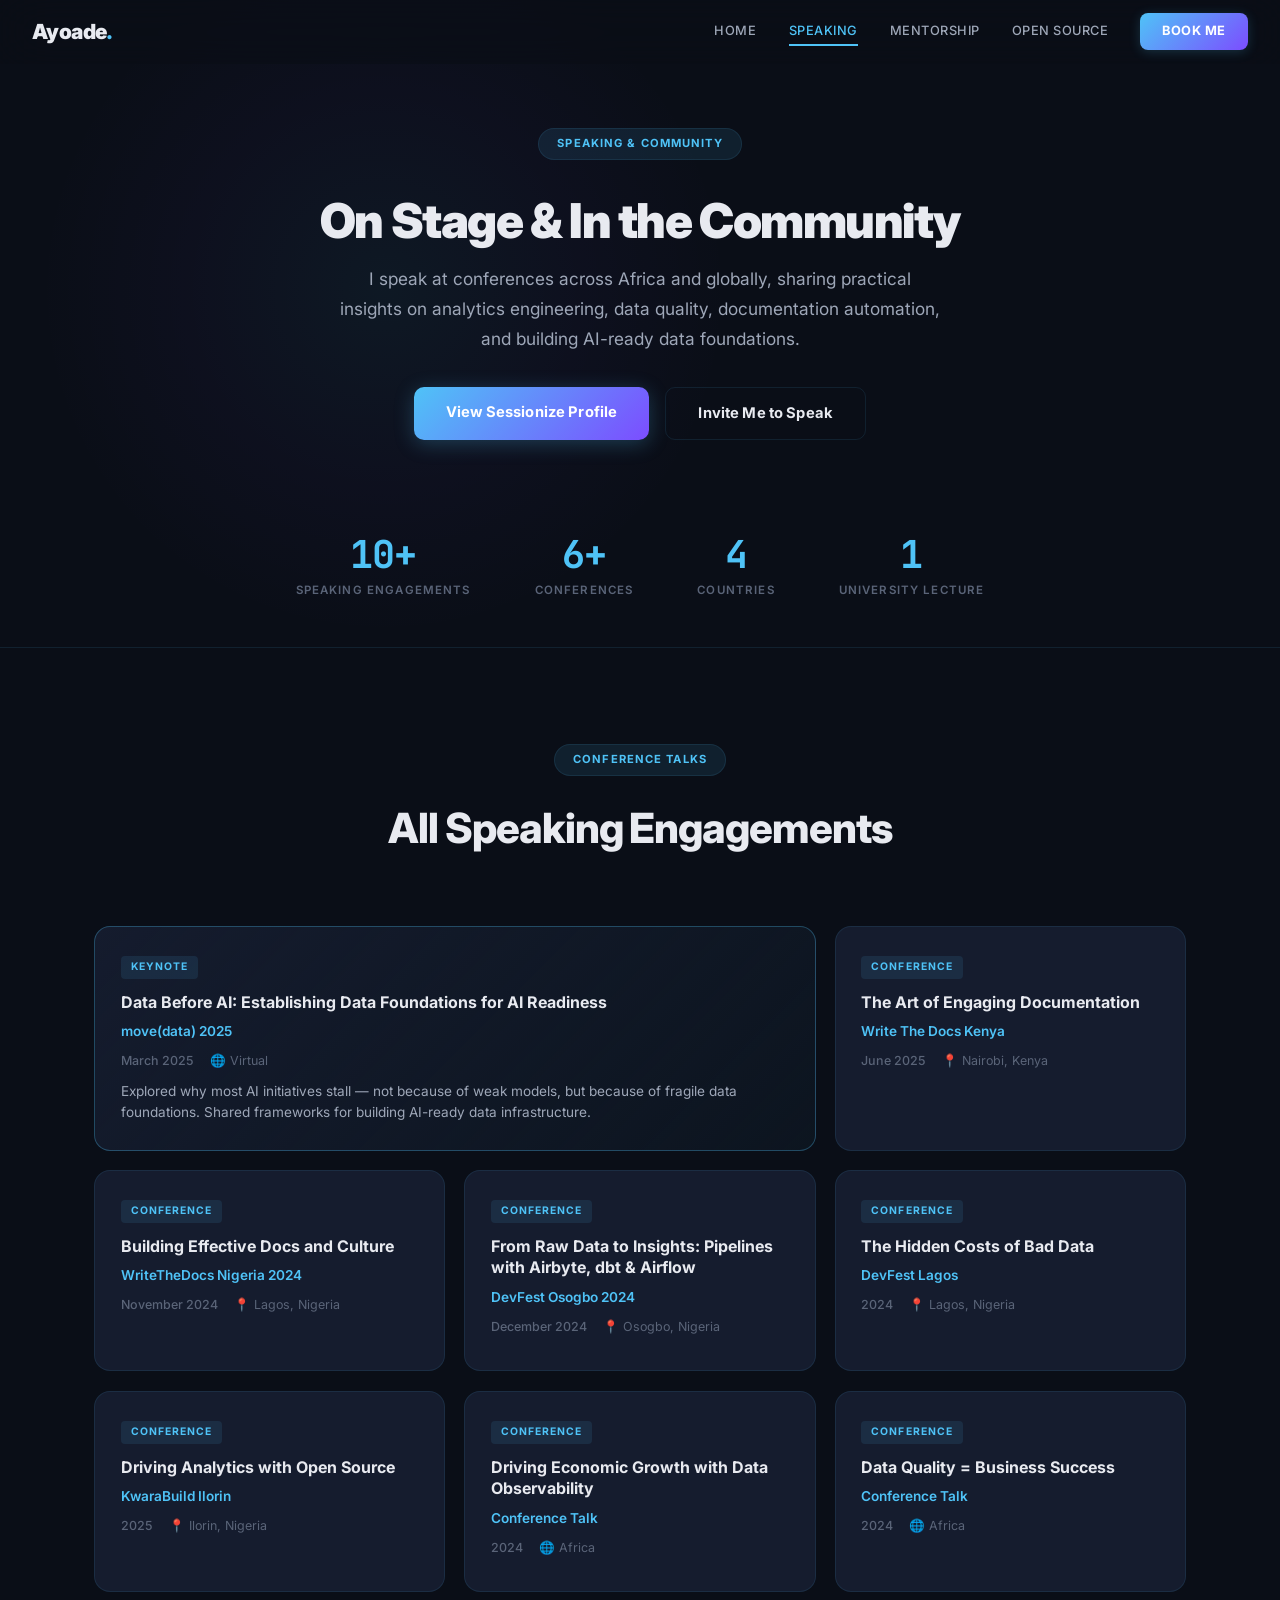
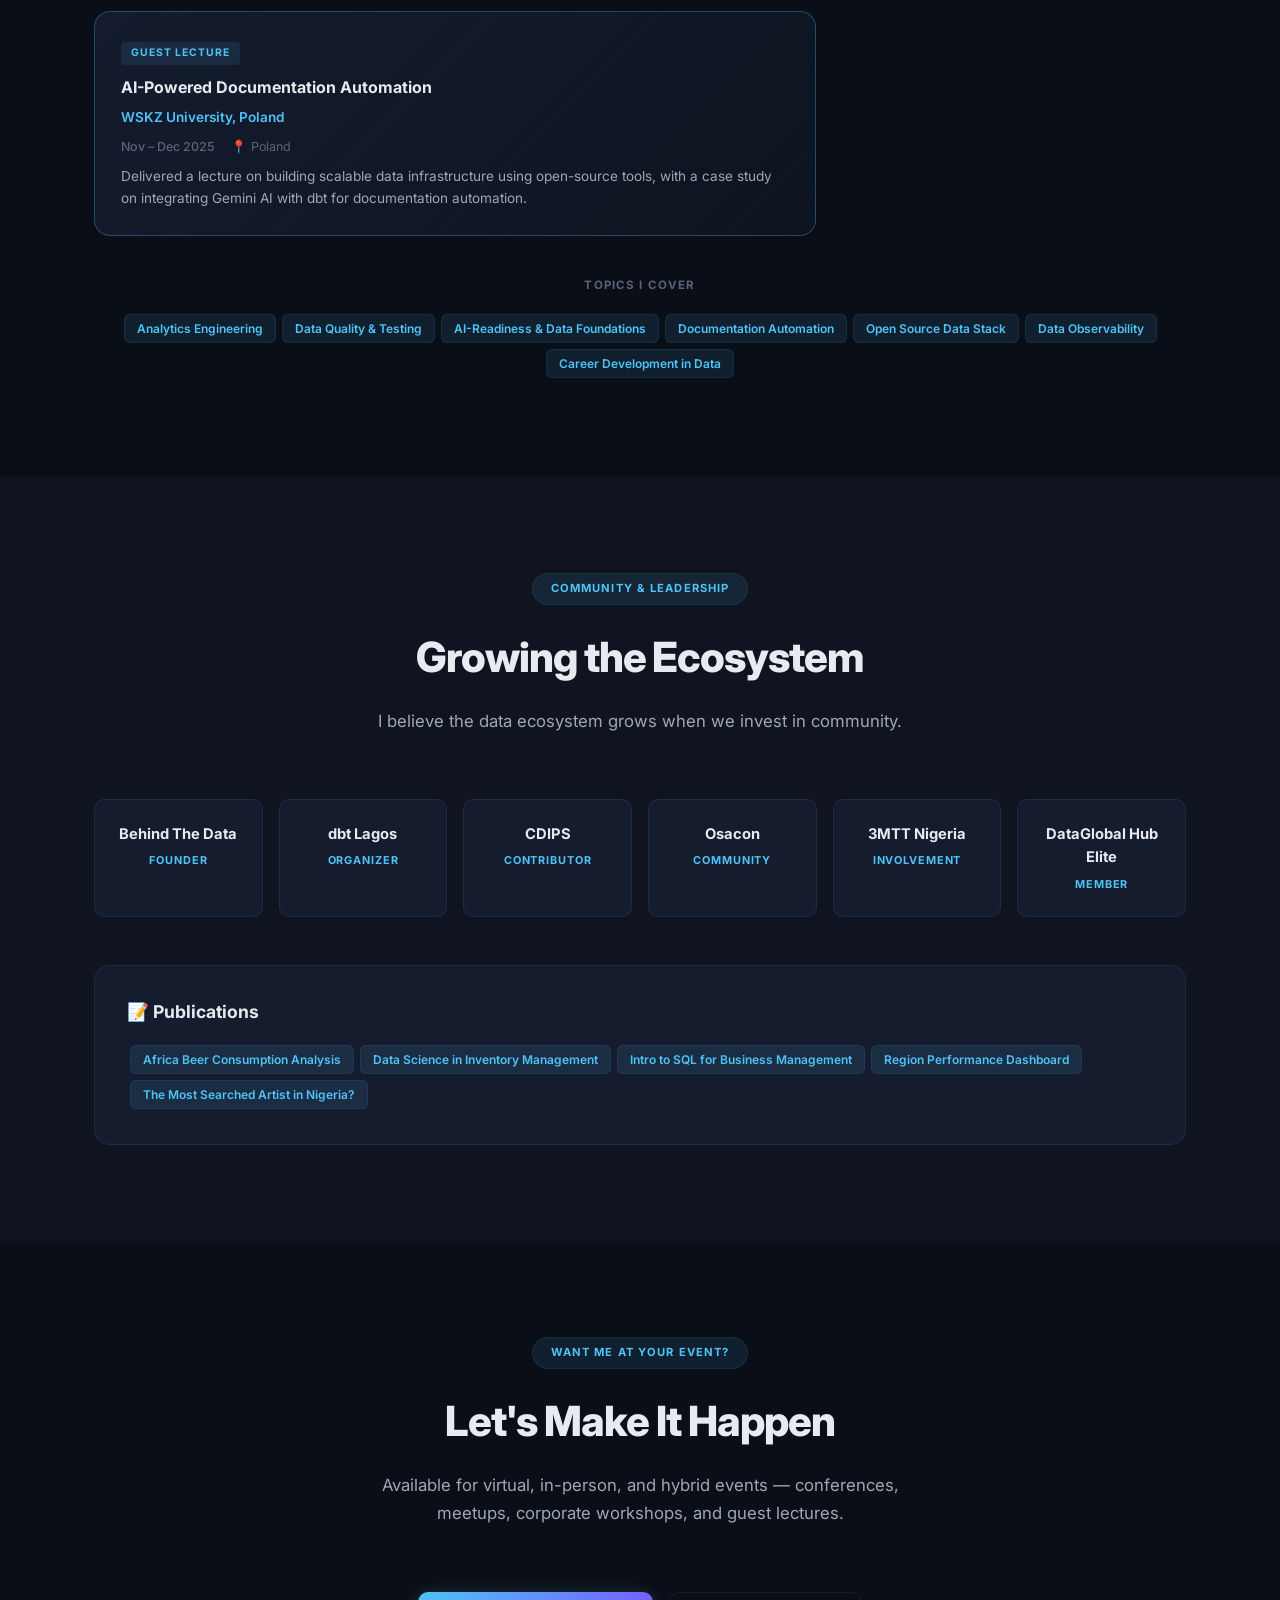
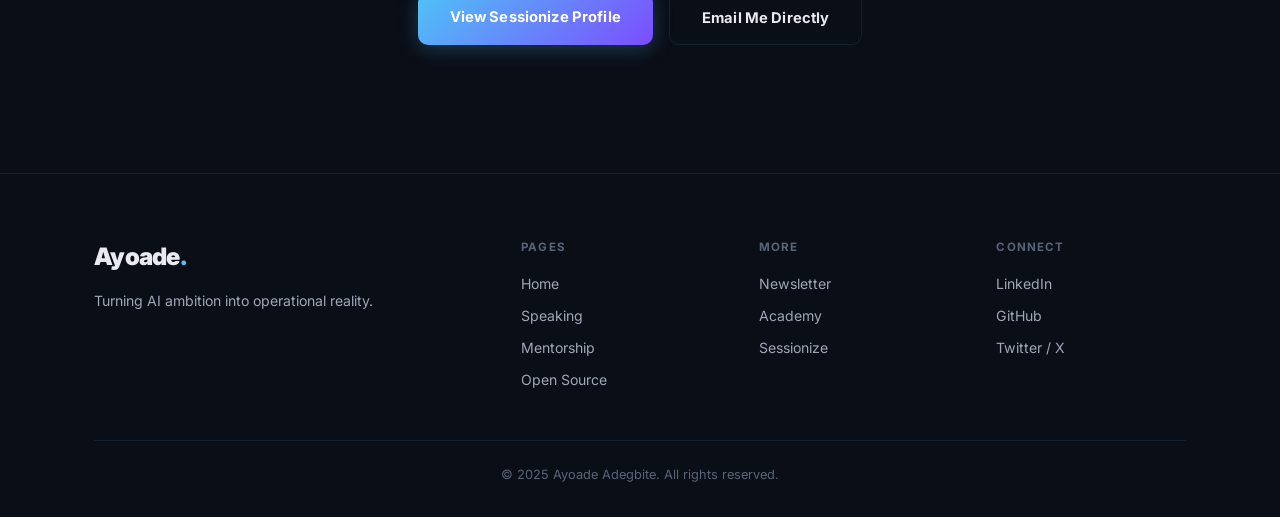
<file: static/speaking.html>
<!DOCTYPE html>
<html lang="en">
<head>
    <meta charset="UTF-8">
    <meta name="viewport" content="width=device-width, initial-scale=1.0">
    <title>Speaking & Community | Ayoade Adegbite</title>
    <meta name="description" content="Ayoade Adegbite's speaking engagements, conference talks, and community involvement across Africa and globally.">
    <link rel="preconnect" href="https://fonts.googleapis.com">
    <link rel="preconnect" href="https://fonts.gstatic.com" crossorigin>
    <link href="https://fonts.googleapis.com/css2?family=Inter:wght@300;400;500;600;700;800;900&family=JetBrains+Mono:wght@400;500;700&display=swap" rel="stylesheet">
    <link rel="stylesheet" href="style-v2.css">
</head>
<body>

<!-- NAVBAR -->
<nav class="navbar" id="navbar">
    <a href="index-v2.html" class="nav-logo">Ayoade<span>.</span></a>
    <button class="nav-toggle" id="navToggle" aria-label="Toggle menu">
        <span></span><span></span><span></span>
    </button>
    <div class="nav-links" id="navLinks">
        <a href="index-v2.html">Home</a>
        <a href="speaking.html" class="active">Speaking</a>
        <a href="mentorship.html">Mentorship</a>
        <a href="opensource.html">Open Source</a>
        <a href="index-v2.html#contact" class="nav-cta">Book Me</a>
    </div>
</nav>

<!-- PAGE HERO -->
<section class="page-hero">
    <div class="hero-glow"></div>
    <div class="container">
        <span class="section-badge">Speaking & Community</span>
        <h1 class="page-hero-title">On Stage & In the Community</h1>
        <p class="page-hero-subtitle">
            I speak at conferences across Africa and globally, sharing practical insights on
            analytics engineering, data quality, documentation automation, and building
            AI-ready data foundations.
        </p>
        <div class="hero-buttons" style="justify-content: center;">
            <a href="https://sessionize.com/ayoade" target="_blank" class="btn btn-primary">View Sessionize Profile</a>
            <a href="index-v2.html#contact" class="btn btn-outline">Invite Me to Speak</a>
        </div>
    </div>
</section>

<!-- SPEAKING STATS -->
<section class="stats-bar">
    <div class="container">
        <div class="stats-grid">
            <div class="stat"><div class="stat-number">10+</div><div class="stat-label">Speaking Engagements</div></div>
            <div class="stat"><div class="stat-number">6+</div><div class="stat-label">Conferences</div></div>
            <div class="stat"><div class="stat-number">4</div><div class="stat-label">Countries</div></div>
            <div class="stat"><div class="stat-number">1</div><div class="stat-label">University Lecture</div></div>
        </div>
    </div>
</section>

<!-- ALL SPEAKING ENGAGEMENTS -->
<section class="section" id="talks">
    <div class="container">
        <div class="section-header">
            <span class="section-badge">Conference Talks</span>
            <h2 class="section-title">All Speaking Engagements</h2>
        </div>

        <div class="speaking-grid">
            <!-- Featured -->
            <div class="speaking-card featured">
                <div class="speaking-type">Keynote</div>
                <h3 class="speaking-title">Data Before AI: Establishing Data Foundations for AI Readiness</h3>
                <div class="speaking-event">move(data) 2025</div>
                <div class="speaking-meta">
                    <span class="speaking-date">March 2025</span>
                    <span class="speaking-location">&#127760; Virtual</span>
                </div>
                <p class="speaking-blurb">Explored why most AI initiatives stall &mdash; not because of weak models,
                but because of fragile data foundations. Shared frameworks for building AI-ready data infrastructure.</p>
            </div>

            <div class="speaking-card">
                <div class="speaking-type">Conference</div>
                <h3 class="speaking-title">The Art of Engaging Documentation</h3>
                <div class="speaking-event">Write The Docs Kenya</div>
                <div class="speaking-meta">
                    <span class="speaking-date">June 2025</span>
                    <span class="speaking-location">&#128205; Nairobi, Kenya</span>
                </div>
            </div>

            <div class="speaking-card">
                <div class="speaking-type">Conference</div>
                <h3 class="speaking-title">Building Effective Docs and Culture</h3>
                <div class="speaking-event">WriteTheDocs Nigeria 2024</div>
                <div class="speaking-meta">
                    <span class="speaking-date">November 2024</span>
                    <span class="speaking-location">&#128205; Lagos, Nigeria</span>
                </div>
            </div>

            <div class="speaking-card">
                <div class="speaking-type">Conference</div>
                <h3 class="speaking-title">From Raw Data to Insights: Pipelines with Airbyte, dbt & Airflow</h3>
                <div class="speaking-event">DevFest Osogbo 2024</div>
                <div class="speaking-meta">
                    <span class="speaking-date">December 2024</span>
                    <span class="speaking-location">&#128205; Osogbo, Nigeria</span>
                </div>
            </div>

            <div class="speaking-card">
                <div class="speaking-type">Conference</div>
                <h3 class="speaking-title">The Hidden Costs of Bad Data</h3>
                <div class="speaking-event">DevFest Lagos</div>
                <div class="speaking-meta">
                    <span class="speaking-date">2024</span>
                    <span class="speaking-location">&#128205; Lagos, Nigeria</span>
                </div>
            </div>

            <div class="speaking-card">
                <div class="speaking-type">Conference</div>
                <h3 class="speaking-title">Driving Analytics with Open Source</h3>
                <div class="speaking-event">KwaraBuild Ilorin</div>
                <div class="speaking-meta">
                    <span class="speaking-date">2025</span>
                    <span class="speaking-location">&#128205; Ilorin, Nigeria</span>
                </div>
            </div>

            <div class="speaking-card">
                <div class="speaking-type">Conference</div>
                <h3 class="speaking-title">Driving Economic Growth with Data Observability</h3>
                <div class="speaking-event">Conference Talk</div>
                <div class="speaking-meta">
                    <span class="speaking-date">2024</span>
                    <span class="speaking-location">&#127760; Africa</span>
                </div>
            </div>

            <div class="speaking-card">
                <div class="speaking-type">Conference</div>
                <h3 class="speaking-title">Data Quality = Business Success</h3>
                <div class="speaking-event">Conference Talk</div>
                <div class="speaking-meta">
                    <span class="speaking-date">2024</span>
                    <span class="speaking-location">&#127760; Africa</span>
                </div>
            </div>

            <div class="speaking-card featured">
                <div class="speaking-type">Guest Lecture</div>
                <h3 class="speaking-title">AI-Powered Documentation Automation</h3>
                <div class="speaking-event">WSKZ University, Poland</div>
                <div class="speaking-meta">
                    <span class="speaking-date">Nov &ndash; Dec 2025</span>
                    <span class="speaking-location">&#128205; Poland</span>
                </div>
                <p class="speaking-blurb">Delivered a lecture on building scalable data infrastructure using
                open-source tools, with a case study on integrating Gemini AI with dbt for documentation automation.</p>
            </div>
        </div>

        <!-- Topics -->
        <div class="topics-bar">
            <div class="topics-label">Topics I Cover</div>
            <div class="topics-tags">
                <span class="tag">Analytics Engineering</span>
                <span class="tag">Data Quality & Testing</span>
                <span class="tag">AI-Readiness & Data Foundations</span>
                <span class="tag">Documentation Automation</span>
                <span class="tag">Open Source Data Stack</span>
                <span class="tag">Data Observability</span>
                <span class="tag">Career Development in Data</span>
            </div>
        </div>
    </div>
</section>

<!-- COMMUNITY & ORGANIZATIONS -->
<section class="section section-alt" id="community">
    <div class="container">
        <div class="section-header">
            <span class="section-badge">Community & Leadership</span>
            <h2 class="section-title">Growing the Ecosystem</h2>
            <p class="section-subtitle">I believe the data ecosystem grows when we invest in community.</p>
        </div>
        <div class="community-grid">
            <div class="community-badge"><div class="community-name">Behind The Data</div><div class="community-role">Founder</div></div>
            <div class="community-badge"><div class="community-name">dbt Lagos</div><div class="community-role">Organizer</div></div>
            <div class="community-badge"><div class="community-name">CDIPS</div><div class="community-role">Contributor</div></div>
            <div class="community-badge"><div class="community-name">Osacon</div><div class="community-role">Community</div></div>
            <div class="community-badge"><div class="community-name">3MTT Nigeria</div><div class="community-role">Involvement</div></div>
            <div class="community-badge"><div class="community-name">DataGlobal Hub Elite</div><div class="community-role">Member</div></div>
        </div>

        <!-- Publications -->
        <div class="publications-card">
            <h3 class="pub-title">&#128221; Publications</h3>
            <div class="info-card-tags">
                <span class="tag">Africa Beer Consumption Analysis</span>
                <span class="tag">Data Science in Inventory Management</span>
                <span class="tag">Intro to SQL for Business Management</span>
                <span class="tag">Region Performance Dashboard</span>
                <span class="tag">The Most Searched Artist in Nigeria?</span>
            </div>
        </div>
    </div>
</section>

<!-- CTA -->
<section class="section" id="book">
    <div class="container">
        <div class="section-header">
            <span class="section-badge">Want Me at Your Event?</span>
            <h2 class="section-title">Let's Make It Happen</h2>
            <p class="section-subtitle">
                Available for virtual, in-person, and hybrid events &mdash;
                conferences, meetups, corporate workshops, and guest lectures.
            </p>
        </div>
        <div class="cta-row">
            <a href="https://sessionize.com/ayoade" target="_blank" class="btn btn-primary">View Sessionize Profile</a>
            <a href="mailto:tripleaceme@gmail.com" class="btn btn-outline">Email Me Directly</a>
        </div>
    </div>
</section>

<!-- FOOTER -->
<footer class="footer">
    <div class="container">
        <div class="footer-grid">
            <div class="footer-col">
                <a href="index-v2.html" class="nav-logo footer-logo">Ayoade<span>.</span></a>
                <p class="footer-tagline">Turning AI ambition into operational reality.</p>
            </div>
            <div class="footer-col">
                <div class="footer-col-title">Pages</div>
                <div class="footer-nav">
                    <a href="index-v2.html">Home</a>
                    <a href="speaking.html">Speaking</a>
                    <a href="mentorship.html">Mentorship</a>
                    <a href="opensource.html">Open Source</a>
                </div>
            </div>
            <div class="footer-col">
                <div class="footer-col-title">More</div>
                <div class="footer-nav">
                    <a href="https://behindthedata.substack.com" target="_blank">Newsletter</a>
                    <a href="https://academy.behindthedata.tech" target="_blank">Academy</a>
                    <a href="https://sessionize.com/ayoade" target="_blank">Sessionize</a>
                </div>
            </div>
            <div class="footer-col">
                <div class="footer-col-title">Connect</div>
                <div class="footer-nav">
                    <a href="https://www.linkedin.com/in/tripleaceme" target="_blank">LinkedIn</a>
                    <a href="https://github.com/tripleaceme" target="_blank">GitHub</a>
                    <a href="https://twitter.com/abel_analytics" target="_blank">Twitter / X</a>
                </div>
            </div>
        </div>
        <div class="footer-bottom">&copy; 2025 Ayoade Adegbite. All rights reserved.</div>
    </div>
</footer>

<script src="script-v2.js"></script>
</body>
</html>
</file>
<file: static/style.css>
/* ================================================================
   AYOADE ADEGBITE — PORTFOLIO
   ================================================================ */

/* ---- Reset & Variables ---- */
*, *::before, *::after { margin: 0; padding: 0; box-sizing: border-box; }

:root {
    --bg-primary:      #0A0E17;
    --bg-secondary:    #0F1420;
    --bg-card:         #151C2E;
    --bg-card-hover:   #1A2340;
    --accent:          #4FC3F7;
    --accent-glow:     rgba(79, 195, 247, 0.10);
    --accent-secondary:#7C4DFF;
    --text-primary:    #E8EAF0;
    --text-secondary:  #9EA7B8;
    --text-muted:      #5A6478;
    --border:          rgba(79, 195, 247, 0.10);
    --border-hover:    rgba(79, 195, 247, 0.30);
    --gradient:        linear-gradient(135deg, #4FC3F7, #7C4DFF);
    --radius:          16px;
    --radius-sm:       10px;
    --transition:      0.3s cubic-bezier(0.4, 0, 0.2, 1);
}

html {
    scroll-behavior: smooth;
    -webkit-font-smoothing: antialiased;
    -moz-osx-font-smoothing: grayscale;
}

body {
    font-family: 'Inter', -apple-system, BlinkMacSystemFont, sans-serif;
    background: var(--bg-primary);
    color: var(--text-primary);
    line-height: 1.6;
    overflow-x: hidden;
}

/* ---- Scrollbar ---- */
::-webkit-scrollbar { width: 5px; }
::-webkit-scrollbar-track { background: var(--bg-primary); }
::-webkit-scrollbar-thumb { background: var(--accent); border-radius: 4px; }

/* ---- Container ---- */
.container { max-width: 1140px; margin: 0 auto; padding: 0 1.5rem; }

/* ---- Utility ---- */
a { color: inherit; text-decoration: none; }
strong { color: var(--text-primary); font-weight: 600; }
em { font-style: italic; }

/* ---- Animation ---- */
.fade-in {
    opacity: 0;
    transform: translateY(24px);
    transition: opacity 0.6s var(--transition), transform 0.6s var(--transition);
}
.fade-in.visible {
    opacity: 1;
    transform: translateY(0);
}


/* ================================================================
   NAVBAR
   ================================================================ */
.navbar {
    position: fixed; top: 0; left: 0; right: 0; z-index: 1000;
    display: flex; align-items: center; justify-content: space-between;
    height: 64px; padding: 0 2rem;
    background: rgba(10, 14, 23, 0.60);
    backdrop-filter: blur(24px); -webkit-backdrop-filter: blur(24px);
    border-bottom: 1px solid transparent;
    transition: var(--transition);
}
.navbar.scrolled {
    background: rgba(10, 14, 23, 0.92);
    border-bottom-color: var(--border);
    box-shadow: 0 4px 30px rgba(0,0,0,0.3);
}

.nav-logo {
    font-weight: 900; font-size: 1.3rem; letter-spacing: -0.03em;
    color: var(--text-primary);
}
.nav-logo span { color: var(--accent); }

.nav-links { display: flex; gap: 2rem; align-items: center; }
.nav-links a {
    font-size: 0.8rem; font-weight: 500; color: var(--text-secondary);
    letter-spacing: 0.04em; text-transform: uppercase;
    transition: color var(--transition);
    position: relative;
}
.nav-links a::after {
    content: ''; position: absolute; bottom: -4px; left: 0;
    width: 0; height: 2px; background: var(--accent);
    transition: width var(--transition);
}
.nav-links a:hover { color: var(--text-primary); }
.nav-links a:hover::after { width: 100%; }

.nav-cta {
    background: var(--gradient) !important; color: #fff !important;
    padding: 8px 22px !important; border-radius: 8px;
    font-weight: 700 !important; letter-spacing: 0.03em;
    box-shadow: 0 2px 12px rgba(79,195,247,0.20);
    transition: all var(--transition);
}
.nav-cta::after { display: none !important; }
.nav-cta:hover { transform: translateY(-1px); box-shadow: 0 4px 20px rgba(79,195,247,0.35); }

/* Mobile toggle */
.nav-toggle {
    display: none; background: none; border: none; cursor: pointer;
    flex-direction: column; gap: 5px; padding: 4px; z-index: 1001;
}
.nav-toggle span {
    display: block; width: 22px; height: 2px; background: var(--text-primary);
    border-radius: 2px; transition: var(--transition);
}
.nav-toggle.active span:nth-child(1) { transform: rotate(45deg) translate(5px, 5px); }
.nav-toggle.active span:nth-child(2) { opacity: 0; }
.nav-toggle.active span:nth-child(3) { transform: rotate(-45deg) translate(5px, -5px); }


/* ================================================================
   HERO
   ================================================================ */
.hero {
    position: relative; padding: 10rem 0 5rem; text-align: center;
    min-height: 90vh; display: flex; align-items: center;
}
.hero-glow {
    position: absolute; top: -60px; left: 50%; transform: translateX(-50%);
    width: 700px; height: 700px; border-radius: 50%;
    background: radial-gradient(circle, rgba(79,195,247,0.06) 0%, rgba(124,77,255,0.03) 40%, transparent 70%);
    pointer-events: none; z-index: 0;
}
.hero .container { position: relative; z-index: 1; }

.hero-badge {
    display: inline-block; background: var(--accent-glow);
    border: 1px solid var(--border); border-radius: 50px;
    padding: 8px 22px; font-size: 0.75rem; color: var(--accent);
    font-weight: 600; letter-spacing: 0.08em; text-transform: uppercase;
    margin-bottom: 2rem;
}

.hero-title {
    font-size: clamp(2.4rem, 5.5vw, 4.4rem); font-weight: 900;
    line-height: 1.06; margin-bottom: 1.8rem; letter-spacing: -0.035em;
}
.accent { color: var(--accent); }
.accent-purple { color: var(--accent-secondary); }

.hero-subtitle {
    font-size: 1.15rem; color: var(--text-secondary); max-width: 660px;
    margin: 0 auto 3rem; line-height: 1.75; font-weight: 400;
}

.hero-buttons { display: flex; gap: 1rem; justify-content: center; flex-wrap: wrap; }


/* ---- Buttons ---- */
.btn {
    display: inline-block; padding: 14px 32px; border-radius: var(--radius-sm);
    font-weight: 700; font-size: 0.92rem; cursor: pointer;
    transition: all var(--transition); border: none; letter-spacing: 0.01em;
}
.btn-primary {
    background: var(--gradient); color: #fff;
    box-shadow: 0 4px 20px rgba(79,195,247,0.25);
}
.btn-primary:hover { transform: translateY(-2px); box-shadow: 0 8px 30px rgba(79,195,247,0.35); }

.btn-outline {
    background: transparent; color: var(--text-primary);
    border: 1.5px solid var(--border);
}
.btn-outline:hover { border-color: var(--accent); color: var(--accent); }

.btn-sm { padding: 10px 20px; font-size: 0.82rem; }


/* ================================================================
   STATS BAR
   ================================================================ */
.stats-bar {
    border-top: 1px solid var(--border);
    border-bottom: 1px solid var(--border);
    padding: 3rem 0;
}
.stats-grid {
    display: flex; justify-content: center; gap: 4rem; flex-wrap: wrap;
}
.stat { text-align: center; }
.stat-number {
    font-family: 'JetBrains Mono', monospace;
    font-size: 2.4rem; font-weight: 700; color: var(--accent);
    letter-spacing: -0.02em; line-height: 1;
}
.stat-label {
    font-size: 0.72rem; color: var(--text-muted); text-transform: uppercase;
    letter-spacing: 0.1em; margin-top: 6px; font-weight: 600;
}


/* ================================================================
   SECTIONS
   ================================================================ */
.section { padding: 6rem 0; }
.section-alt { background: var(--bg-secondary); }

.section-header { text-align: center; margin-bottom: 4rem; }

.section-badge {
    display: inline-block; background: var(--accent-glow);
    border: 1px solid var(--border); border-radius: 50px;
    padding: 6px 18px; font-size: 0.7rem; color: var(--accent);
    font-weight: 700; letter-spacing: 0.1em; text-transform: uppercase;
    margin-bottom: 1.2rem;
}

.section-title {
    font-size: clamp(1.8rem, 3.5vw, 2.6rem); font-weight: 800;
    letter-spacing: -0.025em; margin-bottom: 1rem;
}

.section-subtitle {
    font-size: 1.05rem; color: var(--text-secondary); max-width: 580px;
    margin: 0 auto; line-height: 1.7;
}

/* ---- Tags ---- */
.tag {
    display: inline-block; background: var(--accent-glow);
    border: 1px solid var(--border); border-radius: 6px;
    padding: 4px 12px; font-size: 0.75rem; color: var(--accent);
    font-weight: 600; margin: 3px; white-space: nowrap;
}


/* ================================================================
   ABOUT
   ================================================================ */
.about-grid {
    display: grid; grid-template-columns: 1fr 380px; gap: 4rem;
    align-items: start;
}

.about-text { font-size: 1.02rem; line-height: 1.85; color: var(--text-secondary); }
.about-text p { margin-bottom: 1.2rem; }

.about-quote {
    border-left: 3px solid var(--accent); padding: 1rem 0 1rem 1.5rem;
    margin: 1.8rem 0; font-style: italic; color: var(--text-secondary);
    font-size: 1.08rem; line-height: 1.7; background: var(--accent-glow);
    border-radius: 0 var(--radius-sm) var(--radius-sm) 0; padding-right: 1.5rem;
}

.about-sidebar { display: flex; flex-direction: column; gap: 1rem; }

.info-card {
    background: var(--bg-card); border: 1px solid var(--border);
    border-radius: var(--radius); padding: 1.5rem;
    transition: all var(--transition);
}
.info-card:hover { border-color: var(--border-hover); }

.info-card-label {
    font-size: 0.68rem; color: var(--text-muted); text-transform: uppercase;
    letter-spacing: 0.1em; font-weight: 700; margin-bottom: 0.6rem;
}
.info-card-title { font-size: 1rem; font-weight: 700; color: var(--text-primary); }
.info-card-org { font-size: 0.92rem; color: var(--accent); font-weight: 600; }
.info-card-meta { font-size: 0.8rem; color: var(--text-muted); margin-top: 4px; }
.info-card-tags { display: flex; flex-wrap: wrap; gap: 0; }


/* ================================================================
   SERVICES
   ================================================================ */
.services-grid {
    display: grid; grid-template-columns: repeat(4, 1fr); gap: 1.5rem;
}

.card {
    background: var(--bg-card); border: 1px solid var(--border);
    border-radius: var(--radius); padding: 2rem;
    transition: all var(--transition); height: 100%;
}
.card:hover {
    border-color: var(--border-hover); transform: translateY(-4px);
    box-shadow: 0 8px 40px rgba(79,195,247,0.06);
}

.card-icon {
    width: 52px; height: 52px; border-radius: 14px;
    background: var(--accent-glow); display: flex; align-items: center;
    justify-content: center; margin-bottom: 1.4rem; font-size: 1.5rem;
    border: 1px solid var(--border);
}

.card-title {
    font-size: 1.1rem; font-weight: 700; margin-bottom: 0.6rem;
}

.card-text {
    font-size: 0.88rem; color: var(--text-secondary); line-height: 1.7;
}


/* ================================================================
   SPEAKING
   ================================================================ */
.talks-table {
    background: var(--bg-card); border: 1px solid var(--border);
    border-radius: var(--radius); overflow: hidden;
}

.talks-header {
    display: grid; grid-template-columns: 1fr 200px 110px 120px;
    padding: 1rem 1.8rem; border-bottom: 2px solid var(--accent);
    font-size: 0.7rem; text-transform: uppercase; letter-spacing: 0.1em;
    color: var(--text-muted); font-weight: 700;
}

.talk-row {
    display: grid; grid-template-columns: 1fr 200px 110px 120px;
    padding: 1.1rem 1.8rem; border-bottom: 1px solid var(--border);
    align-items: center; transition: background var(--transition);
}
.talk-row:last-child { border-bottom: none; }
.talk-row:hover { background: var(--bg-card-hover); }

.talk-title { font-weight: 600; font-size: 0.92rem; color: var(--text-primary); line-height: 1.4; }
.talk-event { font-size: 0.85rem; color: var(--text-secondary); }
.talk-date {
    display: inline-block; background: var(--accent-glow); color: var(--accent);
    padding: 3px 10px; border-radius: 6px; font-size: 0.72rem; font-weight: 700;
}
.talk-location { font-size: 0.85rem; color: var(--text-secondary); }

.topics-bar { text-align: center; margin-top: 2.5rem; }
.topics-label {
    font-size: 0.72rem; color: var(--text-muted); text-transform: uppercase;
    letter-spacing: 0.1em; font-weight: 700; margin-bottom: 1rem;
}
.topics-tags { display: flex; flex-wrap: wrap; justify-content: center; gap: 0; }


/* ================================================================
   OPEN SOURCE
   ================================================================ */
.repos-grid {
    display: grid; grid-template-columns: repeat(3, 1fr); gap: 1.5rem;
}

.repo-card {
    display: block; background: var(--bg-card); border: 1px solid var(--border);
    border-radius: var(--radius); padding: 2rem;
    transition: all var(--transition);
}
.repo-card:hover {
    border-color: var(--border-hover); transform: translateY(-4px);
    box-shadow: 0 8px 40px rgba(79,195,247,0.06);
}

.repo-name {
    font-family: 'JetBrains Mono', monospace; font-size: 1rem;
    font-weight: 700; color: var(--accent); margin-bottom: 0.7rem;
}

.repo-desc {
    font-size: 0.86rem; color: var(--text-secondary); line-height: 1.7;
    margin-bottom: 1.2rem;
}

.repo-meta { display: flex; gap: 1.2rem; align-items: center; }
.repo-stat {
    font-size: 0.78rem; color: var(--text-muted); display: flex;
    align-items: center; gap: 4px;
}
.star { color: #FFD54F; }
.repo-lang { font-size: 0.78rem; color: var(--text-muted); display: flex; align-items: center; gap: 6px; }
.lang-dot {
    width: 10px; height: 10px; border-radius: 50%; display: inline-block;
}
.lang-dot.sql { background: #e38c00; }
.lang-dot.py  { background: #3572A5; }
.lang-dot.md  { background: #555; }


/* ================================================================
   MENTORSHIP TIMELINE
   ================================================================ */
.timeline {
    max-width: 700px; margin: 0 auto;
    position: relative; padding-left: 2px;
}

.timeline-item {
    position: relative; padding-left: 3rem; padding-bottom: 2.5rem;
}
.timeline-item::before {
    content: ''; position: absolute; left: 5px; top: 12px;
    bottom: 0; width: 2px; background: var(--border);
}
.timeline-item:last-child::before { display: none; }

.timeline-dot {
    position: absolute; left: 0; top: 8px;
    width: 12px; height: 12px; border-radius: 50%;
    background: var(--accent); border: 3px solid var(--bg-primary);
    box-shadow: 0 0 0 2px var(--accent);
    z-index: 1;
}

.timeline-content {}
.timeline-role { font-size: 1.05rem; font-weight: 700; color: var(--text-primary); }
.timeline-org { font-size: 0.92rem; color: var(--accent); font-weight: 600; }
.timeline-date {
    font-size: 0.78rem; color: var(--text-muted); margin: 4px 0 10px;
    font-weight: 500;
}
.timeline-desc { font-size: 0.88rem; color: var(--text-secondary); line-height: 1.7; }

/* Fix timeline dots for alt bg */
.section-alt .timeline-dot { border-color: var(--bg-secondary); }


/* ================================================================
   COMMUNITY
   ================================================================ */
.community-grid {
    display: grid; grid-template-columns: repeat(6, 1fr); gap: 1rem;
    margin-bottom: 2.5rem;
}

.community-badge {
    background: var(--bg-card); border: 1px solid var(--border);
    border-radius: var(--radius-sm); padding: 1.4rem 1rem;
    text-align: center; transition: all var(--transition);
}
.community-badge:hover { border-color: var(--border-hover); transform: translateY(-3px); }

.community-name { font-weight: 700; font-size: 0.92rem; }
.community-role {
    font-size: 0.68rem; color: var(--accent); text-transform: uppercase;
    letter-spacing: 0.08em; margin-top: 6px; font-weight: 700;
}

.community-cards {
    display: grid; grid-template-columns: 1fr 1fr; gap: 1.5rem;
}


/* ================================================================
   NEWSLETTER
   ================================================================ */
.newsletter-box {
    background: linear-gradient(135deg, var(--bg-card) 0%, rgba(79,195,247,0.04) 100%);
    border: 1px solid var(--border); border-radius: var(--radius);
    padding: 4rem; text-align: center;
}
.newsletter-title {
    font-size: 2rem; font-weight: 800; margin: 1rem 0 1rem;
    letter-spacing: -0.02em;
}
.newsletter-desc {
    font-size: 1.05rem; color: var(--text-secondary); max-width: 520px;
    margin: 0 auto 1.5rem; line-height: 1.7;
}
.newsletter-stat {
    font-family: 'JetBrains Mono', monospace;
    font-size: 0.82rem; color: var(--accent); margin-bottom: 1.5rem;
    font-weight: 500;
}
.newsletter-tags { margin-bottom: 1.5rem; }
.newsletter-recent {
    font-size: 0.88rem; color: var(--text-secondary); margin-bottom: 2rem;
    line-height: 1.7;
}
.newsletter-recent strong { font-size: 0.9rem; }


/* ================================================================
   CONTACT
   ================================================================ */
.contact-grid {
    display: grid; grid-template-columns: repeat(3, 1fr); gap: 1.5rem;
    margin-bottom: 2.5rem;
}

.contact-card {
    display: block; background: var(--bg-card); border: 1px solid var(--border);
    border-radius: var(--radius); padding: 2.5rem 2rem; text-align: center;
    transition: all var(--transition);
}
.contact-card:hover {
    border-color: var(--border-hover); transform: translateY(-4px);
    box-shadow: 0 8px 40px rgba(79,195,247,0.06);
}

.contact-icon { font-size: 2.2rem; margin-bottom: 1.2rem; }
.contact-label {
    font-size: 0.68rem; color: var(--text-muted); text-transform: uppercase;
    letter-spacing: 0.1em; font-weight: 700; margin-bottom: 0.6rem;
}
.contact-value { font-size: 1rem; font-weight: 700; color: var(--accent); }
.contact-meta { font-size: 0.82rem; color: var(--text-muted); margin-top: 0.6rem; }

.social-links {
    display: flex; gap: 1rem; justify-content: center; flex-wrap: wrap;
}


/* ================================================================
   FOOTER
   ================================================================ */
.footer {
    border-top: 1px solid var(--border); padding: 3rem 0;
    text-align: center;
}
.footer-links {
    display: flex; gap: 2rem; justify-content: center; flex-wrap: wrap;
    margin-bottom: 1.5rem;
}
.footer-links a {
    font-size: 0.82rem; color: var(--text-secondary);
    transition: color var(--transition); font-weight: 500;
}
.footer-links a:hover { color: var(--accent); }

.footer-text { font-size: 0.8rem; color: var(--text-muted); }


/* ================================================================
   RESPONSIVE
   ================================================================ */
@media (max-width: 1024px) {
    .services-grid { grid-template-columns: repeat(2, 1fr); }
    .repos-grid { grid-template-columns: repeat(2, 1fr); }
    .community-grid { grid-template-columns: repeat(3, 1fr); }
    .about-grid { grid-template-columns: 1fr; gap: 2.5rem; }
}

@media (max-width: 768px) {
    /* Navbar mobile */
    .nav-toggle { display: flex; }
    .nav-links {
        position: fixed; top: 0; right: -100%; width: 280px; height: 100vh;
        background: var(--bg-card); flex-direction: column;
        padding: 5rem 2rem 2rem; gap: 1.5rem;
        transition: right var(--transition);
        border-left: 1px solid var(--border);
        box-shadow: -10px 0 40px rgba(0,0,0,0.4);
    }
    .nav-links.open { right: 0; }
    .nav-links a { font-size: 1rem; }
    .nav-cta { text-align: center; width: 100%; }

    /* Hero */
    .hero { padding: 8rem 0 4rem; min-height: auto; }
    .hero-title { font-size: 2rem; }
    .hero-subtitle { font-size: 1rem; }
    .hero-buttons { flex-direction: column; align-items: center; }
    .btn { width: 100%; max-width: 300px; text-align: center; }

    /* Stats */
    .stats-grid { gap: 2rem; }
    .stat-number { font-size: 1.8rem; }

    /* Sections */
    .section { padding: 4rem 0; }
    .section-header { margin-bottom: 2.5rem; }

    /* Services */
    .services-grid { grid-template-columns: 1fr; }

    /* Speaking - card layout on mobile */
    .talks-header { display: none; }
    .talk-row {
        grid-template-columns: 1fr;
        gap: 0.4rem; padding: 1.2rem 1.2rem;
    }
    .talk-title { font-size: 0.95rem; margin-bottom: 0.3rem; }

    /* Repos */
    .repos-grid { grid-template-columns: 1fr; }

    /* Community */
    .community-grid { grid-template-columns: repeat(2, 1fr); }
    .community-cards { grid-template-columns: 1fr; }

    /* Newsletter */
    .newsletter-box { padding: 2.5rem 1.5rem; }

    /* Contact */
    .contact-grid { grid-template-columns: 1fr; }

    /* Footer */
    .footer-links { gap: 1rem; }
}

@media (max-width: 480px) {
    .container { padding: 0 1rem; }
    .stats-grid { gap: 1.5rem; }
    .stat-number { font-size: 1.5rem; }
    .community-grid { grid-template-columns: 1fr 1fr; }
}
</file>
<file: static/style-v2.css>
/* ================================================================
   AYOADE ADEGBITE — PORTFOLIO V2
   Inspired by omotolaomotayo.com: split hero, logo bar,
   integrated speaking, work experience with metrics, service modals
   ================================================================ */

/* ---- Reset & Variables ---- */
*, *::before, *::after { margin: 0; padding: 0; box-sizing: border-box; }

:root {
    --bg-primary:      #0A0E17;
    --bg-secondary:    #0F1420;
    --bg-card:         #151C2E;
    --bg-card-hover:   #1A2340;
    --accent:          #4FC3F7;
    --accent-glow:     rgba(79, 195, 247, 0.10);
    --accent-secondary:#7C4DFF;
    --text-primary:    #E8EAF0;
    --text-secondary:  #9EA7B8;
    --text-muted:      #5A6478;
    --border:          rgba(79, 195, 247, 0.10);
    --border-hover:    rgba(79, 195, 247, 0.30);
    --gradient:        linear-gradient(135deg, #4FC3F7, #7C4DFF);
    --radius:          16px;
    --radius-sm:       10px;
    --transition:      0.3s cubic-bezier(0.4, 0, 0.2, 1);
}

html {
    scroll-behavior: smooth;
    -webkit-font-smoothing: antialiased;
    -moz-osx-font-smoothing: grayscale;
}

body {
    font-family: 'Inter', -apple-system, BlinkMacSystemFont, sans-serif;
    background: var(--bg-primary);
    color: var(--text-primary);
    line-height: 1.6;
    overflow-x: hidden;
}

::-webkit-scrollbar { width: 5px; }
::-webkit-scrollbar-track { background: var(--bg-primary); }
::-webkit-scrollbar-thumb { background: var(--accent); border-radius: 4px; }

.container { max-width: 1140px; margin: 0 auto; padding: 0 1.5rem; }
a { color: inherit; text-decoration: none; }
strong { color: var(--text-primary); font-weight: 600; }

/* ---- Animation ---- */
.fade-in { opacity: 0; transform: translateY(24px); transition: opacity 0.6s ease, transform 0.6s ease; }
.fade-in.visible { opacity: 1; transform: translateY(0); }


/* ================================================================
   NAVBAR
   ================================================================ */
.navbar {
    position: fixed; top: 0; left: 0; right: 0; z-index: 1000;
    display: flex; align-items: center; justify-content: space-between;
    height: 64px; padding: 0 2rem;
    background: rgba(10, 14, 23, 0.60);
    backdrop-filter: blur(24px); -webkit-backdrop-filter: blur(24px);
    border-bottom: 1px solid transparent;
    transition: var(--transition);
}
.navbar.scrolled {
    background: rgba(10, 14, 23, 0.92);
    border-bottom-color: var(--border);
    box-shadow: 0 4px 30px rgba(0,0,0,0.3);
}
.nav-logo { font-weight: 900; font-size: 1.3rem; letter-spacing: -0.03em; }
.nav-logo span { color: var(--accent); }

.nav-links { display: flex; gap: 2rem; align-items: center; }
.nav-links a {
    font-size: 0.8rem; font-weight: 500; color: var(--text-secondary);
    letter-spacing: 0.04em; text-transform: uppercase;
    transition: color var(--transition); position: relative;
}
.nav-links a::after {
    content: ''; position: absolute; bottom: -4px; left: 0;
    width: 0; height: 2px; background: var(--accent);
    transition: width var(--transition);
}
.nav-links a:hover { color: var(--text-primary); }
.nav-links a:hover::after { width: 100%; }

.nav-cta {
    background: var(--gradient) !important; color: #fff !important;
    padding: 8px 22px !important; border-radius: 8px;
    font-weight: 700 !important; letter-spacing: 0.03em;
    box-shadow: 0 2px 12px rgba(79,195,247,0.20);
}
.nav-cta::after { display: none !important; }
.nav-cta:hover { transform: translateY(-1px); box-shadow: 0 4px 20px rgba(79,195,247,0.35); }

.nav-toggle {
    display: none; background: none; border: none; cursor: pointer;
    flex-direction: column; gap: 5px; padding: 4px; z-index: 1001;
}
.nav-toggle span {
    display: block; width: 22px; height: 2px; background: var(--text-primary);
    border-radius: 2px; transition: var(--transition);
}
.nav-toggle.active span:nth-child(1) { transform: rotate(45deg) translate(5px, 5px); }
.nav-toggle.active span:nth-child(2) { opacity: 0; }
.nav-toggle.active span:nth-child(3) { transform: rotate(-45deg) translate(5px, -5px); }


/* ================================================================
   HERO — SPLIT LAYOUT
   ================================================================ */
.hero {
    position: relative; padding: 8rem 0 4rem;
    min-height: 92vh; display: flex; align-items: center;
}
.hero-glow {
    position: absolute; top: -60px; left: 30%; transform: translateX(-50%);
    width: 700px; height: 700px; border-radius: 50%;
    background: radial-gradient(circle, rgba(79,195,247,0.06) 0%, rgba(124,77,255,0.03) 40%, transparent 70%);
    pointer-events: none;
}
.hero .container { position: relative; z-index: 1; }

.hero-split {
    display: grid; grid-template-columns: 1fr 420px; gap: 4rem;
    align-items: center;
}

.hero-content {}
.hero-badge {
    display: inline-block; background: var(--accent-glow);
    border: 1px solid var(--border); border-radius: 50px;
    padding: 8px 22px; font-size: 0.75rem; color: var(--accent);
    font-weight: 600; letter-spacing: 0.08em; text-transform: uppercase;
    margin-bottom: 1.8rem;
}
.hero-title {
    font-size: clamp(2.2rem, 4.5vw, 3.6rem); font-weight: 900;
    line-height: 1.1; margin-bottom: 1.5rem; letter-spacing: -0.035em;
}
.accent { color: var(--accent); }
.accent-purple { color: var(--accent-secondary); }

.hero-subtitle {
    font-size: 1.08rem; color: var(--text-secondary);
    margin-bottom: 2.5rem; line-height: 1.75; max-width: 540px;
}
.hero-buttons { display: flex; gap: 1rem; flex-wrap: wrap; }

/* Hero photo / placeholder */
.hero-image { display: flex; justify-content: center; align-items: center; }

.hero-photo-placeholder {
    width: 380px; height: 440px; border-radius: 24px;
    background: linear-gradient(145deg, var(--bg-card) 0%, var(--bg-card-hover) 100%);
    border: 2px dashed var(--border-hover);
    display: flex; flex-direction: column; align-items: center; justify-content: center;
    gap: 1.5rem; position: relative; overflow: hidden;
}
.hero-photo-placeholder svg { width: 120px; height: 120px; opacity: 0.5; }
.photo-label {
    font-size: 0.82rem; color: var(--text-muted); font-weight: 600;
    letter-spacing: 0.04em;
}

.hero-photo {
    width: 380px; height: 440px; object-fit: cover; border-radius: 24px;
    border: 2px solid var(--border);
    box-shadow: 0 20px 60px rgba(0,0,0,0.4);
}


/* ---- Buttons ---- */
.btn {
    display: inline-block; padding: 14px 32px; border-radius: var(--radius-sm);
    font-weight: 700; font-size: 0.92rem; cursor: pointer;
    transition: all var(--transition); border: none; letter-spacing: 0.01em;
    text-align: center;
}
.btn-primary {
    background: var(--gradient); color: #fff;
    box-shadow: 0 4px 20px rgba(79,195,247,0.25);
}
.btn-primary:hover { transform: translateY(-2px); box-shadow: 0 8px 30px rgba(79,195,247,0.35); }
.btn-outline {
    background: transparent; color: var(--text-primary);
    border: 1.5px solid var(--border);
}
.btn-outline:hover { border-color: var(--accent); color: var(--accent); }
.btn-sm { padding: 10px 20px; font-size: 0.82rem; }


/* ================================================================
   TRUSTED BY — LOGO BAR
   ================================================================ */
.trusted-section {
    padding: 2.5rem 0; border-bottom: 1px solid var(--border);
}
.trusted-label {
    text-align: center; font-size: 0.72rem; color: var(--text-muted);
    text-transform: uppercase; letter-spacing: 0.12em; font-weight: 700;
    margin-bottom: 1.8rem;
}
.logo-carousel {
    display: flex; align-items: center; justify-content: center;
    gap: 2.5rem; flex-wrap: wrap;
}
.org-logo { transition: opacity var(--transition); }
.org-logo:hover { opacity: 0.7; }

.org-logo-placeholder {
    width: 110px; height: 44px; border-radius: 8px;
    background: var(--bg-card); border: 1px solid var(--border);
    display: flex; align-items: center; justify-content: center;
    font-size: 0.72rem; color: var(--text-muted); font-weight: 700;
    letter-spacing: 0.03em;
}
/* When using real logos:
.org-logo img { height: 36px; width: auto; filter: grayscale(1) brightness(1.8); opacity: 0.6; }
.org-logo img:hover { filter: none; opacity: 1; }
*/


/* ================================================================
   STATS BAR
   ================================================================ */
.stats-bar { border-bottom: 1px solid var(--border); padding: 3rem 0; }
.stats-grid { display: flex; justify-content: center; gap: 4rem; flex-wrap: wrap; }
.stat { text-align: center; }
.stat-number {
    font-family: 'JetBrains Mono', monospace;
    font-size: 2.4rem; font-weight: 700; color: var(--accent);
    letter-spacing: -0.02em; line-height: 1;
}
.stat-label {
    font-size: 0.72rem; color: var(--text-muted); text-transform: uppercase;
    letter-spacing: 0.1em; margin-top: 6px; font-weight: 600;
}


/* ================================================================
   SECTIONS
   ================================================================ */
.section { padding: 6rem 0; }
.section-alt { background: var(--bg-secondary); }
.section-header { text-align: center; margin-bottom: 4rem; }
.section-badge {
    display: inline-block; background: var(--accent-glow);
    border: 1px solid var(--border); border-radius: 50px;
    padding: 6px 18px; font-size: 0.7rem; color: var(--accent);
    font-weight: 700; letter-spacing: 0.1em; text-transform: uppercase;
    margin-bottom: 1.2rem;
}
.section-title {
    font-size: clamp(1.8rem, 3.5vw, 2.6rem); font-weight: 800;
    letter-spacing: -0.025em; margin-bottom: 1rem;
}
.section-subtitle {
    font-size: 1.05rem; color: var(--text-secondary); max-width: 580px;
    margin: 0 auto; line-height: 1.7;
}
.tag {
    display: inline-block; background: var(--accent-glow);
    border: 1px solid var(--border); border-radius: 6px;
    padding: 4px 12px; font-size: 0.75rem; color: var(--accent);
    font-weight: 600; margin: 3px; white-space: nowrap;
}
.tag-sm {
    display: inline-block; background: rgba(79,195,247,0.06);
    border: 1px solid rgba(79,195,247,0.08); border-radius: 4px;
    padding: 2px 8px; font-size: 0.68rem; color: var(--text-muted);
    font-weight: 600; margin: 2px;
}


/* ================================================================
   ABOUT
   ================================================================ */
.about-grid { display: grid; grid-template-columns: 1fr 380px; gap: 4rem; align-items: start; }
.about-text { font-size: 1.02rem; line-height: 1.85; color: var(--text-secondary); }
.about-text p { margin-bottom: 1.2rem; }
.about-quote {
    border-left: 3px solid var(--accent); padding: 1rem 1.5rem;
    margin: 1.8rem 0; font-style: italic; color: var(--text-secondary);
    font-size: 1.08rem; line-height: 1.7; background: var(--accent-glow);
    border-radius: 0 var(--radius-sm) var(--radius-sm) 0;
}
.about-sidebar { display: flex; flex-direction: column; gap: 1rem; }

.info-card {
    background: var(--bg-card); border: 1px solid var(--border);
    border-radius: var(--radius); padding: 1.5rem; transition: all var(--transition);
}
.info-card:hover { border-color: var(--border-hover); }
.info-card-label {
    font-size: 0.68rem; color: var(--text-muted); text-transform: uppercase;
    letter-spacing: 0.1em; font-weight: 700; margin-bottom: 0.6rem;
}
.info-card-title { font-size: 1rem; font-weight: 700; }
.info-card-org { font-size: 0.92rem; color: var(--accent); font-weight: 600; }
.info-card-meta { font-size: 0.8rem; color: var(--text-muted); margin-top: 4px; }
.info-card-tags { display: flex; flex-wrap: wrap; }


/* ================================================================
   SERVICES — IMAGE CARDS WITH MODALS
   ================================================================ */
.services-grid { display: grid; grid-template-columns: repeat(4, 1fr); gap: 1.5rem; }

.service-card {
    background: var(--bg-card); border: 1px solid var(--border);
    border-radius: var(--radius); overflow: hidden;
    transition: all var(--transition); cursor: pointer;
}
.service-card:hover { border-color: var(--border-hover); transform: translateY(-4px); box-shadow: 0 8px 40px rgba(79,195,247,0.06); }

.service-image { width: 100%; height: 160px; overflow: hidden; }
.service-img-placeholder {
    width: 100%; height: 100%;
    background: linear-gradient(135deg, var(--bg-card-hover), rgba(79,195,247,0.05));
    display: flex; align-items: center; justify-content: center;
    font-size: 3rem;
}
/* When using real images:
.service-image img { width: 100%; height: 100%; object-fit: cover; transition: transform 0.4s; }
.service-card:hover .service-image img { transform: scale(1.05); }
*/

.service-body { padding: 1.5rem; }
.service-title { font-size: 1.05rem; font-weight: 700; margin-bottom: 0.5rem; }
.service-desc { font-size: 0.85rem; color: var(--text-secondary); line-height: 1.6; margin-bottom: 1rem; }
.service-link {
    background: none; border: none; color: var(--accent); font-size: 0.85rem;
    font-weight: 600; cursor: pointer; padding: 0; font-family: inherit;
    transition: color var(--transition);
}
.service-link:hover { color: var(--accent-secondary); }


/* ---- Modal ---- */
.modal-overlay {
    position: fixed; top: 0; left: 0; right: 0; bottom: 0;
    background: rgba(0,0,0,0.7); backdrop-filter: blur(8px);
    z-index: 2000; display: flex; align-items: center; justify-content: center;
    opacity: 0; pointer-events: none; transition: opacity 0.3s;
}
.modal-overlay.active { opacity: 1; pointer-events: all; }

.modal {
    background: var(--bg-card); border: 1px solid var(--border);
    border-radius: var(--radius); padding: 2.5rem;
    max-width: 540px; width: 90%; max-height: 80vh; overflow-y: auto;
    transform: translateY(20px); transition: transform 0.3s;
    position: relative;
}
.modal-overlay.active .modal { transform: translateY(0); }

.modal-close {
    position: absolute; top: 1rem; right: 1.2rem;
    background: none; border: none; color: var(--text-muted);
    font-size: 1.8rem; cursor: pointer; line-height: 1;
    transition: color var(--transition);
}
.modal-close:hover { color: var(--text-primary); }

.modal-icon { font-size: 2.5rem; margin-bottom: 1rem; }
.modal-title { font-size: 1.4rem; font-weight: 800; margin-bottom: 1.2rem; }
.modal-list {
    list-style: none; padding: 0; margin-bottom: 2rem;
}
.modal-list li {
    position: relative; padding-left: 1.5rem; margin-bottom: 0.8rem;
    font-size: 0.92rem; color: var(--text-secondary); line-height: 1.6;
}
.modal-list li::before {
    content: ''; position: absolute; left: 0; top: 8px;
    width: 6px; height: 6px; border-radius: 50%; background: var(--accent);
}
.modal-cta { width: 100%; }


/* ================================================================
   WORK EXPERIENCE
   ================================================================ */
.experience-list { max-width: 820px; margin: 0 auto; }

.exp-card {
    background: var(--bg-card); border: 1px solid var(--border);
    border-radius: var(--radius); padding: 2rem;
    margin-bottom: 1.5rem; transition: all var(--transition);
}
.exp-card:hover { border-color: var(--border-hover); }

.exp-header { display: flex; gap: 1rem; align-items: flex-start; margin-bottom: 1rem; }

.exp-logo-placeholder {
    width: 48px; height: 48px; min-width: 48px; border-radius: 12px;
    background: var(--accent-glow); border: 1px solid var(--border);
    display: flex; align-items: center; justify-content: center;
    font-size: 0.82rem; font-weight: 800; color: var(--accent);
    font-family: 'JetBrains Mono', monospace;
}
/* When using real logos:
.exp-logo { width: 48px; height: 48px; border-radius: 12px; object-fit: contain; }
*/

.exp-company { font-size: 1.1rem; font-weight: 700; }
.exp-role { font-size: 0.95rem; color: var(--accent); font-weight: 600; }
.exp-meta { font-size: 0.78rem; color: var(--text-muted); margin-top: 2px; }

.exp-summary {
    font-size: 0.92rem; color: var(--text-secondary); line-height: 1.7;
    margin-bottom: 1rem;
}

.exp-achievements {
    list-style: none; padding: 0; margin-bottom: 1.2rem;
}
.exp-achievements li {
    position: relative; padding-left: 1.4rem; margin-bottom: 0.6rem;
    font-size: 0.88rem; color: var(--text-secondary); line-height: 1.65;
}
.exp-achievements li::before {
    content: ''; position: absolute; left: 0; top: 8px;
    width: 5px; height: 5px; border-radius: 50%; background: var(--accent);
}
.exp-achievements strong {
    color: var(--accent); font-weight: 700;
}

.exp-tags { display: flex; flex-wrap: wrap; gap: 0; }


/* ================================================================
   SPEAKING — RICH CARDS (integrated with community)
   ================================================================ */
.speaking-grid {
    display: grid; grid-template-columns: repeat(3, 1fr); gap: 1.2rem;
    margin-bottom: 2.5rem;
}

.speaking-card {
    background: var(--bg-card); border: 1px solid var(--border);
    border-radius: var(--radius); padding: 1.6rem;
    transition: all var(--transition);
}
.speaking-card:hover { border-color: var(--border-hover); transform: translateY(-3px); }

.speaking-card.featured {
    grid-column: span 2;
    background: linear-gradient(135deg, var(--bg-card) 0%, rgba(79,195,247,0.04) 100%);
    border-color: var(--border-hover);
}

.speaking-type {
    display: inline-block; font-size: 0.65rem; font-weight: 700;
    text-transform: uppercase; letter-spacing: 0.1em;
    color: var(--accent); background: var(--accent-glow);
    padding: 3px 10px; border-radius: 4px; margin-bottom: 0.8rem;
}
.speaking-title { font-size: 1rem; font-weight: 700; margin-bottom: 0.5rem; line-height: 1.35; }
.speaking-event { font-size: 0.85rem; color: var(--accent); font-weight: 600; margin-bottom: 0.5rem; }
.speaking-meta { display: flex; gap: 1rem; flex-wrap: wrap; margin-bottom: 0.5rem; }
.speaking-date { font-size: 0.78rem; color: var(--text-muted); font-weight: 500; }
.speaking-location { font-size: 0.78rem; color: var(--text-muted); }
.speaking-blurb { font-size: 0.85rem; color: var(--text-secondary); line-height: 1.6; margin-top: 0.6rem; }

.topics-bar { text-align: center; margin-top: 2rem; }
.topics-label {
    font-size: 0.72rem; color: var(--text-muted); text-transform: uppercase;
    letter-spacing: 0.1em; font-weight: 700; margin-bottom: 1rem;
}
.topics-tags { display: flex; flex-wrap: wrap; justify-content: center; }


/* ================================================================
   OPEN SOURCE
   ================================================================ */
.repos-grid { display: grid; grid-template-columns: repeat(3, 1fr); gap: 1.5rem; }

.repo-card {
    display: block; background: var(--bg-card); border: 1px solid var(--border);
    border-radius: var(--radius); padding: 2rem; transition: all var(--transition);
}
.repo-card:hover { border-color: var(--border-hover); transform: translateY(-4px); box-shadow: 0 8px 40px rgba(79,195,247,0.06); }

.repo-name {
    font-family: 'JetBrains Mono', monospace; font-size: 1rem;
    font-weight: 700; color: var(--accent); margin-bottom: 0.7rem;
}
.repo-desc { font-size: 0.86rem; color: var(--text-secondary); line-height: 1.7; margin-bottom: 1.2rem; }
.repo-meta { display: flex; gap: 1.2rem; align-items: center; }
.repo-stat { font-size: 0.78rem; color: var(--text-muted); display: flex; align-items: center; gap: 4px; }
.star { color: #FFD54F; }
.repo-lang { font-size: 0.78rem; color: var(--text-muted); display: flex; align-items: center; gap: 6px; }
.lang-dot { width: 10px; height: 10px; border-radius: 50%; display: inline-block; }
.lang-dot.sql { background: #e38c00; }
.lang-dot.py  { background: #3572A5; }
.lang-dot.md  { background: #555; }


/* ================================================================
   MENTORSHIP TIMELINE
   ================================================================ */
.timeline { max-width: 700px; margin: 0 auto; padding-left: 2px; }

.timeline-item { position: relative; padding-left: 3rem; padding-bottom: 2.5rem; }
.timeline-item::before {
    content: ''; position: absolute; left: 5px; top: 12px;
    bottom: 0; width: 2px; background: var(--border);
}
.timeline-item:last-child::before { display: none; }

.timeline-dot {
    position: absolute; left: 0; top: 8px;
    width: 12px; height: 12px; border-radius: 50%;
    background: var(--accent); border: 3px solid var(--bg-secondary);
    box-shadow: 0 0 0 2px var(--accent); z-index: 1;
}
.timeline-role { font-size: 1.05rem; font-weight: 700; }
.timeline-org { font-size: 0.92rem; color: var(--accent); font-weight: 600; }
.timeline-date { font-size: 0.78rem; color: var(--text-muted); margin: 4px 0 10px; font-weight: 500; }
.timeline-desc { font-size: 0.88rem; color: var(--text-secondary); line-height: 1.7; }


/* ================================================================
   COMMUNITY
   ================================================================ */
.community-grid {
    display: grid; grid-template-columns: repeat(6, 1fr); gap: 1rem;
    margin-bottom: 3rem;
}
.community-badge {
    background: var(--bg-card); border: 1px solid var(--border);
    border-radius: var(--radius-sm); padding: 1.4rem 1rem;
    text-align: center; transition: all var(--transition);
}
.community-badge:hover { border-color: var(--border-hover); transform: translateY(-3px); }
.community-name { font-weight: 700; font-size: 0.92rem; }
.community-role {
    font-size: 0.68rem; color: var(--accent); text-transform: uppercase;
    letter-spacing: 0.08em; margin-top: 6px; font-weight: 700;
}


/* ================================================================
   NEWSLETTER — SPLIT LAYOUT (integrated in community)
   ================================================================ */
.newsletter-box {
    background: linear-gradient(135deg, var(--bg-card) 0%, rgba(79,195,247,0.04) 100%);
    border: 1px solid var(--border); border-radius: var(--radius);
    padding: 3rem; margin-bottom: 2rem;
}
.newsletter-split { display: grid; grid-template-columns: 1fr 300px; gap: 3rem; align-items: start; }

.newsletter-title { font-size: 1.8rem; font-weight: 800; margin: 0.8rem 0; letter-spacing: -0.02em; }
.newsletter-desc { font-size: 1rem; color: var(--text-secondary); line-height: 1.7; margin-bottom: 1.2rem; }
.newsletter-stat {
    font-family: 'JetBrains Mono', monospace; font-size: 0.8rem;
    color: var(--accent); margin-bottom: 1.2rem; font-weight: 500;
}
.newsletter-tags { margin-bottom: 1.5rem; }

.newsletter-editions { display: flex; flex-direction: column; gap: 0.8rem; }
.edition-card {
    background: var(--bg-card-hover); border: 1px solid var(--border);
    border-radius: var(--radius-sm); padding: 1rem 1.2rem;
    transition: all var(--transition);
}
.edition-card:hover { border-color: var(--border-hover); }
.edition-number {
    font-family: 'JetBrains Mono', monospace; font-size: 0.72rem;
    color: var(--accent); font-weight: 700; margin-bottom: 2px;
}
.edition-title { font-size: 0.9rem; font-weight: 600; }
.edition-topic { font-size: 0.78rem; color: var(--text-muted); margin-top: 2px; }


/* ---- Publications ---- */
.publications-card {
    background: var(--bg-card); border: 1px solid var(--border);
    border-radius: var(--radius); padding: 2rem;
}
.pub-title { font-size: 1.1rem; font-weight: 700; margin-bottom: 1rem; }


/* ================================================================
   CONTACT — MULTI CTA
   ================================================================ */
.contact-grid { display: grid; grid-template-columns: repeat(3, 1fr); gap: 1.5rem; margin-bottom: 2rem; }

.contact-card {
    display: block; background: var(--bg-card); border: 1px solid var(--border);
    border-radius: var(--radius); padding: 2.5rem 2rem; text-align: center;
    transition: all var(--transition);
}
.contact-card:hover { border-color: var(--border-hover); transform: translateY(-4px); box-shadow: 0 8px 40px rgba(79,195,247,0.06); }
.contact-icon { font-size: 2.2rem; margin-bottom: 1.2rem; }
.contact-label {
    font-size: 0.68rem; color: var(--text-muted); text-transform: uppercase;
    letter-spacing: 0.1em; font-weight: 700; margin-bottom: 0.6rem;
}
.contact-value { font-size: 1rem; font-weight: 700; color: var(--accent); }
.contact-meta { font-size: 0.82rem; color: var(--text-muted); margin-top: 0.6rem; }

.cta-row {
    display: flex; gap: 1rem; justify-content: center; margin-bottom: 2rem;
    flex-wrap: wrap;
}

.social-links { display: flex; gap: 1rem; justify-content: center; flex-wrap: wrap; }


/* ================================================================
   FOOTER — MULTI COLUMN
   ================================================================ */
.footer { border-top: 1px solid var(--border); padding: 4rem 0 2rem; }

.footer-grid {
    display: grid; grid-template-columns: 2fr 1fr 1fr 1fr; gap: 3rem;
    margin-bottom: 3rem;
}
.footer-logo { font-size: 1.5rem; display: block; margin-bottom: 0.8rem; }
.footer-tagline { font-size: 0.88rem; color: var(--text-secondary); line-height: 1.6; }

.footer-col-title {
    font-size: 0.72rem; color: var(--text-muted); text-transform: uppercase;
    letter-spacing: 0.1em; font-weight: 700; margin-bottom: 1rem;
}
.footer-nav { display: flex; flex-direction: column; gap: 0.6rem; }
.footer-nav a {
    font-size: 0.88rem; color: var(--text-secondary); transition: color var(--transition);
}
.footer-nav a:hover { color: var(--accent); }

.footer-bottom {
    border-top: 1px solid var(--border); padding-top: 1.5rem;
    text-align: center; font-size: 0.8rem; color: var(--text-muted);
}


/* ================================================================
   RESPONSIVE
   ================================================================ */
@media (max-width: 1024px) {
    .hero-split { grid-template-columns: 1fr; gap: 2.5rem; }
    .hero { text-align: center; }
    .hero-subtitle { margin-left: auto; margin-right: auto; }
    .hero-buttons { justify-content: center; }
    .hero-image { order: -1; }
    .hero-photo-placeholder { width: 280px; height: 320px; }

    .services-grid { grid-template-columns: repeat(2, 1fr); }
    .repos-grid { grid-template-columns: repeat(2, 1fr); }
    .speaking-grid { grid-template-columns: repeat(2, 1fr); }
    .speaking-card.featured { grid-column: span 2; }
    .about-grid { grid-template-columns: 1fr; gap: 2.5rem; }
    .community-grid { grid-template-columns: repeat(3, 1fr); }
    .newsletter-split { grid-template-columns: 1fr; gap: 2rem; }
    .footer-grid { grid-template-columns: 1fr 1fr; gap: 2rem; }
}

@media (max-width: 768px) {
    .nav-toggle { display: flex; }
    .nav-links {
        position: fixed; top: 0; right: -100%; width: 280px; height: 100vh;
        background: var(--bg-card); flex-direction: column;
        padding: 5rem 2rem 2rem; gap: 1.5rem;
        transition: right var(--transition);
        border-left: 1px solid var(--border);
        box-shadow: -10px 0 40px rgba(0,0,0,0.4);
    }
    .nav-links.open { right: 0; }
    .nav-links a { font-size: 1rem; }
    .nav-cta { text-align: center; width: 100%; }

    .hero { padding: 7rem 0 3rem; min-height: auto; }
    .hero-title { font-size: 1.9rem; }
    .hero-buttons { flex-direction: column; align-items: center; }
    .btn { width: 100%; max-width: 300px; }

    .stats-grid { gap: 2rem; }
    .stat-number { font-size: 1.8rem; }
    .section { padding: 4rem 0; }

    .services-grid { grid-template-columns: 1fr; }
    .speaking-grid { grid-template-columns: 1fr; }
    .speaking-card.featured { grid-column: span 1; }
    .repos-grid { grid-template-columns: 1fr; }
    .community-grid { grid-template-columns: repeat(2, 1fr); }
    .contact-grid { grid-template-columns: 1fr; }
    .newsletter-box { padding: 2rem 1.5rem; }
    .footer-grid { grid-template-columns: 1fr; gap: 2rem; }
    .cta-row { flex-direction: column; align-items: center; }
}

@media (max-width: 480px) {
    .container { padding: 0 1rem; }
    .stats-grid { gap: 1.5rem; }
    .stat-number { font-size: 1.5rem; }
    .community-grid { grid-template-columns: 1fr 1fr; }
    .hero-photo-placeholder { width: 220px; height: 260px; }
    .oss-featured-grid { grid-template-columns: 1fr; }
}


/* ================================================================
   MULTI-PAGE: PAGE HERO (subpages)
   ================================================================ */
.page-hero {
    position: relative; padding: 8rem 0 3rem; text-align: center;
    min-height: 50vh; display: flex; align-items: center;
}
.page-hero .container { position: relative; z-index: 1; }
.page-hero-title {
    font-size: clamp(2rem, 4vw, 3rem); font-weight: 900;
    letter-spacing: -0.03em; margin: 1rem 0; line-height: 1.1;
}
.page-hero-subtitle {
    font-size: 1.08rem; color: var(--text-secondary);
    max-width: 600px; margin: 0 auto 2rem; line-height: 1.75;
}

/* Active nav link */
.nav-links a.active { color: var(--accent); }
.nav-links a.active::after { width: 100%; }


/* ================================================================
   MULTI-PAGE: PREVIEW GRIDS (home page previews)
   ================================================================ */
.preview-grid-3 {
    display: grid; grid-template-columns: repeat(3, 1fr); gap: 1.5rem;
}
.preview-cta { text-align: center; margin-top: 2.5rem; }

/* Mentorship preview cards */
.mentorship-preview-card {
    background: var(--bg-card); border: 1px solid var(--border);
    border-radius: var(--radius); padding: 2rem; transition: all var(--transition);
}
.mentorship-preview-card:hover { border-color: var(--border-hover); transform: translateY(-3px); }
.mentorship-preview-icon { font-size: 2rem; margin-bottom: 1rem; }
.mentorship-preview-card h3 { font-size: 1.05rem; font-weight: 700; margin-bottom: 0.3rem; }
.mentorship-preview-role { font-size: 0.82rem; color: var(--accent); font-weight: 600; margin-bottom: 0.8rem; }
.mentorship-preview-card p { font-size: 0.88rem; color: var(--text-secondary); line-height: 1.65; }

/* Highlight metric in timeline */
.highlight-metric {
    display: inline-block; margin-top: 0.8rem; padding: 6px 16px;
    background: var(--accent-glow); border: 1px solid var(--border);
    border-radius: 6px; font-family: 'JetBrains Mono', monospace;
    font-size: 0.82rem; color: var(--accent); font-weight: 600;
}


/* ================================================================
   MULTI-PAGE: OSS FEATURED CARDS (opensource page)
   ================================================================ */
.oss-featured-grid {
    display: grid; grid-template-columns: repeat(2, 1fr); gap: 1.5rem;
}
.oss-featured-card {
    background: var(--bg-card); border: 1px solid var(--border);
    border-radius: var(--radius); padding: 2rem;
    transition: all var(--transition);
}
.oss-featured-card:hover { border-color: var(--border-hover); }

.oss-featured-header {
    display: flex; justify-content: space-between; align-items: flex-start;
    margin-bottom: 1rem;
}
.oss-featured-desc {
    font-size: 0.92rem; color: var(--text-secondary); line-height: 1.7;
    margin-bottom: 1.5rem;
}
.oss-featured-highlights { margin-bottom: 1.5rem; }
.oss-highlight { margin-bottom: 0.8rem; }
.oss-highlight-label {
    font-size: 0.68rem; color: var(--text-muted); text-transform: uppercase;
    letter-spacing: 0.08em; font-weight: 700; margin-bottom: 2px;
}
.oss-highlight-value { font-size: 0.88rem; color: var(--text-primary); font-weight: 500; }
.oss-featured-footer {
    display: flex; justify-content: space-between; align-items: center;
    padding-top: 1rem; border-top: 1px solid var(--border);
}


/* ================================================================
   MULTI-PAGE: WRITING CARDS (home page publications)
   ================================================================ */
.writing-card {
    display: block; background: var(--bg-card); border: 1px solid var(--border);
    border-radius: var(--radius); padding: 1.8rem; transition: all var(--transition);
}
.writing-card:hover { border-color: var(--border-hover); transform: translateY(-3px); }
.writing-type {
    display: inline-block; font-size: 0.65rem; font-weight: 700;
    text-transform: uppercase; letter-spacing: 0.1em;
    color: var(--accent-secondary); background: rgba(124,77,255,0.1);
    padding: 3px 10px; border-radius: 4px; margin-bottom: 0.8rem;
}
.writing-title { font-size: 1rem; font-weight: 700; margin-bottom: 0.5rem; line-height: 1.35; }
.writing-excerpt { font-size: 0.85rem; color: var(--text-secondary); line-height: 1.6; }


/* ================================================================
   MULTI-PAGE: TESTIMONIALS
   ================================================================ */
.testimonials-grid {
    display: grid; grid-template-columns: repeat(3, 1fr); gap: 1.5rem;
}
.testimonial-card {
    background: var(--bg-card); border: 1px solid var(--border);
    border-radius: var(--radius); padding: 2rem; transition: all var(--transition);
}
.testimonial-card:hover { border-color: var(--border-hover); }
.testimonial-quote {
    font-size: 0.92rem; color: var(--text-secondary); line-height: 1.7;
    font-style: italic; margin-bottom: 1.5rem;
}
.testimonial-author { display: flex; gap: 0.8rem; align-items: center; }
.testimonial-avatar {
    width: 40px; height: 40px; min-width: 40px; border-radius: 50%;
    background: var(--accent-glow); border: 1px solid var(--border);
    display: flex; align-items: center; justify-content: center;
    font-size: 0.75rem; font-weight: 800; color: var(--accent);
    font-family: 'JetBrains Mono', monospace;
}
.testimonial-name { font-size: 0.88rem; font-weight: 700; }
.testimonial-role { font-size: 0.78rem; color: var(--text-muted); }
.testimonials-note {
    text-align: center; margin-top: 2rem; font-size: 0.85rem; color: var(--text-muted);
}
.testimonials-note a { color: var(--accent); text-decoration: underline; }


/* ================================================================
   MULTI-PAGE: GITHUB ACHIEVEMENTS (opensource page)
   ================================================================ */
.github-achievements {
    display: flex; justify-content: center; gap: 2rem; flex-wrap: wrap;
    padding: 1.5rem 0;
}
.achievement-badge {
    display: flex; align-items: center; gap: 0.5rem;
    background: var(--bg-card); border: 1px solid var(--border);
    border-radius: 50px; padding: 8px 18px;
    transition: all var(--transition);
}
.achievement-badge:hover { border-color: var(--border-hover); }
.achievement-icon { font-size: 1.2rem; }
.achievement-name { font-size: 0.78rem; font-weight: 600; color: var(--text-secondary); }


/* ================================================================
   MULTI-PAGE RESPONSIVE ADDITIONS
   ================================================================ */
@media (max-width: 1024px) {
    .preview-grid-3 { grid-template-columns: repeat(2, 1fr); }
    .oss-featured-grid { grid-template-columns: 1fr; }
    .testimonials-grid { grid-template-columns: repeat(2, 1fr); }
}

@media (max-width: 768px) {
    .page-hero { padding: 7rem 0 2rem; min-height: auto; }
    .page-hero-title { font-size: 1.8rem; }
    .preview-grid-3 { grid-template-columns: 1fr; }
    .testimonials-grid { grid-template-columns: 1fr; }
    .github-achievements { gap: 0.8rem; }
    .achievement-badge { padding: 6px 12px; }
    .achievement-name { font-size: 0.7rem; }
}
</file>
